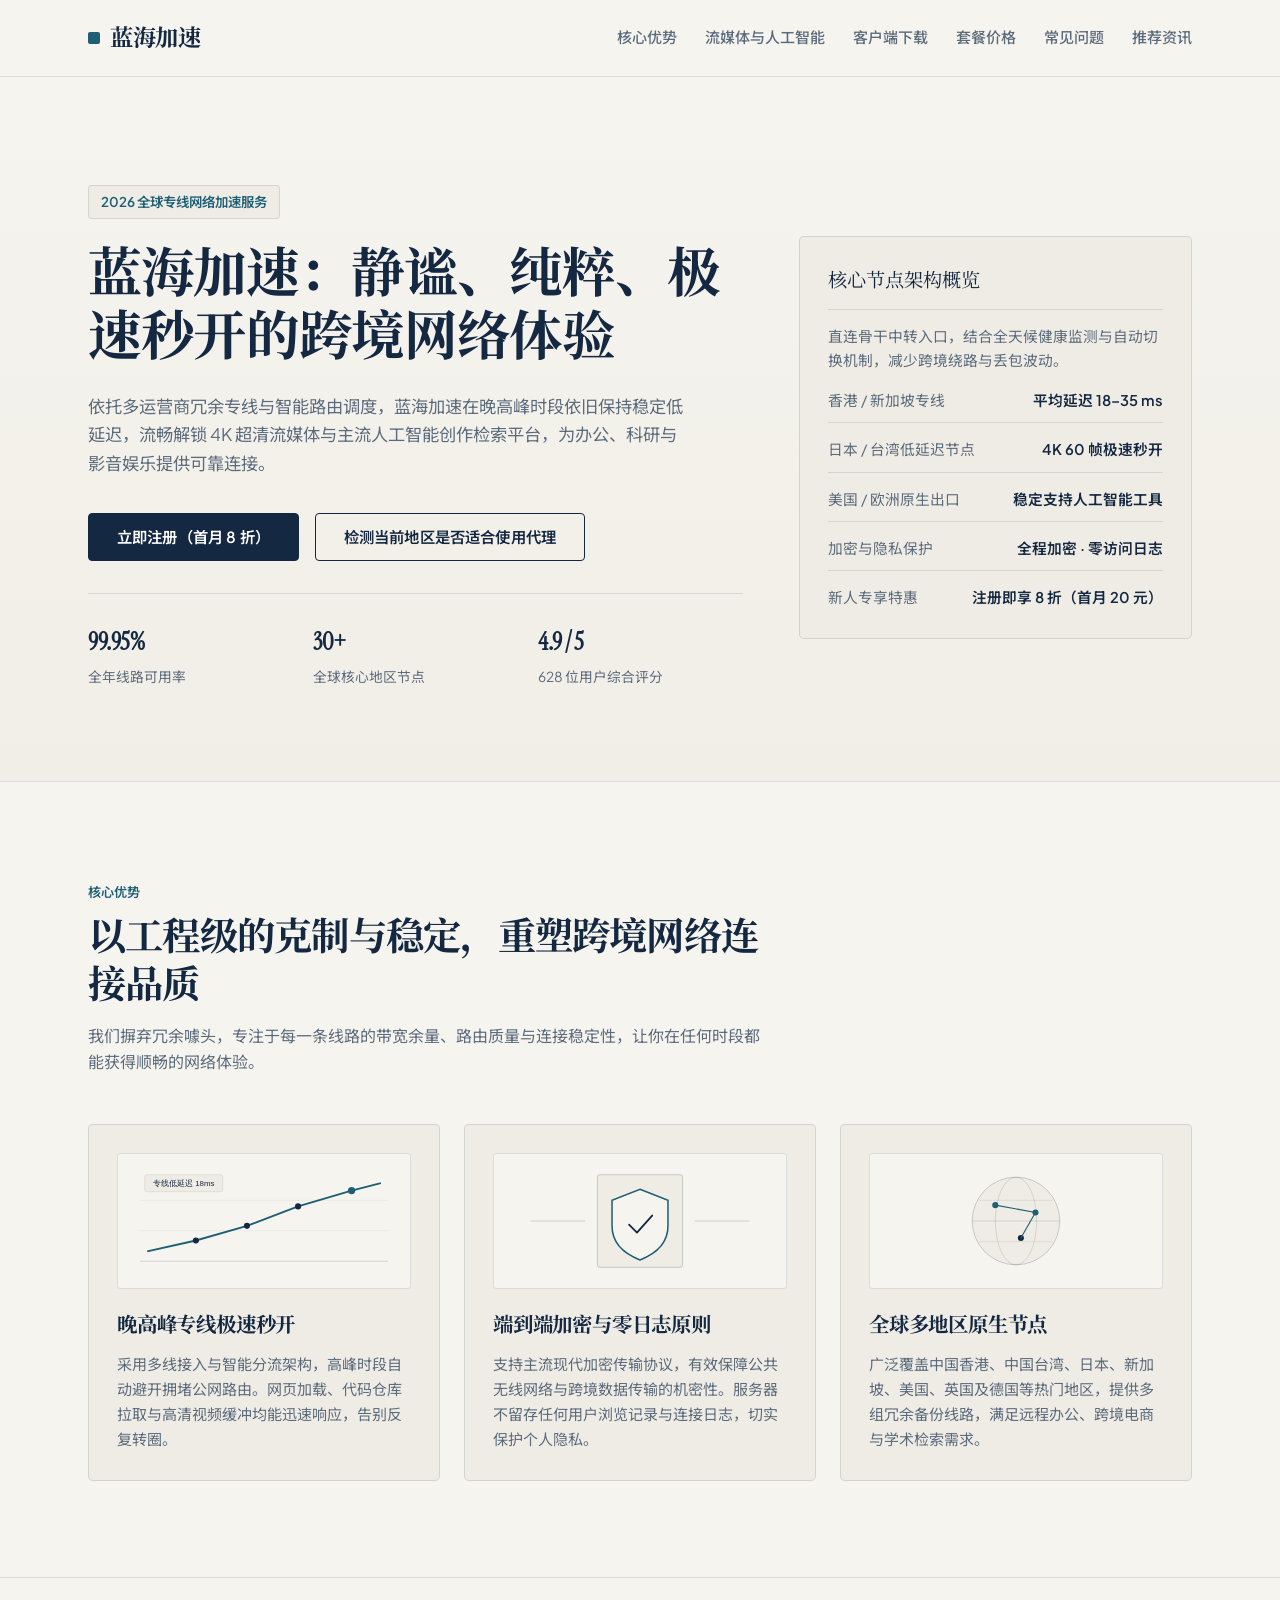
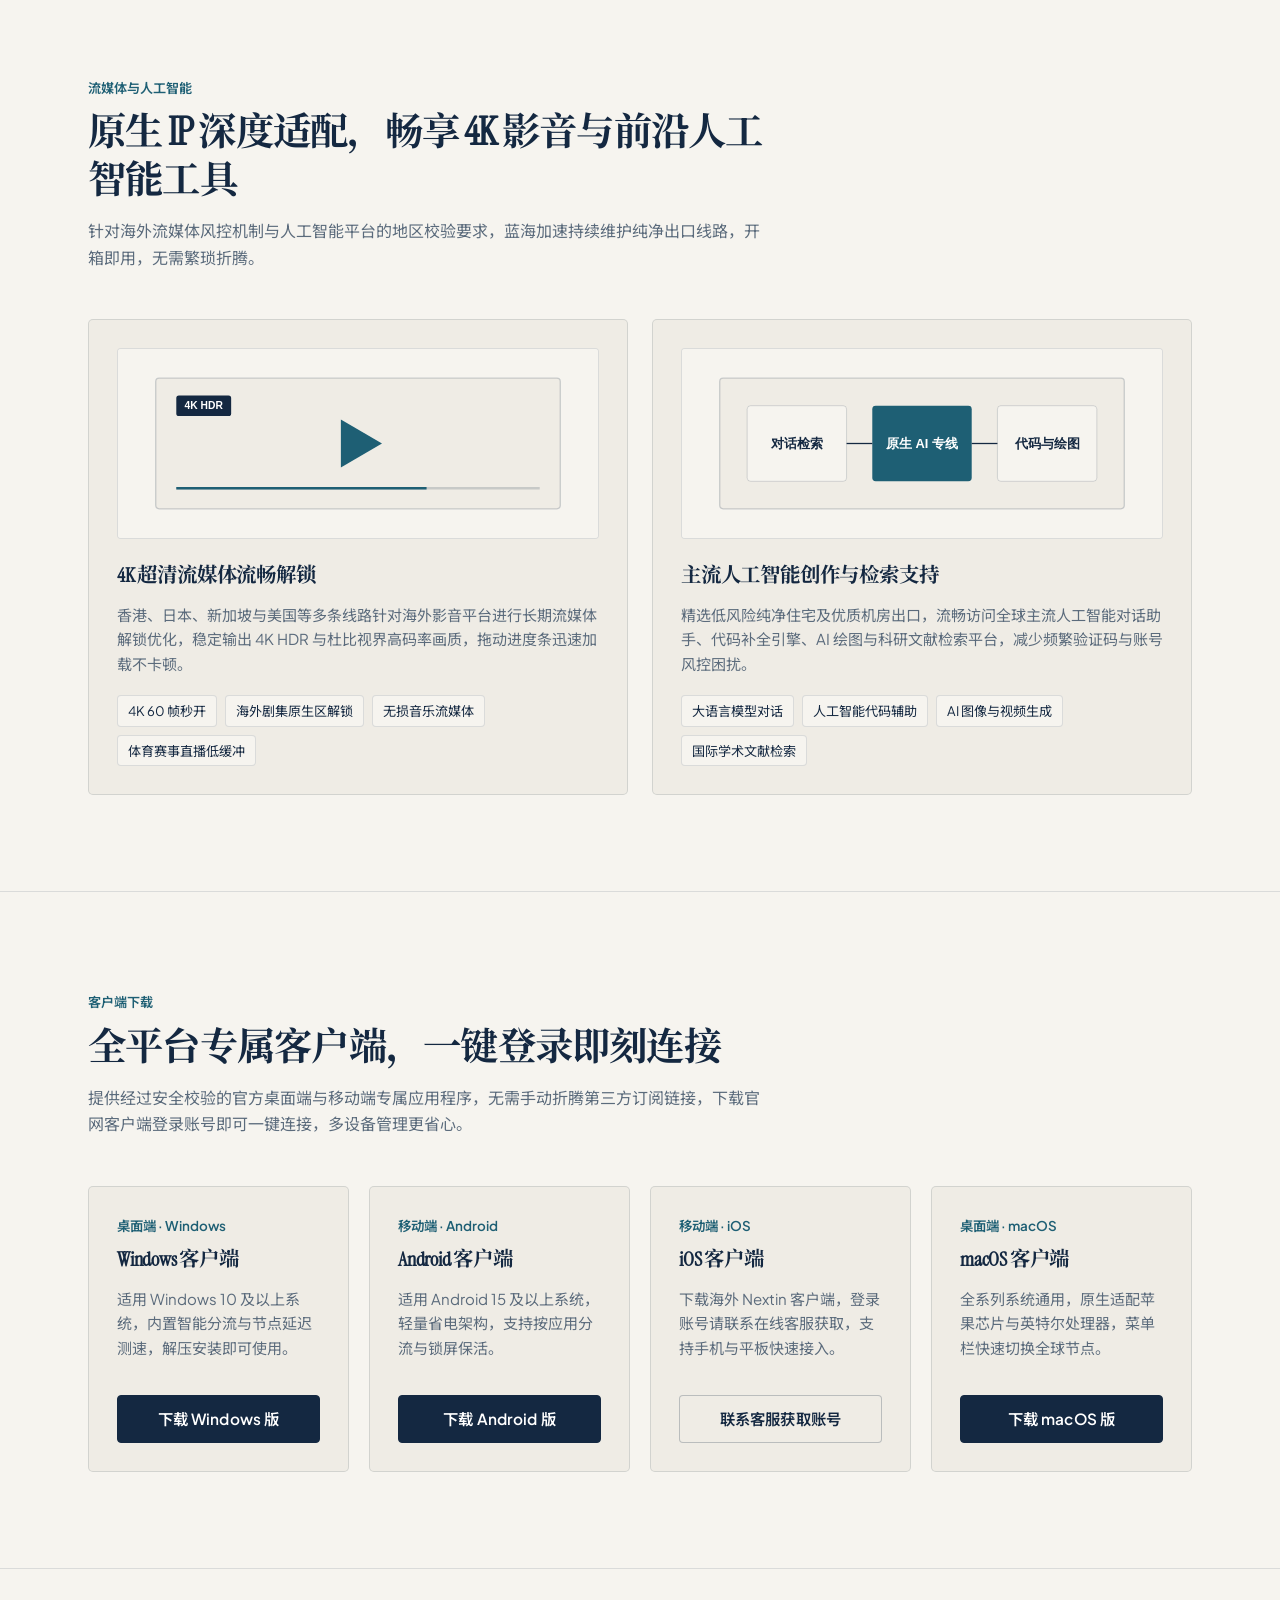
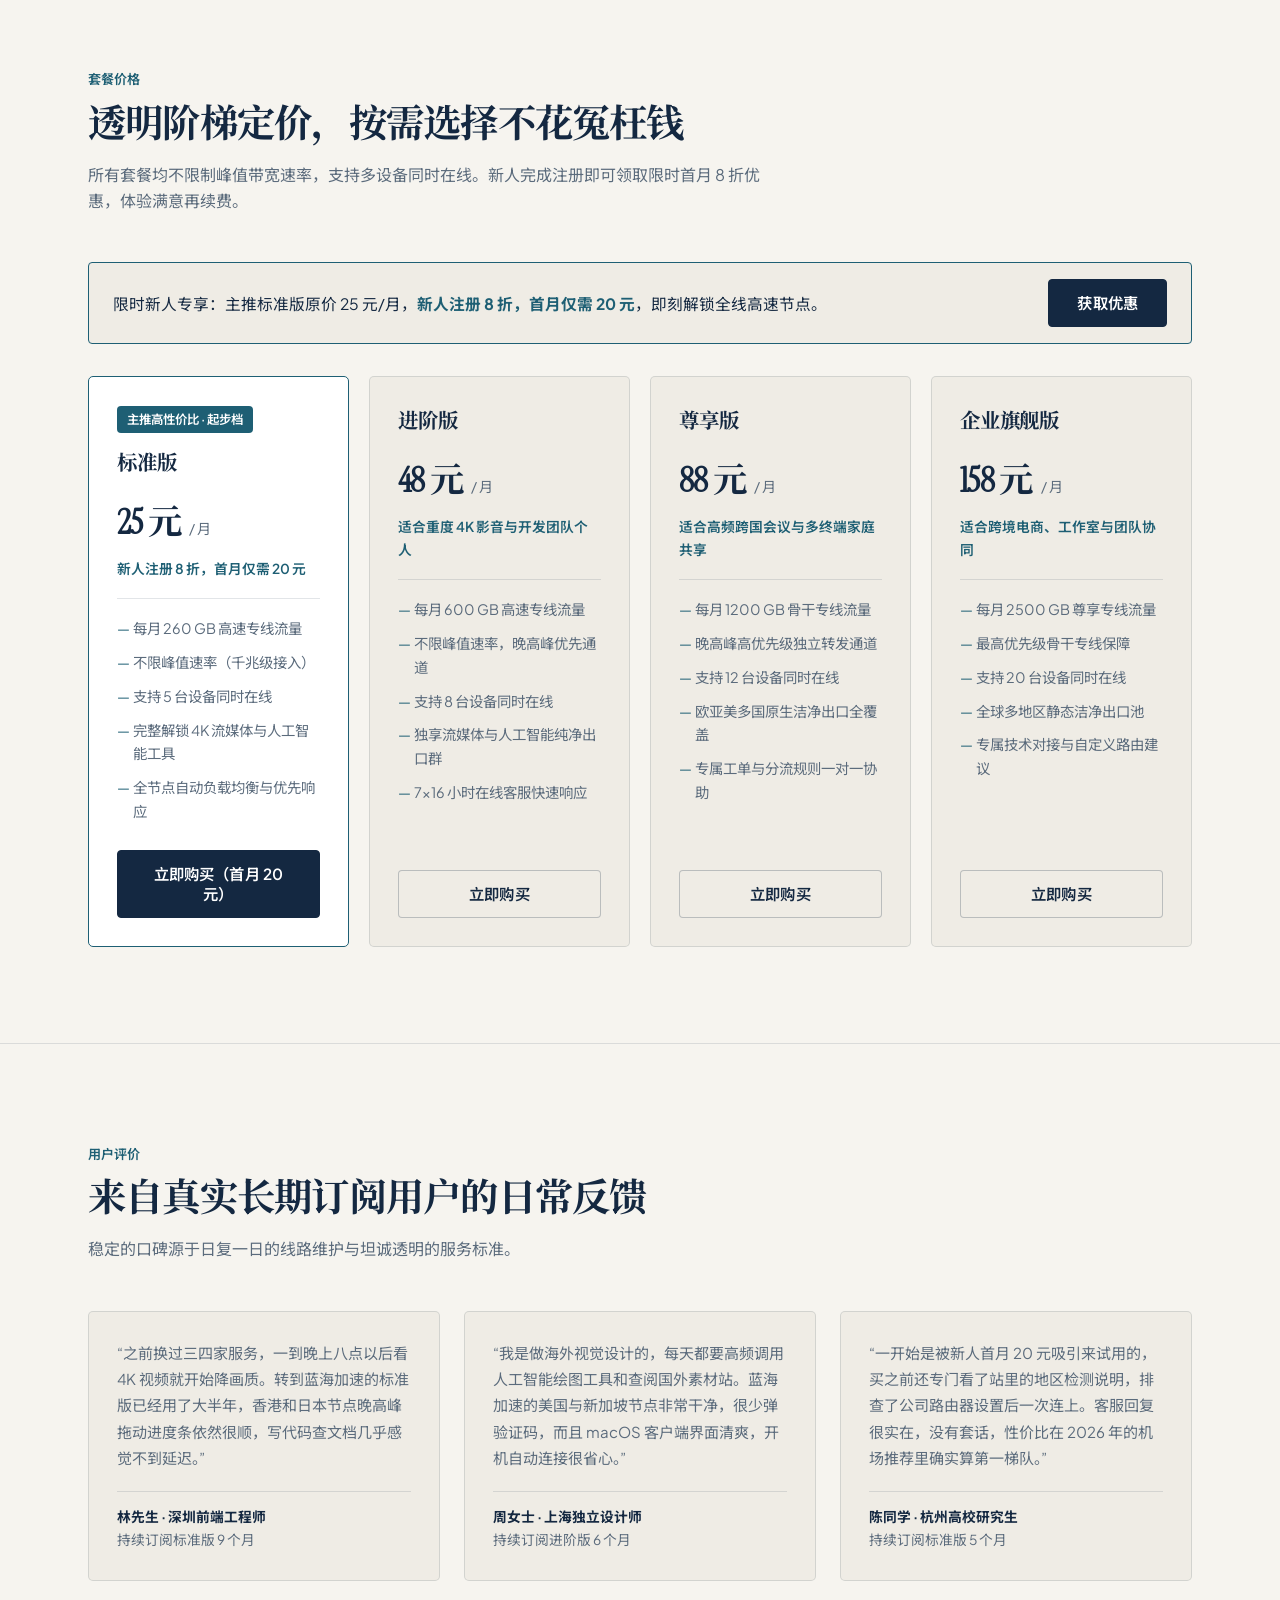
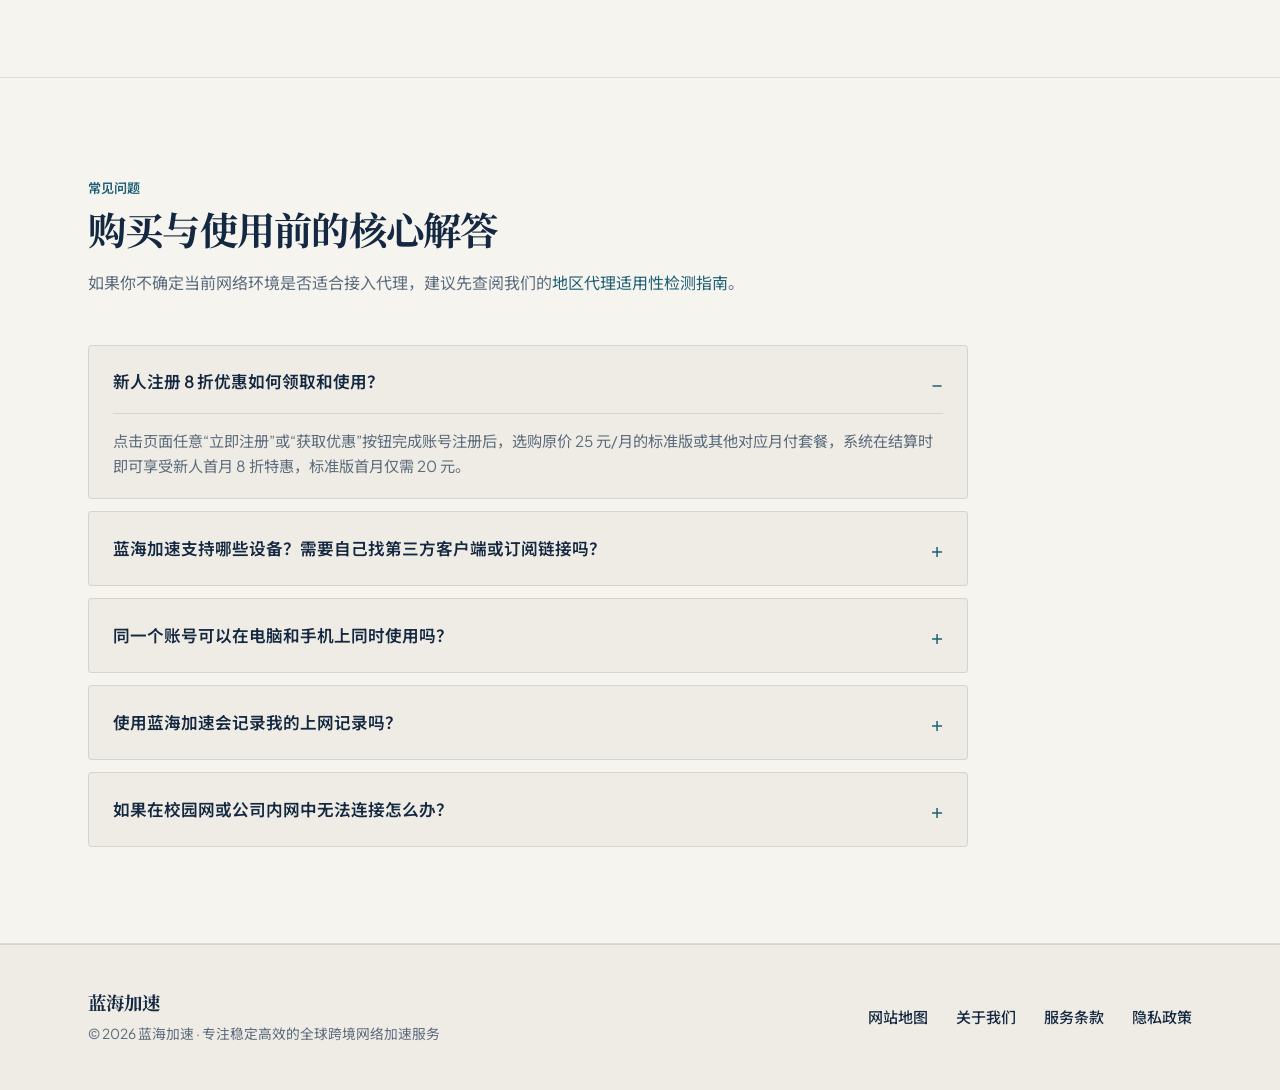
<file: index.html>
<!DOCTYPE html>
<html lang="zh-CN">
<head>
  <meta charset="UTF-8">
  <meta name="viewport" content="width=device-width, initial-scale=1.0">
  <title>蓝海加速官网 - 2026跨境科研与远程办公低延迟网络加速专线</title>
  <meta name="description" content="蓝海加速专注全球高速跨境网络加速，全节点晚高峰极速秒开，原生支持 4K 超清流媒体与主流人工智能工具。2026 高口碑机场推荐，兼容 Windows、macOS、Android 与 iOS 多端，新人注册享 8 折优惠，首月仅需 20 元。">
  <meta name="keywords" content="蓝海加速,网络加速,极速秒开,机场推荐,跨境网络加速,高速专线节点,4K流媒体解锁,人工智能加速">
  <link rel="canonical" href="https://lanhaijiasu.cfd/">
  <meta property="og:title" content="蓝海加速官网 - 极速秒开的跨境网络加速服务与高性价比机场推荐">
  <meta property="og:description" content="蓝海加速提供稳定低延迟的全球专线网络加速服务，支持 4K 流媒体与主流人工智能工具，全平台客户端一键接入，新人首月仅需 20 元。">
  <meta property="og:image" content="https://lanhaijiasu.cfd/assets/og-cover.svg">
  <meta property="og:url" content="https://lanhaijiasu.cfd/">
  <meta property="og:type" content="website">
  <link rel="preconnect" href="https://fonts.googleapis.com">
  <link rel="preconnect" href="https://fonts.gstatic.com" crossorigin>
  <link href="https://fonts.googleapis.com/css2?family=Instrument+Serif:ital@0;1&family=Noto+Sans+SC:wght@400;500;600;700&family=Noto+Serif+SC:wght@600;700&family=Plus+Jakarta+Sans:wght@400;500;600;700&display=swap" rel="stylesheet">
  <link rel="stylesheet" href="assets/style.css">
  <script type="application/ld+json">
  {
    "@context": "https://schema.org",
    "@type": "Product",
    "name": "蓝海加速",
    "description": "蓝海加速是一款面向全球用户的跨境网络加速服务，采用高速专线架构，支持 4K 超清流媒体播放与主流人工智能创作检索工具，兼容 Windows、macOS、Android、iOS 全平台设备。",
    "image": "https://lanhaijiasu.cfd/assets/og-cover.svg",
    "brand": {
      "@type": "Brand",
      "name": "蓝海加速"
    },
    "offers": {
      "@type": "AggregateOffer",
      "priceCurrency": "CNY",
      "lowPrice": "20",
      "highPrice": "158",
      "offerCount": "4",
      "availability": "https://schema.org/InStock",
      "url": "https://lanhaijiasu.cfd/"
    },
    "aggregateRating": {
      "@type": "AggregateRating",
      "ratingValue": "4.9",
      "reviewCount": "628"
    }
  }
  </script>
</head>
<body>
  <header class="site-header">
    <div class="container header-inner">
      <a href="https://lanhaijiasu.cfd/" class="brand-link">
        <span class="brand-mark" aria-hidden="true"></span>
        <span>蓝海加速</span>
      </a>
      <nav class="site-nav" aria-label="主导航">
        <a href="#advantages">核心优势</a>
        <a href="#media-ai">流媒体与人工智能</a>
        <a href="#download">客户端下载</a>
        <a href="#pricing">套餐价格</a>
        <a href="#faq">常见问题</a>
        <a href="zixun-7k2m.html">推荐资讯</a>
      </nav>
    </div>
  </header>

  <main>
    <section class="hero">
      <div class="container hero-grid">
        <div>
          <span class="hero-eyebrow">2026 全球专线网络加速服务</span>
          <h1>蓝海加速：静谧、纯粹、极速秒开的跨境网络体验</h1>
          <p class="hero-subtitle">依托多运营商冗余专线与智能路由调度，蓝海加速在晚高峰时段依旧保持稳定低延迟，流畅解锁 4K 超清流媒体与主流人工智能创作检索平台，为办公、科研与影音娱乐提供可靠连接。</p>
          <div class="hero-actions">
            <a href="https://cola.flyvaff.com/#/register/?code=ZUwI0gXX" class="btn btn-primary" rel="nofollow" target="_blank">立即注册（首月 8 折）</a>
            <a href="https://lanhaijiasu.cfd/diqu-jiance.html" class="btn btn-outline" target="_blank">检测当前地区是否适合使用代理</a>
          </div>
          <div class="hero-metrics">
            <div class="metric-item">
              <strong>99.95%</strong>
              <span>全年线路可用率</span>
            </div>
            <div class="metric-item">
              <strong>30+</strong>
              <span>全球核心地区节点</span>
            </div>
            <div class="metric-item">
              <strong>4.9 / 5</strong>
              <span>628 位用户综合评分</span>
            </div>
          </div>
        </div>
        <aside class="hero-aside" aria-label="线路实时概览">
          <div class="hero-aside-title">核心节点架构概览</div>
          <p style="font-size: 0.92rem; color: var(--ink-secondary);">直连骨干中转入口，结合全天候健康监测与自动切换机制，减少跨境绕路与丢包波动。</p>
          <ul class="hero-aside-list">
            <li><span>香港 / 新加坡专线</span><strong>平均延迟 18–35 ms</strong></li>
            <li><span>日本 / 台湾低延迟节点</span><strong>4K 60 帧极速秒开</strong></li>
            <li><span>美国 / 欧洲原生出口</span><strong>稳定支持人工智能工具</strong></li>
            <li><span>加密与隐私保护</span><strong>全程加密 · 零访问日志</strong></li>
            <li><span>新人专享特惠</span><strong>注册即享 8 折（首月 20 元）</strong></li>
          </ul>
        </aside>
      </div>
    </section>

    <section id="advantages" class="section">
      <div class="container">
        <div class="section-header">
          <span class="section-label">核心优势</span>
          <h2>以工程级的克制与稳定，重塑跨境网络连接品质</h2>
          <p>我们摒弃冗余噱头，专注于每一条线路的带宽余量、路由质量与连接稳定性，让你在任何时段都能获得顺畅的网络体验。</p>
        </div>
        <div class="grid-3">
          <article class="card">
            <div class="card-media">
              <img src="assets/card-speed.svg" alt="蓝海加速专线低延迟路由与极速秒开速度曲线示意图" width="480" height="220">
            </div>
            <h3>晚高峰专线极速秒开</h3>
            <p>采用多线接入与智能分流架构，高峰时段自动避开拥堵公网路由。网页加载、代码仓库拉取与高清视频缓冲均能迅速响应，告别反复转圈。</p>
          </article>
          <article class="card">
            <div class="card-media">
              <img src="assets/card-security.svg" alt="蓝海加速端到端加密传输与零日志隐私安全防护示意图" width="480" height="220">
            </div>
            <h3>端到端加密与零日志原则</h3>
            <p>支持主流现代加密传输协议，有效保障公共无线网络与跨境数据传输的机密性。服务器不留存任何用户浏览记录与连接日志，切实保护个人隐私。</p>
          </article>
          <article class="card">
            <div class="card-media">
              <img src="assets/card-global.svg" alt="蓝海加速覆盖亚洲欧洲北美多地区全球高速节点网络示意图" width="480" height="220">
            </div>
            <h3>全球多地区原生节点</h3>
            <p>广泛覆盖中国香港、中国台湾、日本、新加坡、美国、英国及德国等热门地区，提供多组冗余备份线路，满足远程办公、跨境电商与学术检索需求。</p>
          </article>
        </div>
      </div>
    </section>

    <section id="media-ai" class="section">
      <div class="container">
        <div class="section-header">
          <span class="section-label">流媒体与人工智能</span>
          <h2>原生 IP 深度适配，畅享 4K 影音与前沿人工智能工具</h2>
          <p>针对海外流媒体风控机制与人工智能平台的地区校验要求，蓝海加速持续维护纯净出口线路，开箱即用，无需繁琐折腾。</p>
        </div>
        <div class="grid-2">
          <article class="card">
            <div class="card-media">
              <img src="assets/card-streaming.svg" alt="蓝海加速支持 4K HDR 超清流媒体播放与高码率流畅解码示意图" width="560" height="220">
            </div>
            <h3>4K 超清流媒体流畅解锁</h3>
            <p>香港、日本、新加坡与美国等多条线路针对海外影音平台进行长期流媒体解锁优化，稳定输出 4K HDR 与杜比视界高码率画质，拖动进度条迅速加载不卡顿。</p>
            <div class="feature-tags">
              <span class="tag">4K 60 帧秒开</span>
              <span class="tag">海外剧集原生区解锁</span>
              <span class="tag">无损音乐流媒体</span>
              <span class="tag">体育赛事直播低缓冲</span>
            </div>
          </article>
          <article class="card">
            <div class="card-media">
              <img src="assets/card-ai.svg" alt="蓝海加速原生 AI 专线支持主流人工智能对话检索与绘图编程工具示意图" width="560" height="220">
            </div>
            <h3>主流人工智能创作与检索支持</h3>
            <p>精选低风险纯净住宅及优质机房出口，流畅访问全球主流人工智能对话助手、代码补全引擎、AI 绘图与科研文献检索平台，减少频繁验证码与账号风控困扰。</p>
            <div class="feature-tags">
              <span class="tag">大语言模型对话</span>
              <span class="tag">人工智能代码辅助</span>
              <span class="tag">AI 图像与视频生成</span>
              <span class="tag">国际学术文献检索</span>
            </div>
          </article>
        </div>
      </div>
    </section>

    <section id="download" class="section">
      <div class="container">
        <div class="section-header">
          <span class="section-label">客户端下载</span>
          <h2>全平台专属客户端，一键登录即刻连接</h2>
          <p>提供经过安全校验的官方桌面端与移动端专属应用程序，无需手动折腾第三方订阅链接，下载官网客户端登录账号即可一键连接，多设备管理更省心。</p>
        </div>
        <div class="grid-4">
          <article class="card download-card">
            <div>
              <div class="download-meta">桌面端 · Windows</div>
              <h3>Windows 客户端</h3>
              <p class="download-note">适用 Windows 10 及以上系统，内置智能分流与节点延迟测速，解压安装即可使用。</p>
            </div>
            <a href="https://feiv13.oss-ap-southeast-1.aliyuncs.com/v1.0.0/flyvcloud-3.0.0-windows.zip" class="btn btn-primary btn-block" rel="nofollow" target="_blank">下载 Windows 版</a>
          </article>

          <article class="card download-card">
            <div>
              <div class="download-meta">移动端 · Android</div>
              <h3>Android 客户端</h3>
              <p class="download-note">适用 Android 15 及以上系统，轻量省电架构，支持按应用分流与锁屏保活。</p>
            </div>
            <a href="https://app.flyvttt.sbs/v1.0.0/flyvcloud-3.0.0-universal.apk" class="btn btn-primary btn-block" rel="nofollow" target="_blank">下载 Android 版</a>
          </article>

          <article class="card download-card">
            <div>
              <div class="download-meta">移动端 · iOS</div>
              <h3>iOS 客户端</h3>
              <p class="download-note">下载海外 Nextin 客户端，登录账号请联系在线客服获取，支持手机与平板快速接入。</p>
            </div>
            <a href="https://cola.flyvaff.com/#/register/?code=ZUwI0gXX" class="btn btn-subtle btn-block" rel="nofollow" target="_blank">联系客服获取账号</a>
          </article>

          <article class="card download-card">
            <div>
              <div class="download-meta">桌面端 · macOS</div>
              <h3>macOS 客户端</h3>
              <p class="download-note">全系列系统通用，原生适配苹果芯片与英特尔处理器，菜单栏快速切换全球节点。</p>
            </div>
            <a href="https://feiv13.oss-ap-southeast-1.aliyuncs.com/v1.0.0/flyvcloud-3.0.0-macos.zip" class="btn btn-primary btn-block" rel="nofollow" target="_blank">下载 macOS 版</a>
          </article>
        </div>
      </div>
    </section>

    <section id="pricing" class="section">
      <div class="container">
        <div class="section-header">
          <span class="section-label">套餐价格</span>
          <h2>透明阶梯定价，按需选择不花冤枉钱</h2>
          <p>所有套餐均不限制峰值带宽速率，支持多设备同时在线。新人完成注册即可领取限时首月 8 折优惠，体验满意再续费。</p>
        </div>

        <div class="promo-banner">
          <p>限时新人专享：主推标准版原价 25 元/月，<strong>新人注册 8 折，首月仅需 20 元</strong>，即刻解锁全线高速节点。</p>
          <a href="https://cola.flyvaff.com/#/register/?code=ZUwI0gXX" class="btn btn-primary" rel="nofollow" target="_blank">获取优惠</a>
        </div>

        <div class="grid-4">
          <article class="card pricing-card featured">
            <div>
              <span class="pricing-badge">主推高性价比 · 起步档</span>
              <h3>标准版</h3>
              <div class="pricing-price">
                <span class="amount">25 元</span>
                <span class="unit">/ 月</span>
              </div>
              <div class="pricing-discount">新人注册 8 折，首月仅需 20 元</div>
              <ul class="pricing-list">
                <li>每月 260 GB 高速专线流量</li>
                <li>不限峰值速率（千兆级接入）</li>
                <li>支持 5 台设备同时在线</li>
                <li>完整解锁 4K 流媒体与人工智能工具</li>
                <li>全节点自动负载均衡与优先响应</li>
              </ul>
            </div>
            <a href="https://cola.flyvaff.com/#/register/?code=ZUwI0gXX" class="btn btn-primary btn-block" rel="nofollow" target="_blank">立即购买（首月 20 元）</a>
          </article>

          <article class="card pricing-card">
            <div>
              <h3>进阶版</h3>
              <div class="pricing-price">
                <span class="amount">48 元</span>
                <span class="unit">/ 月</span>
              </div>
              <div class="pricing-discount">适合重度 4K 影音与开发团队个人</div>
              <ul class="pricing-list">
                <li>每月 600 GB 高速专线流量</li>
                <li>不限峰值速率，晚高峰优先通道</li>
                <li>支持 8 台设备同时在线</li>
                <li>独享流媒体与人工智能纯净出口群</li>
                <li>7×16 小时在线客服快速响应</li>
              </ul>
            </div>
            <a href="https://cola.flyvaff.com/#/register/?code=ZUwI0gXX" class="btn btn-subtle btn-block" rel="nofollow" target="_blank">立即购买</a>
          </article>

          <article class="card pricing-card">
            <div>
              <h3>尊享版</h3>
              <div class="pricing-price">
                <span class="amount">88 元</span>
                <span class="unit">/ 月</span>
              </div>
              <div class="pricing-discount">适合高频跨国会议与多终端家庭共享</div>
              <ul class="pricing-list">
                <li>每月 1200 GB 骨干专线流量</li>
                <li>晚高峰高优先级独立转发通道</li>
                <li>支持 12 台设备同时在线</li>
                <li>欧亚美多国原生洁净出口全覆盖</li>
                <li>专属工单与分流规则一对一协助</li>
              </ul>
            </div>
            <a href="https://cola.flyvaff.com/#/register/?code=ZUwI0gXX" class="btn btn-subtle btn-block" rel="nofollow" target="_blank">立即购买</a>
          </article>

          <article class="card pricing-card">
            <div>
              <h3>企业旗舰版</h3>
              <div class="pricing-price">
                <span class="amount">158 元</span>
                <span class="unit">/ 月</span>
              </div>
              <div class="pricing-discount">适合跨境电商、工作室与团队协同</div>
              <ul class="pricing-list">
                <li>每月 2500 GB 尊享专线流量</li>
                <li>最高优先级骨干专线保障</li>
                <li>支持 20 台设备同时在线</li>
                <li>全球多地区静态洁净出口池</li>
                <li>专属技术对接与自定义路由建议</li>
              </ul>
            </div>
            <a href="https://cola.flyvaff.com/#/register/?code=ZUwI0gXX" class="btn btn-subtle btn-block" rel="nofollow" target="_blank">立即购买</a>
          </article>
        </div>
      </div>
    </section>

    <section class="section">
      <div class="container">
        <div class="section-header">
          <span class="section-label">用户评价</span>
          <h2>来自真实长期订阅用户的日常反馈</h2>
          <p>稳定的口碑源于日复一日的线路维护与坦诚透明的服务标准。</p>
        </div>
        <div class="grid-3">
          <article class="card">
            <p class="review-quote">“之前换过三四家服务，一到晚上八点以后看 4K 视频就开始降画质。转到蓝海加速的标准版已经用了大半年，香港和日本节点晚高峰拖动进度条依然很顺，写代码查文档几乎感觉不到延迟。”</p>
            <div class="review-author">
              <strong>林先生 · 深圳前端工程师</strong>
              <span>持续订阅标准版 9 个月</span>
            </div>
          </article>
          <article class="card">
            <p class="review-quote">“我是做海外视觉设计的，每天都要高频调用人工智能绘图工具和查阅国外素材站。蓝海加速的美国与新加坡节点非常干净，很少弹验证码，而且 macOS 客户端界面清爽，开机自动连接很省心。”</p>
            <div class="review-author">
              <strong>周女士 · 上海独立设计师</strong>
              <span>持续订阅进阶版 6 个月</span>
            </div>
          </article>
          <article class="card">
            <p class="review-quote">“一开始是被新人首月 20 元吸引来试用的，买之前还专门看了站里的地区检测说明，排查了公司路由器设置后一次连上。客服回复很实在，没有套话，性价比在 2026 年的机场推荐里确实算第一梯队。”</p>
            <div class="review-author">
              <strong>陈同学 · 杭州高校研究生</strong>
              <span>持续订阅标准版 5 个月</span>
            </div>
          </article>
        </div>
      </div>
    </section>

    <section id="faq" class="section">
      <div class="container">
        <div class="section-header">
          <span class="section-label">常见问题</span>
          <h2>购买与使用前的核心解答</h2>
          <p>如果你不确定当前网络环境是否适合接入代理，建议先查阅我们的<a href="https://lanhaijiasu.cfd/diqu-jiance.html" target="_blank">地区代理适用性检测指南</a>。</p>
        </div>
        <div class="faq-list">
          <details class="faq-item" open>
            <summary>新人注册 8 折优惠如何领取和使用？</summary>
            <div class="faq-answer">点击页面任意“立即注册”或“获取优惠”按钮完成账号注册后，选购原价 25 元/月的标准版或其他对应月付套餐，系统在结算时即可享受新人首月 8 折特惠，标准版首月仅需 20 元。</div>
          </details>
          <details class="faq-item">
            <summary>蓝海加速支持哪些设备？需要自己找第三方客户端或订阅链接吗？</summary>
            <div class="faq-answer">无需配置任何第三方客户端或手动导入第三方订阅链接，直接下载官网专属客户端使用更方便、更稳定。我们提供 Windows（适用 Windows 10 及以上）、Android（适用 Android 15 及以上）与 macOS（全系列通用）官方客户端，安装登录账号即可自动同步全部高速节点；iOS 用户下载海外 Nextin 客户端并联系在线客服获取登录账号即可快速接入。</div>
          </details>
          <details class="faq-item">
            <summary>同一个账号可以在电脑和手机上同时使用吗？</summary>
            <div class="faq-answer">可以。不同套餐支持 3 台至 15 台设备同时在线，例如主推标准版支持 5 台设备并发连接，足够覆盖个人日常使用的电脑、手机与平板。</div>
          </details>
          <details class="faq-item">
            <summary>使用蓝海加速会记录我的上网记录吗？</summary>
            <div class="faq-answer">绝对不会。蓝海加速严格执行无日志隐私政策，不记录、不存储、不追踪用户的访问网站列表、DNS 查询历史与具体通信内容，详情可查阅页脚的《隐私政策》。</div>
          </details>
          <details class="faq-item">
            <summary>如果在校园网或公司内网中无法连接怎么办？</summary>
            <div class="faq-answer">部分校园网、企业内网或特定地区网络环境可能存在防火墙策略限制。建议先打开“检测当前地区是否适合使用代理”页面，对照自检清单判断属于管理员内网封锁还是跨境路由受限，并尝试切换加密传输协议或联系在线客服协助排查。</div>
          </details>
        </div>
      </div>
    </section>
  </main>

  <footer class="site-footer">
    <div class="container footer-inner">
      <div>
        <div class="footer-brand">蓝海加速</div>
        <div class="footer-copy">© 2026 蓝海加速 · 专注稳定高效的全球跨境网络加速服务</div>
      </div>
      <nav class="footer-links" aria-label="页脚导航">
        <a href="sitemap.html" target="_blank">网站地图</a>
        <a href="about.html" target="_blank">关于我们</a>
        <a href="terms.html" target="_blank">服务条款</a>
        <a href="privacy.html" target="_blank">隐私政策</a>
      </nav>
    </div>
  </footer>
</body>
</html>
</file>
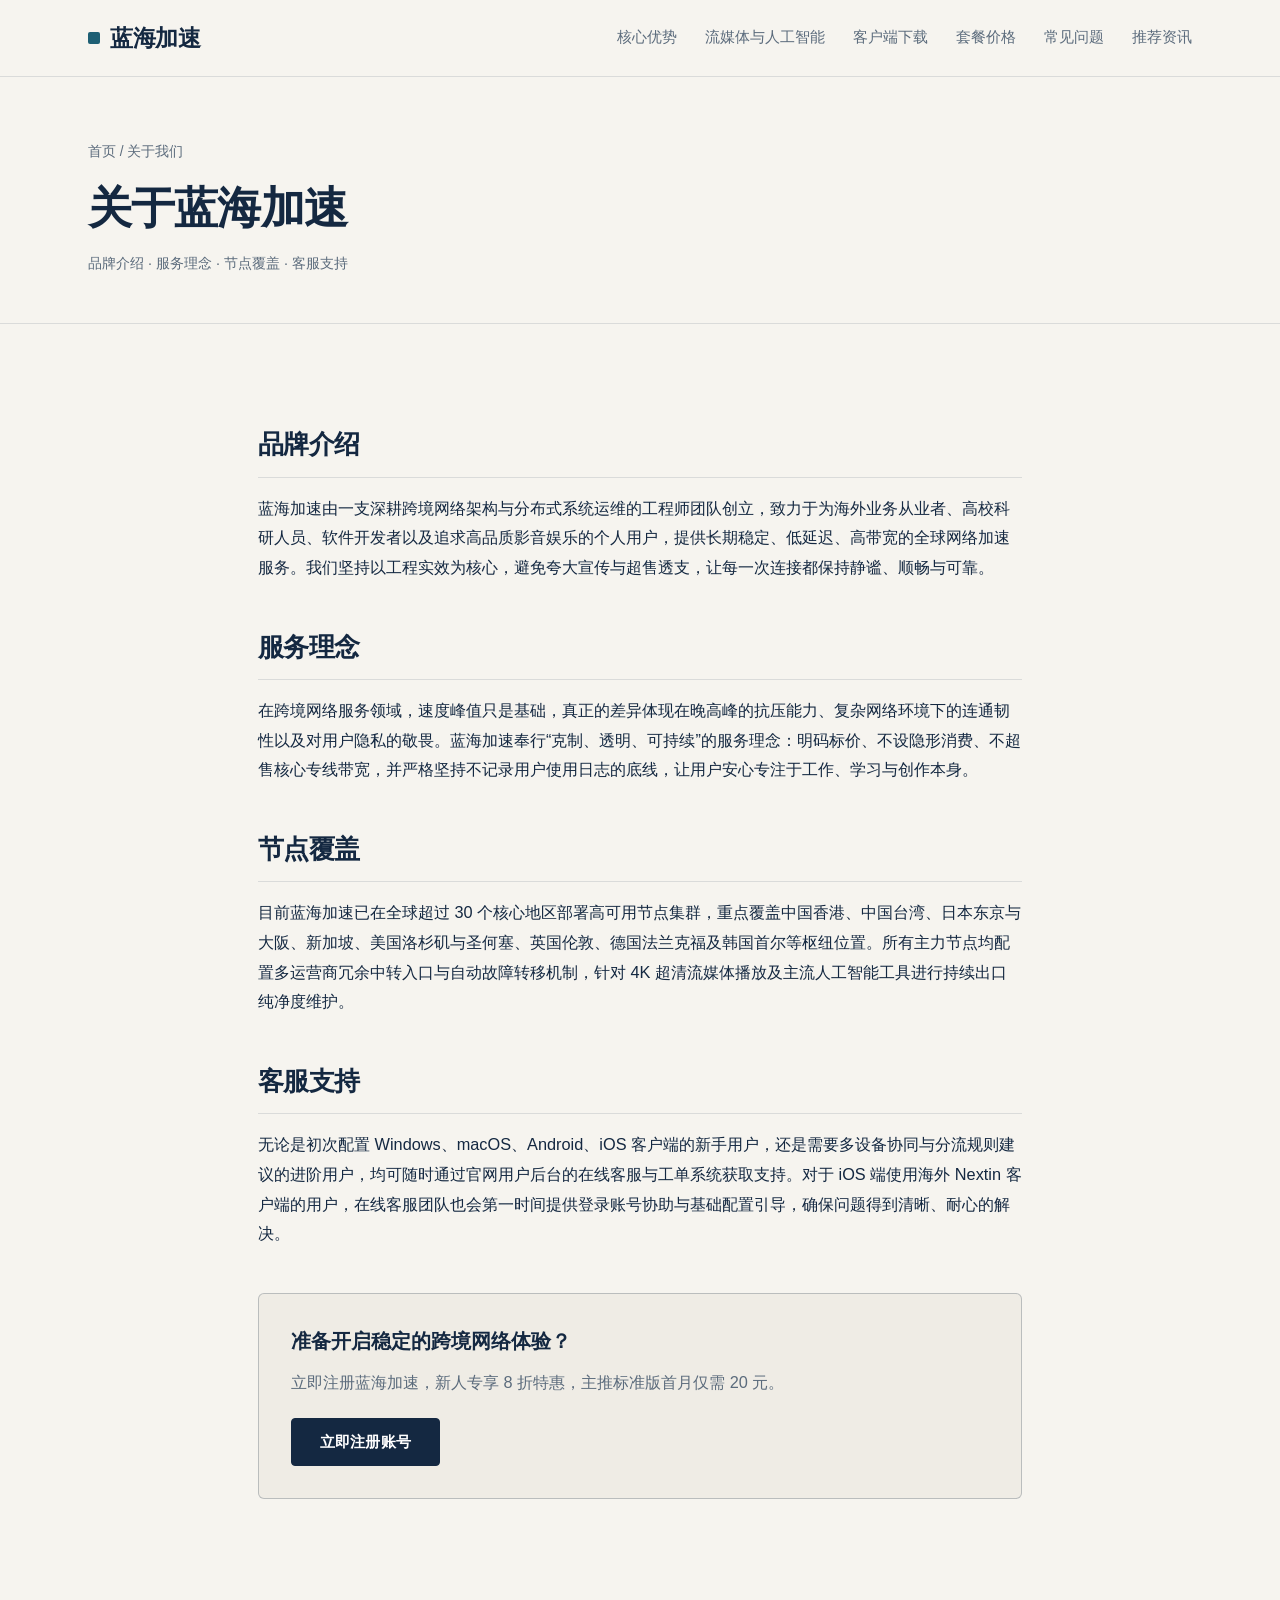
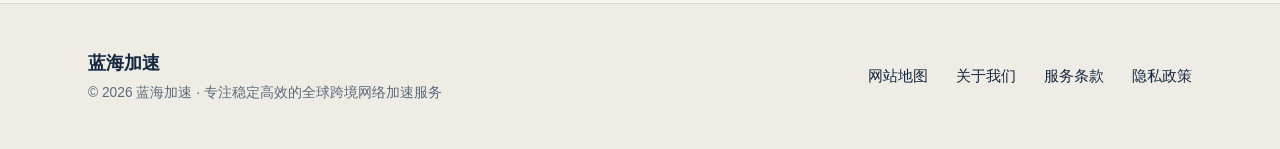
<file: about.html>
<!DOCTYPE html>
<html lang="zh-CN">
<head>
  <meta charset="UTF-8">
  <meta name="viewport" content="width=device-width, initial-scale=1.0">
  <title>关于我们 - 蓝海加速</title>
  <meta name="description" content="了解蓝海加速的品牌介绍、服务理念、全球节点覆盖架构以及全天候在线客服支持体系。">
  <meta name="keywords" content="关于蓝海加速,蓝海加速品牌介绍,全球节点覆盖,在线客服支持">
  <link rel="canonical" href="https://lanhaijiasu.cfd/about.html">
  <link rel="stylesheet" href="assets/style.css">
</head>
<body>
  <header class="site-header">
    <div class="container header-inner">
      <a href="https://lanhaijiasu.cfd/" class="brand-link">
        <span class="brand-mark" aria-hidden="true"></span>
        <span>蓝海加速</span>
      </a>
      <nav class="site-nav" aria-label="主导航">
        <a href="index.html#advantages">核心优势</a>
        <a href="index.html#media-ai">流媒体与人工智能</a>
        <a href="index.html#download">客户端下载</a>
        <a href="index.html#pricing">套餐价格</a>
        <a href="index.html#faq">常见问题</a>
        <a href="zixun-7k2m.html">推荐资讯</a>
      </nav>
    </div>
  </header>

  <main>
    <section class="page-hero">
      <div class="container">
        <div class="breadcrumb"><a href="https://lanhaijiasu.cfd/">首页</a> / 关于我们</div>
        <h1>关于蓝海加速</h1>
        <div class="page-meta"><span>品牌介绍 · 服务理念 · 节点覆盖 · 客服支持</span></div>
      </div>
    </section>

    <section class="article-layout">
      <div class="container prose">
        <h2>品牌介绍</h2>
        <p>蓝海加速由一支深耕跨境网络架构与分布式系统运维的工程师团队创立，致力于为海外业务从业者、高校科研人员、软件开发者以及追求高品质影音娱乐的个人用户，提供长期稳定、低延迟、高带宽的全球网络加速服务。我们坚持以工程实效为核心，避免夸大宣传与超售透支，让每一次连接都保持静谧、顺畅与可靠。</p>

        <h2>服务理念</h2>
        <p>在跨境网络服务领域，速度峰值只是基础，真正的差异体现在晚高峰的抗压能力、复杂网络环境下的连通韧性以及对用户隐私的敬畏。蓝海加速奉行“克制、透明、可持续”的服务理念：明码标价、不设隐形消费、不超售核心专线带宽，并严格坚持不记录用户使用日志的底线，让用户安心专注于工作、学习与创作本身。</p>

        <h2>节点覆盖</h2>
        <p>目前蓝海加速已在全球超过 30 个核心地区部署高可用节点集群，重点覆盖中国香港、中国台湾、日本东京与大阪、新加坡、美国洛杉矶与圣何塞、英国伦敦、德国法兰克福及韩国首尔等枢纽位置。所有主力节点均配置多运营商冗余中转入口与自动故障转移机制，针对 4K 超清流媒体播放及主流人工智能工具进行持续出口纯净度维护。</p>

        <h2>客服支持</h2>
        <p>无论是初次配置 Windows、macOS、Android、iOS 客户端的新手用户，还是需要多设备协同与分流规则建议的进阶用户，均可随时通过官网用户后台的在线客服与工单系统获取支持。对于 iOS 端使用海外 Nextin 客户端的用户，在线客服团队也会第一时间提供登录账号协助与基础配置引导，确保问题得到清晰、耐心的解决。</p>

        <div class="cta-box">
          <h3>准备开启稳定的跨境网络体验？</h3>
          <p>立即注册蓝海加速，新人专享 8 折特惠，主推标准版首月仅需 20 元。</p>
          <a href="https://cola.flyvaff.com/#/register/?code=ZUwI0gXX" class="btn btn-primary" rel="nofollow" target="_blank">立即注册账号</a>
        </div>
      </div>
    </section>
  </main>

  <footer class="site-footer">
    <div class="container footer-inner">
      <div>
        <div class="footer-brand">蓝海加速</div>
        <div class="footer-copy">© 2026 蓝海加速 · 专注稳定高效的全球跨境网络加速服务</div>
      </div>
      <nav class="footer-links" aria-label="页脚导航">
        <a href="sitemap.html" target="_blank">网站地图</a>
        <a href="about.html" target="_blank">关于我们</a>
        <a href="terms.html" target="_blank">服务条款</a>
        <a href="privacy.html" target="_blank">隐私政策</a>
      </nav>
    </div>
  </footer>
</body>
</html>
</file>
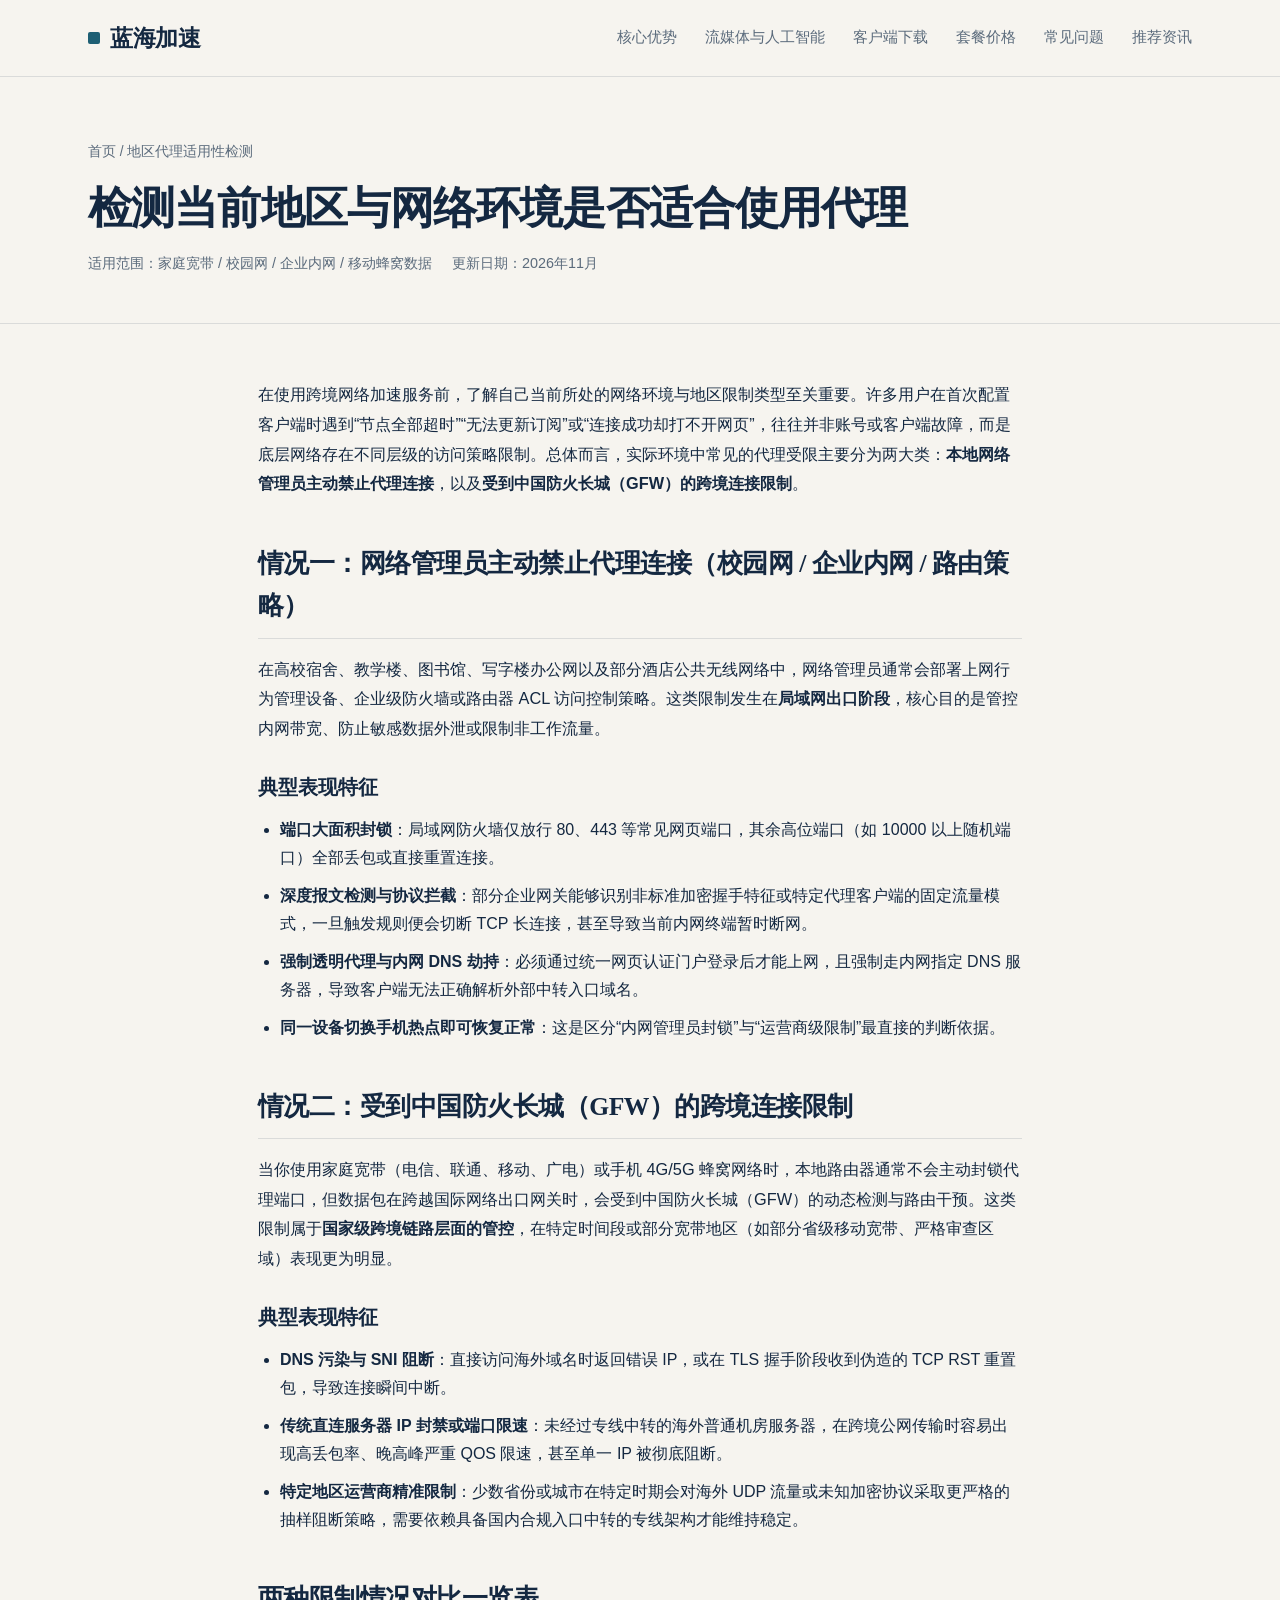
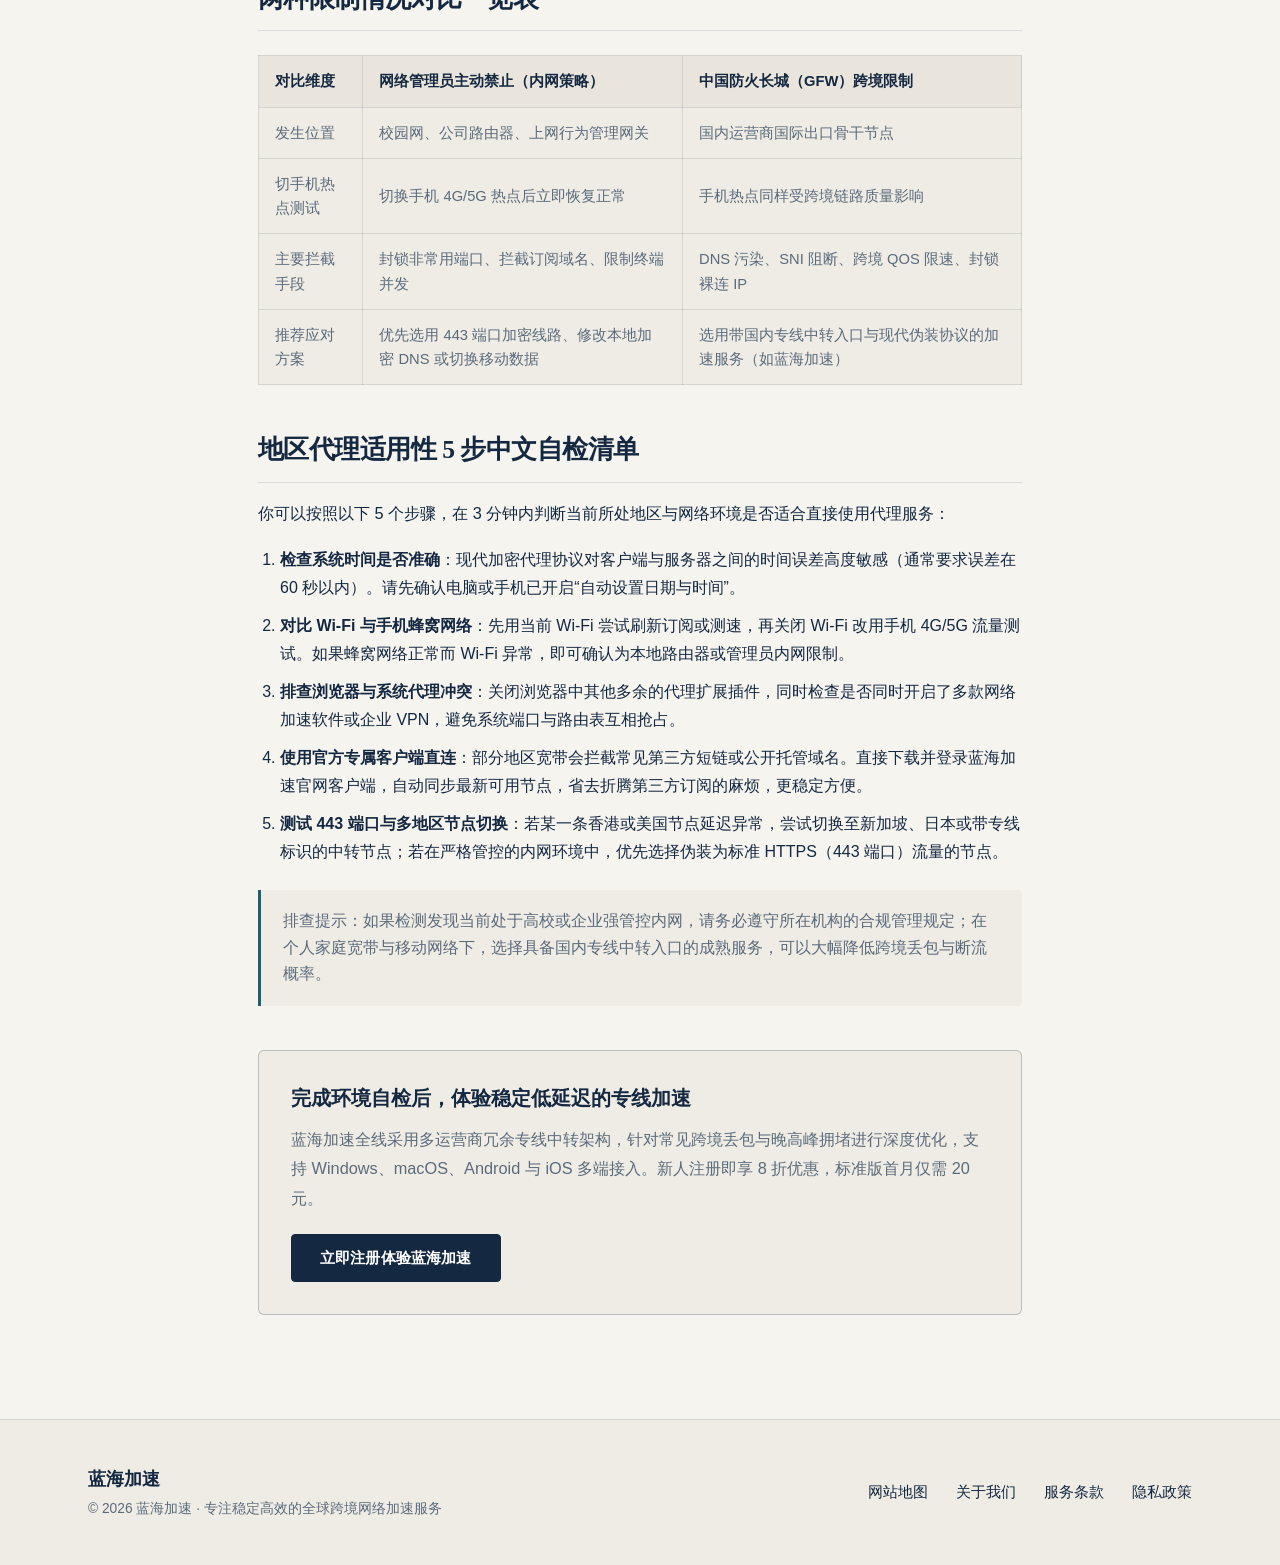
<file: diqu-jiance.html>
<!DOCTYPE html>
<html lang="zh-CN">
<head>
  <meta charset="UTF-8">
  <meta name="viewport" content="width=device-width, initial-scale=1.0">
  <title>当前地区是否适合使用代理检测指南 - 蓝海加速</title>
  <meta name="description" content="蓝海加速地区代理适用性检测与网络限制排查指南，详解校园网企业内网管理员禁连与中国防火长城（GFW）跨境限制的区别与完整自检清单。">
  <meta name="keywords" content="地区代理检测,是否适合使用代理,校园网禁止代理,GFW跨境限制,蓝海加速网络排查">
  <link rel="canonical" href="https://lanhaijiasu.cfd/diqu-jiance.html">
  <meta property="og:title" content="当前地区是否适合使用代理检测指南 - 蓝海加速">
  <meta property="og:description" content="全面解析网络管理员主动禁连与跨境网络限制的成因，提供可落地的中文自检清单与优化建议。">
  <meta property="og:image" content="https://lanhaijiasu.cfd/assets/og-cover.svg">
  <meta property="og:url" content="https://lanhaijiasu.cfd/diqu-jiance.html">
  <meta property="og:type" content="article">
  <link rel="stylesheet" href="assets/style.css">
</head>
<body>
  <header class="site-header">
    <div class="container header-inner">
      <a href="https://lanhaijiasu.cfd/" class="brand-link">
        <span class="brand-mark" aria-hidden="true"></span>
        <span>蓝海加速</span>
      </a>
      <nav class="site-nav" aria-label="主导航">
        <a href="index.html#advantages">核心优势</a>
        <a href="index.html#media-ai">流媒体与人工智能</a>
        <a href="index.html#download">客户端下载</a>
        <a href="index.html#pricing">套餐价格</a>
        <a href="index.html#faq">常见问题</a>
        <a href="zixun-7k2m.html">推荐资讯</a>
      </nav>
    </div>
  </header>

  <main>
    <section class="page-hero">
      <div class="container">
        <div class="breadcrumb"><a href="https://lanhaijiasu.cfd/">首页</a> / 地区代理适用性检测</div>
        <h1>检测当前地区与网络环境是否适合使用代理</h1>
        <div class="page-meta">
          <span>适用范围：家庭宽带 / 校园网 / 企业内网 / 移动蜂窝数据</span>
          <span>更新日期：2026年11月</span>
        </div>
      </div>
    </section>

    <section class="article-layout">
      <div class="container prose">
        <p>在使用跨境网络加速服务前，了解自己当前所处的网络环境与地区限制类型至关重要。许多用户在首次配置客户端时遇到“节点全部超时”“无法更新订阅”或“连接成功却打不开网页”，往往并非账号或客户端故障，而是底层网络存在不同层级的访问策略限制。总体而言，实际环境中常见的代理受限主要分为两大类：<strong>本地网络管理员主动禁止代理连接</strong>，以及<strong>受到中国防火长城（GFW）的跨境连接限制</strong>。</p>

        <h2>情况一：网络管理员主动禁止代理连接（校园网 / 企业内网 / 路由策略）</h2>
        <p>在高校宿舍、教学楼、图书馆、写字楼办公网以及部分酒店公共无线网络中，网络管理员通常会部署上网行为管理设备、企业级防火墙或路由器 ACL 访问控制策略。这类限制发生在<strong>局域网出口阶段</strong>，核心目的是管控内网带宽、防止敏感数据外泄或限制非工作流量。</p>
        <h3>典型表现特征</h3>
        <ul>
          <li><strong>端口大面积封锁</strong>：局域网防火墙仅放行 80、443 等常见网页端口，其余高位端口（如 10000 以上随机端口）全部丢包或直接重置连接。</li>
          <li><strong>深度报文检测与协议拦截</strong>：部分企业网关能够识别非标准加密握手特征或特定代理客户端的固定流量模式，一旦触发规则便会切断 TCP 长连接，甚至导致当前内网终端暂时断网。</li>
          <li><strong>强制透明代理与内网 DNS 劫持</strong>：必须通过统一网页认证门户登录后才能上网，且强制走内网指定 DNS 服务器，导致客户端无法正确解析外部中转入口域名。</li>
          <li><strong>同一设备切换手机热点即可恢复正常</strong>：这是区分“内网管理员封锁”与“运营商级限制”最直接的判断依据。</li>
        </ul>

        <h2>情况二：受到中国防火长城（GFW）的跨境连接限制</h2>
        <p>当你使用家庭宽带（电信、联通、移动、广电）或手机 4G/5G 蜂窝网络时，本地路由器通常不会主动封锁代理端口，但数据包在跨越国际网络出口网关时，会受到中国防火长城（GFW）的动态检测与路由干预。这类限制属于<strong>国家级跨境链路层面的管控</strong>，在特定时间段或部分宽带地区（如部分省级移动宽带、严格审查区域）表现更为明显。</p>
        <h3>典型表现特征</h3>
        <ul>
          <li><strong>DNS 污染与 SNI 阻断</strong>：直接访问海外域名时返回错误 IP，或在 TLS 握手阶段收到伪造的 TCP RST 重置包，导致连接瞬间中断。</li>
          <li><strong>传统直连服务器 IP 封禁或端口限速</strong>：未经过专线中转的海外普通机房服务器，在跨境公网传输时容易出现高丢包率、晚高峰严重 QOS 限速，甚至单一 IP 被彻底阻断。</li>
          <li><strong>特定地区运营商精准限制</strong>：少数省份或城市在特定时期会对海外 UDP 流量或未知加密协议采取更严格的抽样阻断策略，需要依赖具备国内合规入口中转的专线架构才能维持稳定。</li>
        </ul>

        <h2>两种限制情况对比一览表</h2>
        <div class="data-table-wrap">
          <table class="data-table">
            <thead>
              <tr>
                <th>对比维度</th>
                <th>网络管理员主动禁止（内网策略）</th>
                <th>中国防火长城（GFW）跨境限制</th>
              </tr>
            </thead>
            <tbody>
              <tr>
                <td>发生位置</td>
                <td>校园网、公司路由器、上网行为管理网关</td>
                <td>国内运营商国际出口骨干节点</td>
              </tr>
              <tr>
                <td>切手机热点测试</td>
                <td>切换手机 4G/5G 热点后立即恢复正常</td>
                <td>手机热点同样受跨境链路质量影响</td>
              </tr>
              <tr>
                <td>主要拦截手段</td>
                <td>封锁非常用端口、拦截订阅域名、限制终端并发</td>
                <td>DNS 污染、SNI 阻断、跨境 QOS 限速、封锁裸连 IP</td>
              </tr>
              <tr>
                <td>推荐应对方案</td>
                <td>优先选用 443 端口加密线路、修改本地加密 DNS 或切换移动数据</td>
                <td>选用带国内专线中转入口与现代伪装协议的加速服务（如蓝海加速）</td>
              </tr>
            </tbody>
          </table>
        </div>

        <h2>地区代理适用性 5 步中文自检清单</h2>
        <p>你可以按照以下 5 个步骤，在 3 分钟内判断当前所处地区与网络环境是否适合直接使用代理服务：</p>
        <ol>
          <li><strong>检查系统时间是否准确</strong>：现代加密代理协议对客户端与服务器之间的时间误差高度敏感（通常要求误差在 60 秒以内）。请先确认电脑或手机已开启“自动设置日期与时间”。</li>
          <li><strong>对比 Wi-Fi 与手机蜂窝网络</strong>：先用当前 Wi-Fi 尝试刷新订阅或测速，再关闭 Wi-Fi 改用手机 4G/5G 流量测试。如果蜂窝网络正常而 Wi-Fi 异常，即可确认为本地路由器或管理员内网限制。</li>
          <li><strong>排查浏览器与系统代理冲突</strong>：关闭浏览器中其他多余的代理扩展插件，同时检查是否同时开启了多款网络加速软件或企业 VPN，避免系统端口与路由表互相抢占。</li>
          <li><strong>使用官方专属客户端直连</strong>：部分地区宽带会拦截常见第三方短链或公开托管域名。直接下载并登录蓝海加速官网客户端，自动同步最新可用节点，省去折腾第三方订阅的麻烦，更稳定方便。</li>
          <li><strong>测试 443 端口与多地区节点切换</strong>：若某一条香港或美国节点延迟异常，尝试切换至新加坡、日本或带专线标识的中转节点；若在严格管控的内网环境中，优先选择伪装为标准 HTTPS（443 端口）流量的节点。</li>
        </ol>

        <blockquote>
          排查提示：如果检测发现当前处于高校或企业强管控内网，请务必遵守所在机构的合规管理规定；在个人家庭宽带与移动网络下，选择具备国内专线中转入口的成熟服务，可以大幅降低跨境丢包与断流概率。
        </blockquote>

        <div class="cta-box">
          <h3>完成环境自检后，体验稳定低延迟的专线加速</h3>
          <p>蓝海加速全线采用多运营商冗余专线中转架构，针对常见跨境丢包与晚高峰拥堵进行深度优化，支持 Windows、macOS、Android 与 iOS 多端接入。新人注册即享 8 折优惠，标准版首月仅需 20 元。</p>
          <a href="https://cola.flyvaff.com/#/register/?code=ZUwI0gXX" class="btn btn-primary" rel="nofollow" target="_blank">立即注册体验蓝海加速</a>
        </div>
      </div>
    </section>
  </main>

  <footer class="site-footer">
    <div class="container footer-inner">
      <div>
        <div class="footer-brand">蓝海加速</div>
        <div class="footer-copy">© 2026 蓝海加速 · 专注稳定高效的全球跨境网络加速服务</div>
      </div>
      <nav class="footer-links" aria-label="页脚导航">
        <a href="sitemap.html" target="_blank">网站地图</a>
        <a href="about.html" target="_blank">关于我们</a>
        <a href="terms.html" target="_blank">服务条款</a>
        <a href="privacy.html" target="_blank">隐私政策</a>
      </nav>
    </div>
  </footer>
</body>
</html>
</file>
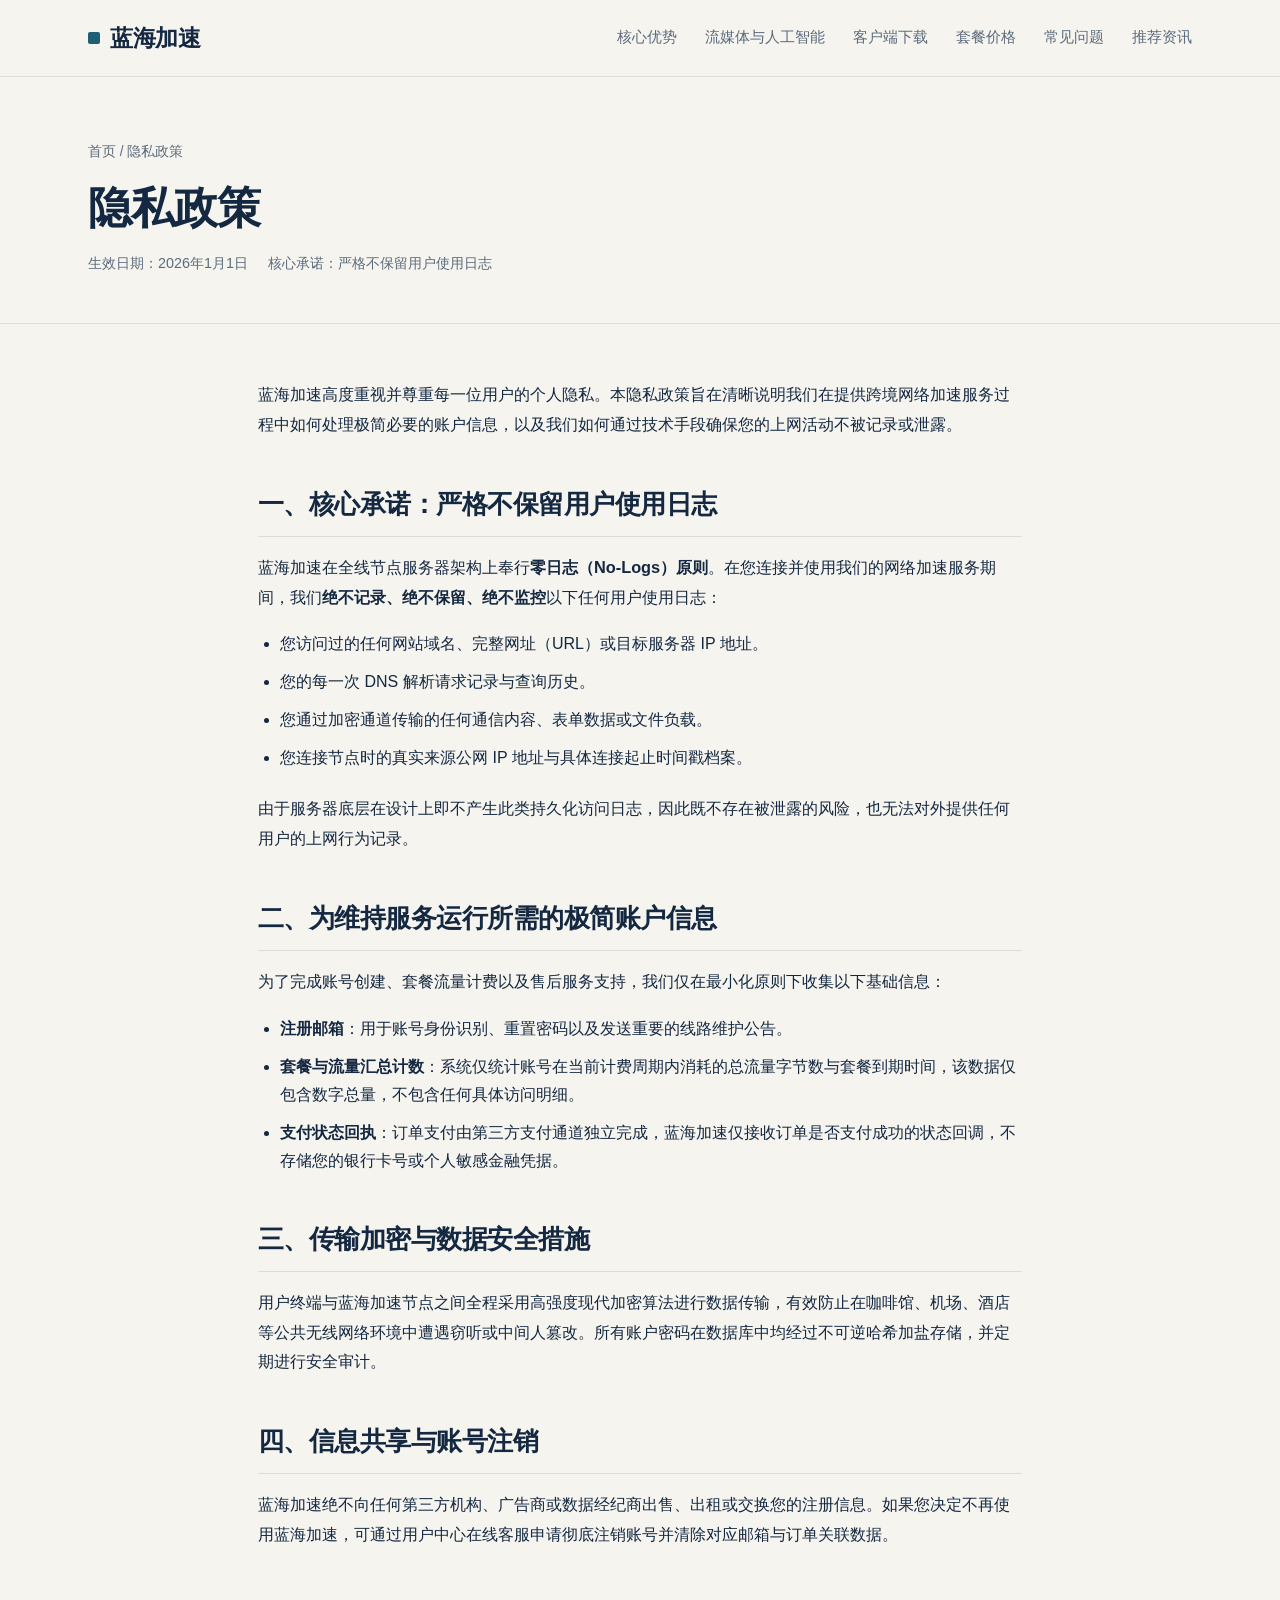
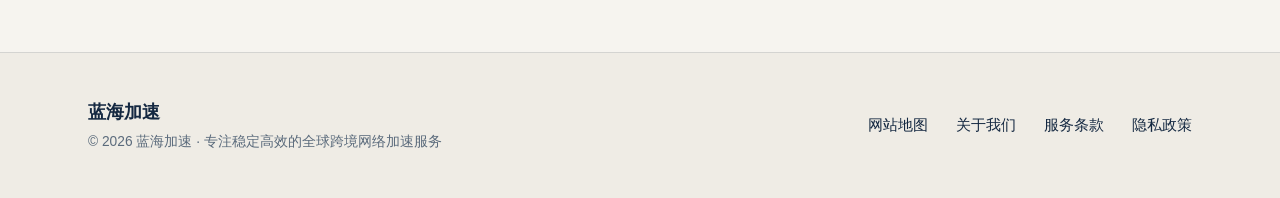
<file: privacy.html>
<!DOCTYPE html>
<html lang="zh-CN">
<head>
  <meta charset="UTF-8">
  <meta name="viewport" content="width=device-width, initial-scale=1.0">
  <title>隐私政策 - 蓝海加速</title>
  <meta name="description" content="蓝海加速隐私政策，明确承诺严格执行零日志原则，不保留用户使用日志、浏览记录与 DNS 查询历史，全面保护用户数据隐私。">
  <meta name="keywords" content="蓝海加速隐私政策,无日志政策,不保留用户使用日志,数据加密保护">
  <link rel="canonical" href="https://lanhaijiasu.cfd/privacy.html">
  <link rel="stylesheet" href="assets/style.css">
</head>
<body>
  <header class="site-header">
    <div class="container header-inner">
      <a href="https://lanhaijiasu.cfd/" class="brand-link">
        <span class="brand-mark" aria-hidden="true"></span>
        <span>蓝海加速</span>
      </a>
      <nav class="site-nav" aria-label="主导航">
        <a href="index.html#advantages">核心优势</a>
        <a href="index.html#media-ai">流媒体与人工智能</a>
        <a href="index.html#download">客户端下载</a>
        <a href="index.html#pricing">套餐价格</a>
        <a href="index.html#faq">常见问题</a>
        <a href="zixun-7k2m.html">推荐资讯</a>
      </nav>
    </div>
  </header>

  <main>
    <section class="page-hero">
      <div class="container">
        <div class="breadcrumb"><a href="https://lanhaijiasu.cfd/">首页</a> / 隐私政策</div>
        <h1>隐私政策</h1>
        <div class="page-meta"><span>生效日期：2026年1月1日</span><span>核心承诺：严格不保留用户使用日志</span></div>
      </div>
    </section>

    <section class="article-layout">
      <div class="container prose">
        <p>蓝海加速高度重视并尊重每一位用户的个人隐私。本隐私政策旨在清晰说明我们在提供跨境网络加速服务过程中如何处理极简必要的账户信息，以及我们如何通过技术手段确保您的上网活动不被记录或泄露。</p>

        <h2>一、核心承诺：严格不保留用户使用日志</h2>
        <p>蓝海加速在全线节点服务器架构上奉行<strong>零日志（No-Logs）原则</strong>。在您连接并使用我们的网络加速服务期间，我们<strong>绝不记录、绝不保留、绝不监控</strong>以下任何用户使用日志：</p>
        <ul>
          <li>您访问过的任何网站域名、完整网址（URL）或目标服务器 IP 地址。</li>
          <li>您的每一次 DNS 解析请求记录与查询历史。</li>
          <li>您通过加密通道传输的任何通信内容、表单数据或文件负载。</li>
          <li>您连接节点时的真实来源公网 IP 地址与具体连接起止时间戳档案。</li>
        </ul>
        <p>由于服务器底层在设计上即不产生此类持久化访问日志，因此既不存在被泄露的风险，也无法对外提供任何用户的上网行为记录。</p>

        <h2>二、为维持服务运行所需的极简账户信息</h2>
        <p>为了完成账号创建、套餐流量计费以及售后服务支持，我们仅在最小化原则下收集以下基础信息：</p>
        <ul>
          <li><strong>注册邮箱</strong>：用于账号身份识别、重置密码以及发送重要的线路维护公告。</li>
          <li><strong>套餐与流量汇总计数</strong>：系统仅统计账号在当前计费周期内消耗的总流量字节数与套餐到期时间，该数据仅包含数字总量，不包含任何具体访问明细。</li>
          <li><strong>支付状态回执</strong>：订单支付由第三方支付通道独立完成，蓝海加速仅接收订单是否支付成功的状态回调，不存储您的银行卡号或个人敏感金融凭据。</li>
        </ul>

        <h2>三、传输加密与数据安全措施</h2>
        <p>用户终端与蓝海加速节点之间全程采用高强度现代加密算法进行数据传输，有效防止在咖啡馆、机场、酒店等公共无线网络环境中遭遇窃听或中间人篡改。所有账户密码在数据库中均经过不可逆哈希加盐存储，并定期进行安全审计。</p>

        <h2>四、信息共享与账号注销</h2>
        <p>蓝海加速绝不向任何第三方机构、广告商或数据经纪商出售、出租或交换您的注册信息。如果您决定不再使用蓝海加速，可通过用户中心在线客服申请彻底注销账号并清除对应邮箱与订单关联数据。</p>
      </div>
    </section>
  </main>

  <footer class="site-footer">
    <div class="container footer-inner">
      <div>
        <div class="footer-brand">蓝海加速</div>
        <div class="footer-copy">© 2026 蓝海加速 · 专注稳定高效的全球跨境网络加速服务</div>
      </div>
      <nav class="footer-links" aria-label="页脚导航">
        <a href="sitemap.html" target="_blank">网站地图</a>
        <a href="about.html" target="_blank">关于我们</a>
        <a href="terms.html" target="_blank">服务条款</a>
        <a href="privacy.html" target="_blank">隐私政策</a>
      </nav>
    </div>
  </footer>
</body>
</html>
</file>
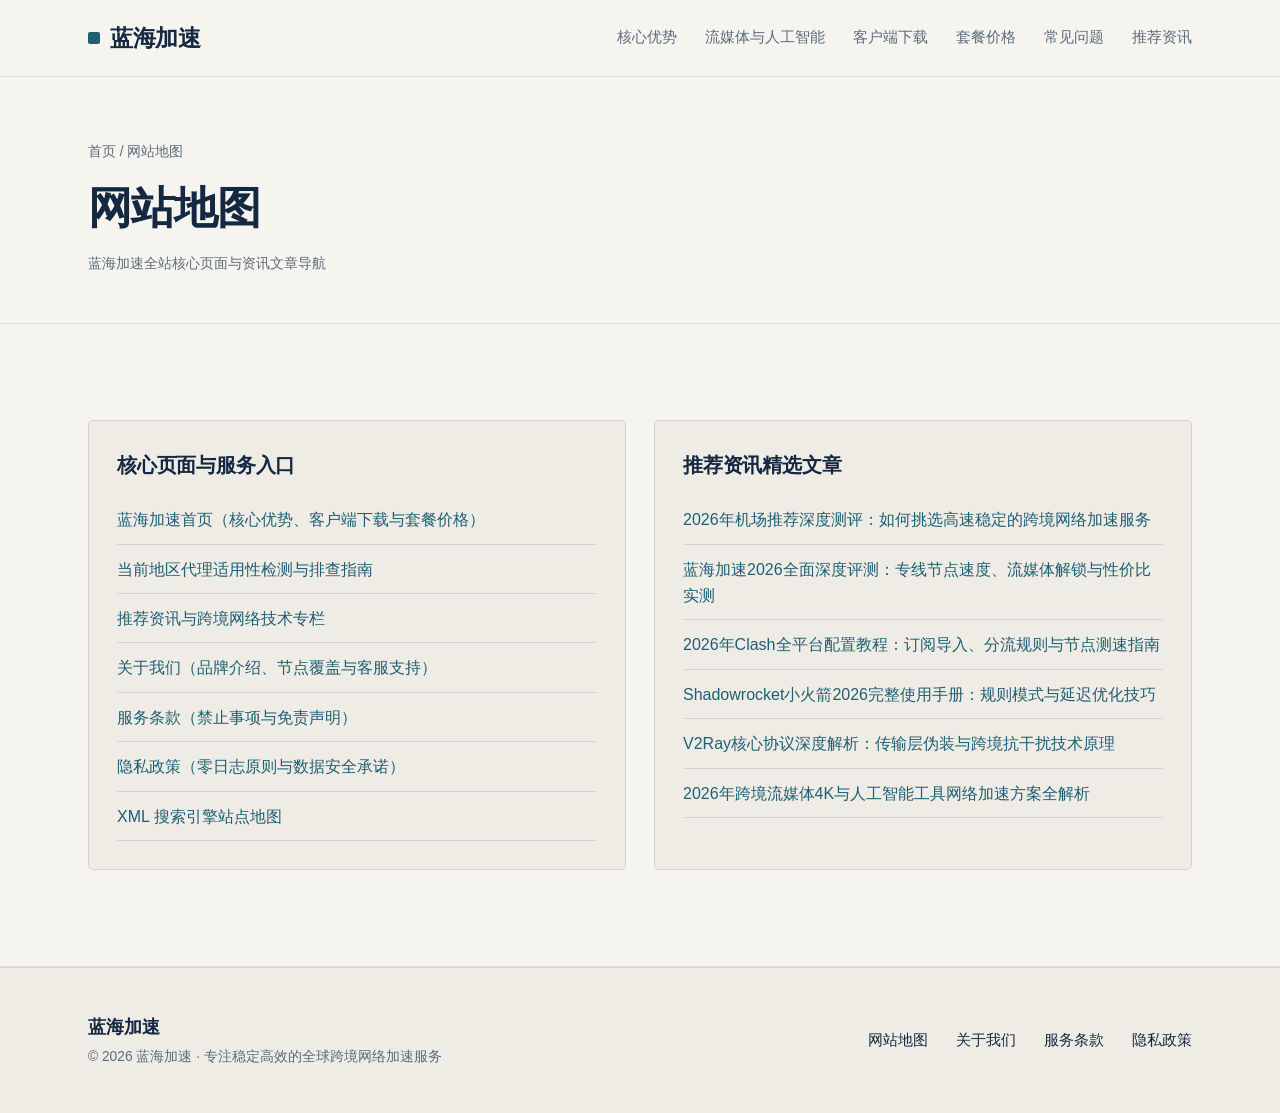
<file: sitemap.html>
<!DOCTYPE html>
<html lang="zh-CN">
<head>
  <meta charset="UTF-8">
  <meta name="viewport" content="width=device-width, initial-scale=1.0">
  <title>网站地图 - 蓝海加速</title>
  <meta name="description" content="蓝海加速官方网站地图，快速索引首页核心板块、地区代理适用性检测、推荐资讯长文专栏及关于我们、服务条款与隐私政策页面。">
  <meta name="keywords" content="蓝海加速网站地图,站点索引,推荐资讯目录">
  <link rel="canonical" href="https://lanhaijiasu.cfd/sitemap.html">
  <link rel="stylesheet" href="assets/style.css">
</head>
<body>
  <header class="site-header">
    <div class="container header-inner">
      <a href="https://lanhaijiasu.cfd/" class="brand-link">
        <span class="brand-mark" aria-hidden="true"></span>
        <span>蓝海加速</span>
      </a>
      <nav class="site-nav" aria-label="主导航">
        <a href="index.html#advantages">核心优势</a>
        <a href="index.html#media-ai">流媒体与人工智能</a>
        <a href="index.html#download">客户端下载</a>
        <a href="index.html#pricing">套餐价格</a>
        <a href="index.html#faq">常见问题</a>
        <a href="zixun-7k2m.html">推荐资讯</a>
      </nav>
    </div>
  </header>

  <main>
    <section class="page-hero">
      <div class="container">
        <div class="breadcrumb"><a href="https://lanhaijiasu.cfd/">首页</a> / 网站地图</div>
        <h1>网站地图</h1>
        <div class="page-meta"><span>蓝海加速全站核心页面与资讯文章导航</span></div>
      </div>
    </section>

    <section class="section">
      <div class="container sitemap-grid">
        <div class="card">
          <h3>核心页面与服务入口</h3>
          <ul class="sitemap-list">
            <li><a href="https://lanhaijiasu.cfd/">蓝海加速首页（核心优势、客户端下载与套餐价格）</a></li>
            <li><a href="https://lanhaijiasu.cfd/diqu-jiance.html">当前地区代理适用性检测与排查指南</a></li>
            <li><a href="zixun-7k2m.html">推荐资讯与跨境网络技术专栏</a></li>
            <li><a href="about.html">关于我们（品牌介绍、节点覆盖与客服支持）</a></li>
            <li><a href="terms.html">服务条款（禁止事项与免责声明）</a></li>
            <li><a href="privacy.html">隐私政策（零日志原则与数据安全承诺）</a></li>
            <li><a href="sitemap.xml">XML 搜索引擎站点地图</a></li>
          </ul>
        </div>
        <div class="card">
          <h3>推荐资讯精选文章</h3>
          <ul class="sitemap-list">
            <li><a href="articles/2026-jichang-tuijian-zhidao.html">2026年机场推荐深度测评：如何挑选高速稳定的跨境网络加速服务</a></li>
            <li><a href="articles/lanhaijiasu-pingce-2026.html">蓝海加速2026全面深度评测：专线节点速度、流媒体解锁与性价比实测</a></li>
            <li><a href="articles/clash-xinshou-peizhi-2026.html">2026年Clash全平台配置教程：订阅导入、分流规则与节点测速指南</a></li>
            <li><a href="articles/shadowrocket-ios-shiyong.html">Shadowrocket小火箭2026完整使用手册：规则模式与延迟优化技巧</a></li>
            <li><a href="articles/v2ray-xieyi-yuanli-duibi.html">V2Ray核心协议深度解析：传输层伪装与跨境抗干扰技术原理</a></li>
            <li><a href="articles/ai-gongju-liumeiti-jiasu.html">2026年跨境流媒体4K与人工智能工具网络加速方案全解析</a></li>
          </ul>
        </div>
      </div>
    </section>
  </main>

  <footer class="site-footer">
    <div class="container footer-inner">
      <div>
        <div class="footer-brand">蓝海加速</div>
        <div class="footer-copy">© 2026 蓝海加速 · 专注稳定高效的全球跨境网络加速服务</div>
      </div>
      <nav class="footer-links" aria-label="页脚导航">
        <a href="sitemap.html" target="_blank">网站地图</a>
        <a href="about.html" target="_blank">关于我们</a>
        <a href="terms.html" target="_blank">服务条款</a>
        <a href="privacy.html" target="_blank">隐私政策</a>
      </nav>
    </div>
  </footer>
</body>
</html>
</file>
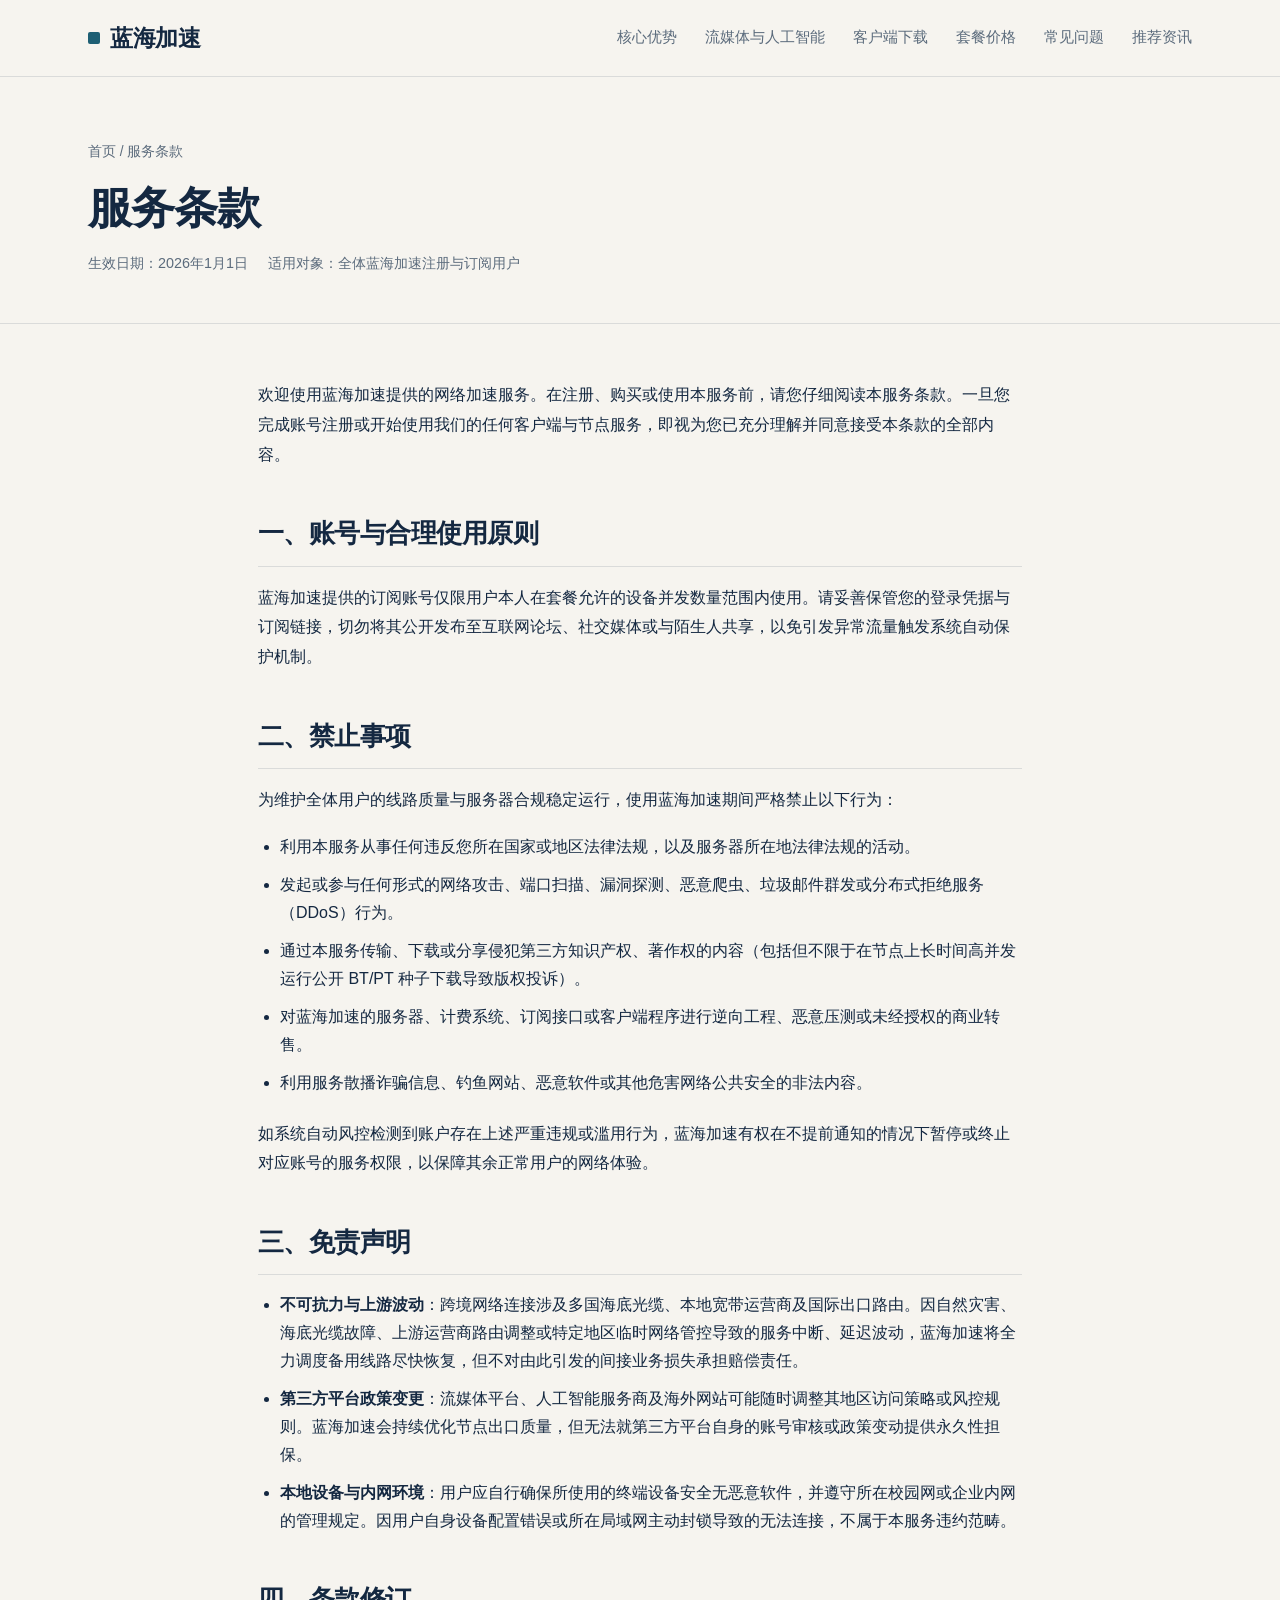
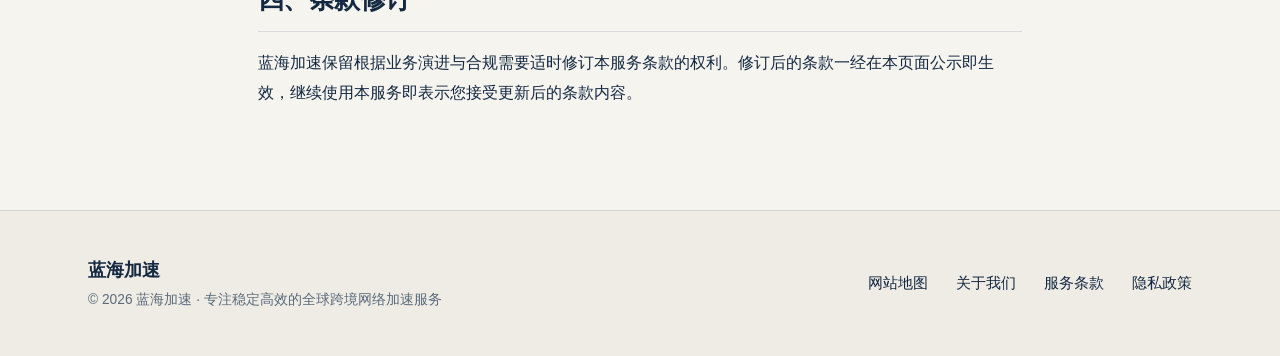
<file: terms.html>
<!DOCTYPE html>
<html lang="zh-CN">
<head>
  <meta charset="UTF-8">
  <meta name="viewport" content="width=device-width, initial-scale=1.0">
  <title>服务条款 - 蓝海加速</title>
  <meta name="description" content="蓝海加速服务条款，详细说明用户合规使用规范、严格禁止事项以及服务可用性与第三方平台相关的免责声明。">
  <meta name="keywords" content="蓝海加速服务条款,禁止事项,免责声明,使用规范">
  <link rel="canonical" href="https://lanhaijiasu.cfd/terms.html">
  <link rel="stylesheet" href="assets/style.css">
</head>
<body>
  <header class="site-header">
    <div class="container header-inner">
      <a href="https://lanhaijiasu.cfd/" class="brand-link">
        <span class="brand-mark" aria-hidden="true"></span>
        <span>蓝海加速</span>
      </a>
      <nav class="site-nav" aria-label="主导航">
        <a href="index.html#advantages">核心优势</a>
        <a href="index.html#media-ai">流媒体与人工智能</a>
        <a href="index.html#download">客户端下载</a>
        <a href="index.html#pricing">套餐价格</a>
        <a href="index.html#faq">常见问题</a>
        <a href="zixun-7k2m.html">推荐资讯</a>
      </nav>
    </div>
  </header>

  <main>
    <section class="page-hero">
      <div class="container">
        <div class="breadcrumb"><a href="https://lanhaijiasu.cfd/">首页</a> / 服务条款</div>
        <h1>服务条款</h1>
        <div class="page-meta"><span>生效日期：2026年1月1日</span><span>适用对象：全体蓝海加速注册与订阅用户</span></div>
      </div>
    </section>

    <section class="article-layout">
      <div class="container prose">
        <p>欢迎使用蓝海加速提供的网络加速服务。在注册、购买或使用本服务前，请您仔细阅读本服务条款。一旦您完成账号注册或开始使用我们的任何客户端与节点服务，即视为您已充分理解并同意接受本条款的全部内容。</p>

        <h2>一、账号与合理使用原则</h2>
        <p>蓝海加速提供的订阅账号仅限用户本人在套餐允许的设备并发数量范围内使用。请妥善保管您的登录凭据与订阅链接，切勿将其公开发布至互联网论坛、社交媒体或与陌生人共享，以免引发异常流量触发系统自动保护机制。</p>

        <h2>二、禁止事项</h2>
        <p>为维护全体用户的线路质量与服务器合规稳定运行，使用蓝海加速期间严格禁止以下行为：</p>
        <ul>
          <li>利用本服务从事任何违反您所在国家或地区法律法规，以及服务器所在地法律法规的活动。</li>
          <li>发起或参与任何形式的网络攻击、端口扫描、漏洞探测、恶意爬虫、垃圾邮件群发或分布式拒绝服务（DDoS）行为。</li>
          <li>通过本服务传输、下载或分享侵犯第三方知识产权、著作权的内容（包括但不限于在节点上长时间高并发运行公开 BT/PT 种子下载导致版权投诉）。</li>
          <li>对蓝海加速的服务器、计费系统、订阅接口或客户端程序进行逆向工程、恶意压测或未经授权的商业转售。</li>
          <li>利用服务散播诈骗信息、钓鱼网站、恶意软件或其他危害网络公共安全的非法内容。</li>
        </ul>
        <p>如系统自动风控检测到账户存在上述严重违规或滥用行为，蓝海加速有权在不提前通知的情况下暂停或终止对应账号的服务权限，以保障其余正常用户的网络体验。</p>

        <h2>三、免责声明</h2>
        <ul>
          <li><strong>不可抗力与上游波动</strong>：跨境网络连接涉及多国海底光缆、本地宽带运营商及国际出口路由。因自然灾害、海底光缆故障、上游运营商路由调整或特定地区临时网络管控导致的服务中断、延迟波动，蓝海加速将全力调度备用线路尽快恢复，但不对由此引发的间接业务损失承担赔偿责任。</li>
          <li><strong>第三方平台政策变更</strong>：流媒体平台、人工智能服务商及海外网站可能随时调整其地区访问策略或风控规则。蓝海加速会持续优化节点出口质量，但无法就第三方平台自身的账号审核或政策变动提供永久性担保。</li>
          <li><strong>本地设备与内网环境</strong>：用户应自行确保所使用的终端设备安全无恶意软件，并遵守所在校园网或企业内网的管理规定。因用户自身设备配置错误或所在局域网主动封锁导致的无法连接，不属于本服务违约范畴。</li>
        </ul>

        <h2>四、条款修订</h2>
        <p>蓝海加速保留根据业务演进与合规需要适时修订本服务条款的权利。修订后的条款一经在本页面公示即生效，继续使用本服务即表示您接受更新后的条款内容。</p>
      </div>
    </section>
  </main>

  <footer class="site-footer">
    <div class="container footer-inner">
      <div>
        <div class="footer-brand">蓝海加速</div>
        <div class="footer-copy">© 2026 蓝海加速 · 专注稳定高效的全球跨境网络加速服务</div>
      </div>
      <nav class="footer-links" aria-label="页脚导航">
        <a href="sitemap.html" target="_blank">网站地图</a>
        <a href="about.html" target="_blank">关于我们</a>
        <a href="terms.html" target="_blank">服务条款</a>
        <a href="privacy.html" target="_blank">隐私政策</a>
      </nav>
    </div>
  </footer>
</body>
</html>
</file>
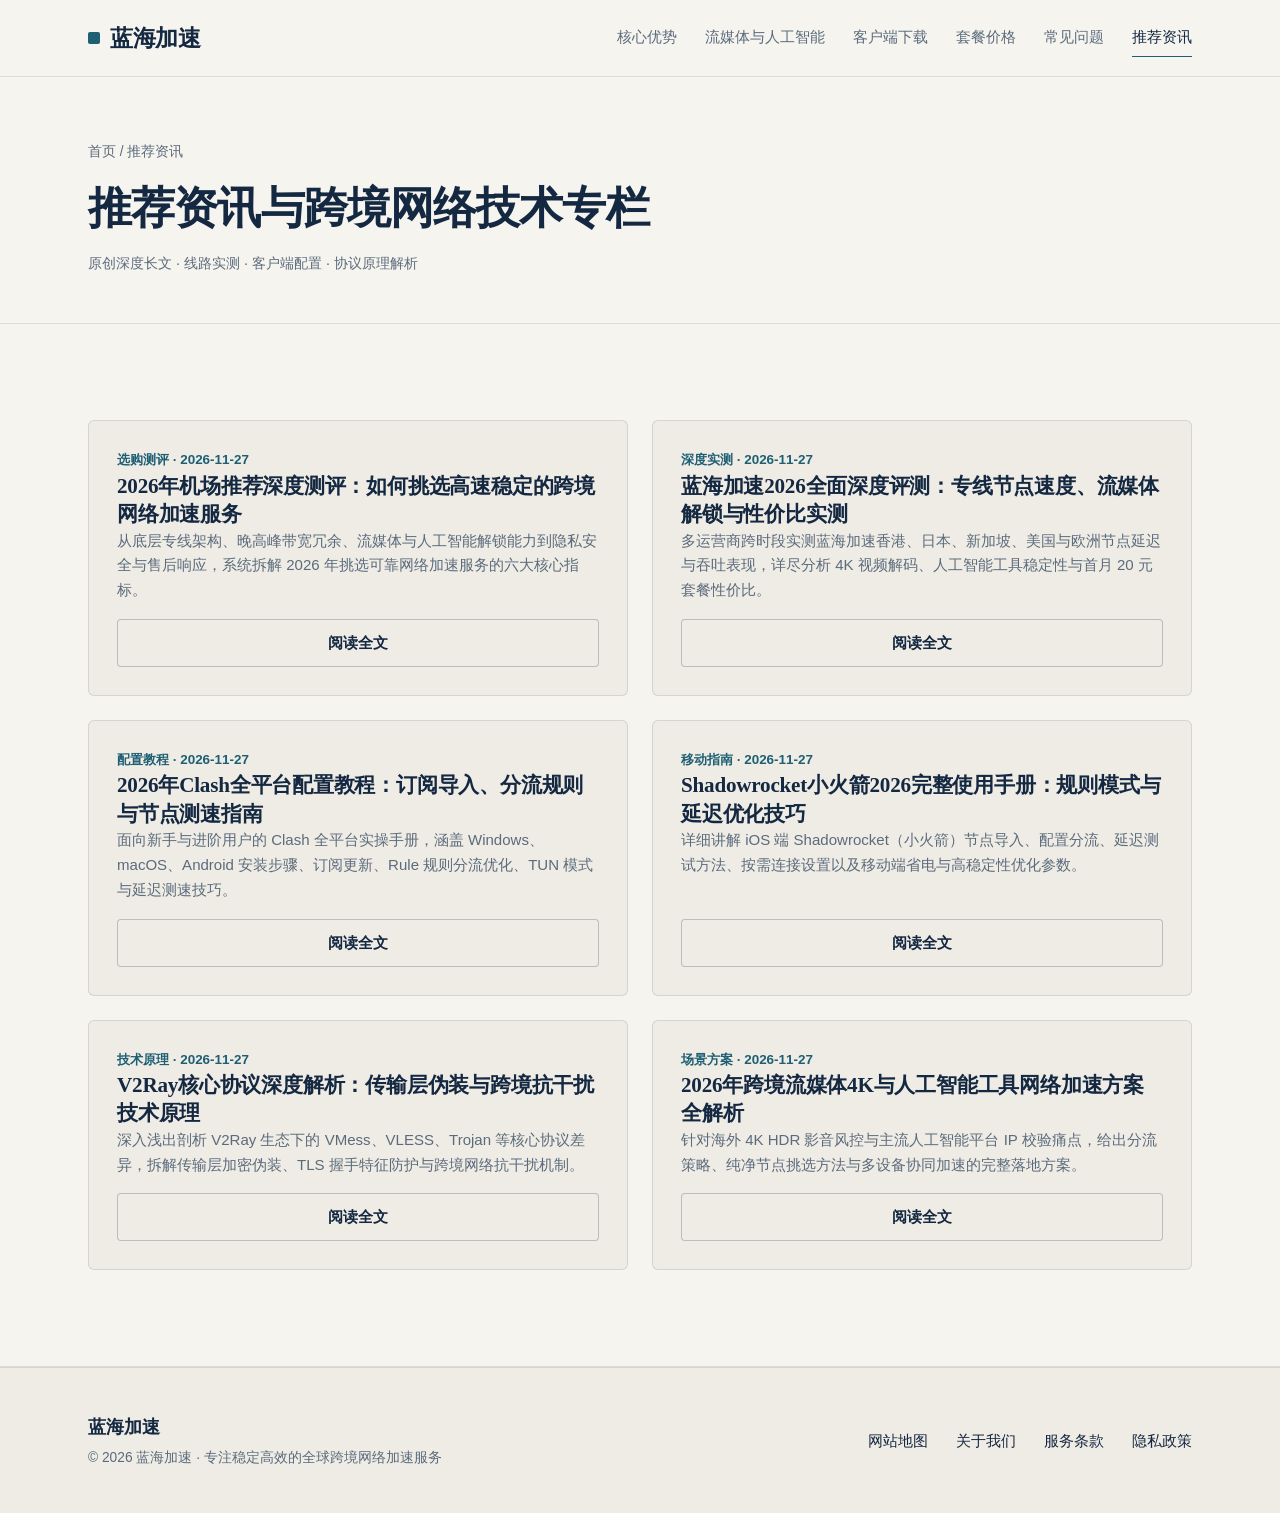
<file: zixun-7k2m.html>
<!DOCTYPE html>
<html lang="zh-CN">
<head>
  <meta charset="UTF-8">
  <meta name="viewport" content="width=device-width, initial-scale=1.0">
  <title>推荐资讯与技术指南 - 蓝海加速</title>
  <meta name="description" content="蓝海加速推荐资讯中心，汇聚 2026 年高口碑机场推荐测评、蓝海加速实测报告、Clash 与 Shadowrocket 配置教程、V2Ray 协议解析及 4K 流媒体与人工智能加速方案。">
  <meta name="keywords" content="蓝海加速资讯,机场推荐测评,Clash配置教程,Shadowrocket使用手册,V2Ray协议解析,人工智能加速">
  <link rel="canonical" href="https://lanhaijiasu.cfd/zixun-7k2m.html">
  <meta property="og:title" content="推荐资讯与技术指南 - 蓝海加速">
  <meta property="og:description" content="深度原创跨境网络加速评测与客户端配置实操指南，助你高效搭建稳定低延迟的全球网络环境。">
  <meta property="og:image" content="https://lanhaijiasu.cfd/assets/og-cover.svg">
  <meta property="og:url" content="https://lanhaijiasu.cfd/zixun-7k2m.html">
  <meta property="og:type" content="website">
  <link rel="stylesheet" href="assets/style.css">
</head>
<body>
  <header class="site-header">
    <div class="container header-inner">
      <a href="https://lanhaijiasu.cfd/" class="brand-link">
        <span class="brand-mark" aria-hidden="true"></span>
        <span>蓝海加速</span>
      </a>
      <nav class="site-nav" aria-label="主导航">
        <a href="index.html#advantages">核心优势</a>
        <a href="index.html#media-ai">流媒体与人工智能</a>
        <a href="index.html#download">客户端下载</a>
        <a href="index.html#pricing">套餐价格</a>
        <a href="index.html#faq">常见问题</a>
        <a href="zixun-7k2m.html" class="active">推荐资讯</a>
      </nav>
    </div>
  </header>

  <main>
    <section class="page-hero">
      <div class="container">
        <div class="breadcrumb"><a href="https://lanhaijiasu.cfd/">首页</a> / 推荐资讯</div>
        <h1>推荐资讯与跨境网络技术专栏</h1>
        <div class="page-meta">
          <span>原创深度长文 · 线路实测 · 客户端配置 · 协议原理解析</span>
        </div>
      </div>
    </section>

    <section class="section">
      <div class="container">
        <div class="article-list-grid">
          <article class="article-card">
            <div>
              <div class="article-card-meta">选购测评 · 2026-11-27</div>
              <h2><a href="articles/2026-jichang-tuijian-zhidao.html">2026年机场推荐深度测评：如何挑选高速稳定的跨境网络加速服务</a></h2>
              <p>从底层专线架构、晚高峰带宽冗余、流媒体与人工智能解锁能力到隐私安全与售后响应，系统拆解 2026 年挑选可靠网络加速服务的六大核心指标。</p>
            </div>
            <a href="articles/2026-jichang-tuijian-zhidao.html" class="btn btn-subtle">阅读全文</a>
          </article>

          <article class="article-card">
            <div>
              <div class="article-card-meta">深度实测 · 2026-11-27</div>
              <h2><a href="articles/lanhaijiasu-pingce-2026.html">蓝海加速2026全面深度评测：专线节点速度、流媒体解锁与性价比实测</a></h2>
              <p>多运营商跨时段实测蓝海加速香港、日本、新加坡、美国与欧洲节点延迟与吞吐表现，详尽分析 4K 视频解码、人工智能工具稳定性与首月 20 元套餐性价比。</p>
            </div>
            <a href="articles/lanhaijiasu-pingce-2026.html" class="btn btn-subtle">阅读全文</a>
          </article>

          <article class="article-card">
            <div>
              <div class="article-card-meta">配置教程 · 2026-11-27</div>
              <h2><a href="articles/clash-xinshou-peizhi-2026.html">2026年Clash全平台配置教程：订阅导入、分流规则与节点测速指南</a></h2>
              <p>面向新手与进阶用户的 Clash 全平台实操手册，涵盖 Windows、macOS、Android 安装步骤、订阅更新、Rule 规则分流优化、TUN 模式与延迟测速技巧。</p>
            </div>
            <a href="articles/clash-xinshou-peizhi-2026.html" class="btn btn-subtle">阅读全文</a>
          </article>

          <article class="article-card">
            <div>
              <div class="article-card-meta">移动指南 · 2026-11-27</div>
              <h2><a href="articles/shadowrocket-ios-shiyong.html">Shadowrocket小火箭2026完整使用手册：规则模式与延迟优化技巧</a></h2>
              <p>详细讲解 iOS 端 Shadowrocket（小火箭）节点导入、配置分流、延迟测试方法、按需连接设置以及移动端省电与高稳定性优化参数。</p>
            </div>
            <a href="articles/shadowrocket-ios-shiyong.html" class="btn btn-subtle">阅读全文</a>
          </article>

          <article class="article-card">
            <div>
              <div class="article-card-meta">技术原理 · 2026-11-27</div>
              <h2><a href="articles/v2ray-xieyi-yuanli-duibi.html">V2Ray核心协议深度解析：传输层伪装与跨境抗干扰技术原理</a></h2>
              <p>深入浅出剖析 V2Ray 生态下的 VMess、VLESS、Trojan 等核心协议差异，拆解传输层加密伪装、TLS 握手特征防护与跨境网络抗干扰机制。</p>
            </div>
            <a href="articles/v2ray-xieyi-yuanli-duibi.html" class="btn btn-subtle">阅读全文</a>
          </article>

          <article class="article-card">
            <div>
              <div class="article-card-meta">场景方案 · 2026-11-27</div>
              <h2><a href="articles/ai-gongju-liumeiti-jiasu.html">2026年跨境流媒体4K与人工智能工具网络加速方案全解析</a></h2>
              <p>针对海外 4K HDR 影音风控与主流人工智能平台 IP 校验痛点，给出分流策略、纯净节点挑选方法与多设备协同加速的完整落地方案。</p>
            </div>
            <a href="articles/ai-gongju-liumeiti-jiasu.html" class="btn btn-subtle">阅读全文</a>
          </article>
        </div>
      </div>
    </section>
  </main>

  <footer class="site-footer">
    <div class="container footer-inner">
      <div>
        <div class="footer-brand">蓝海加速</div>
        <div class="footer-copy">© 2026 蓝海加速 · 专注稳定高效的全球跨境网络加速服务</div>
      </div>
      <nav class="footer-links" aria-label="页脚导航">
        <a href="sitemap.html" target="_blank">网站地图</a>
        <a href="about.html" target="_blank">关于我们</a>
        <a href="terms.html" target="_blank">服务条款</a>
        <a href="privacy.html" target="_blank">隐私政策</a>
      </nav>
    </div>
  </footer>
</body>
</html>
</file>
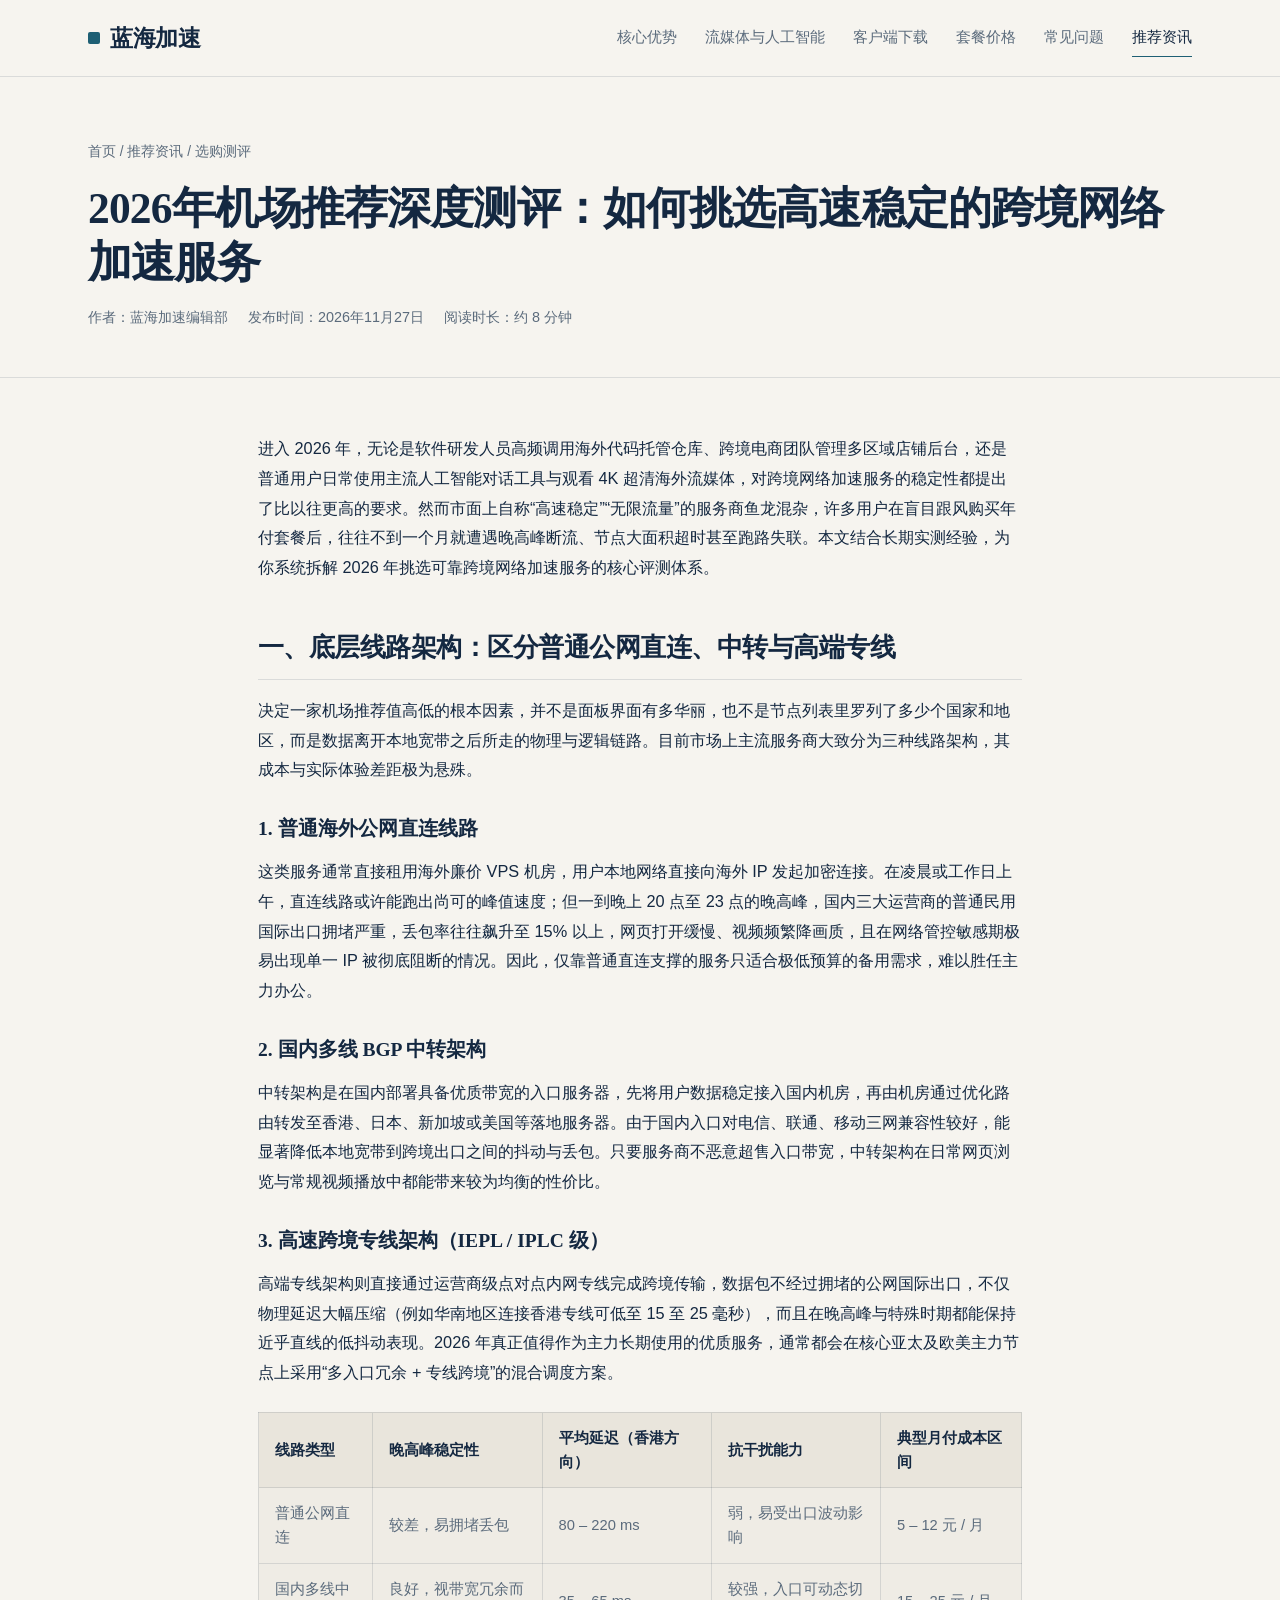
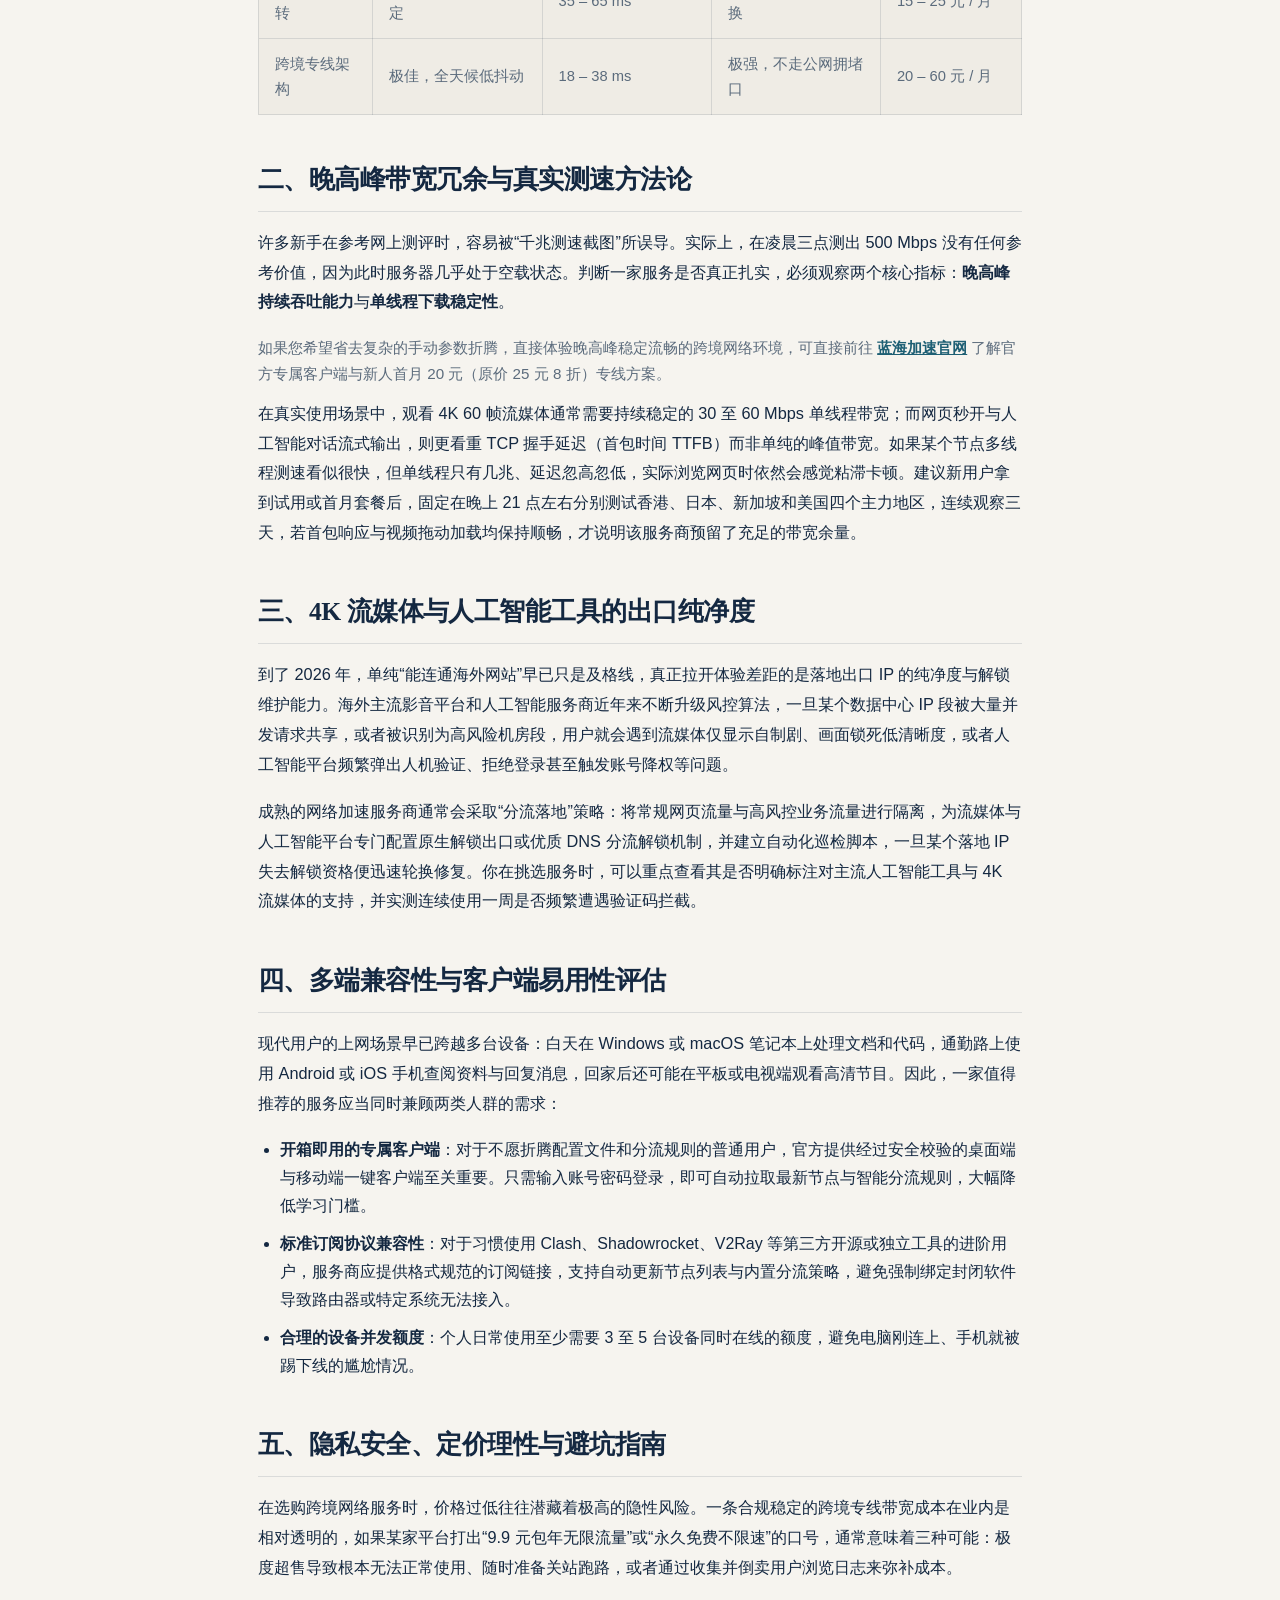
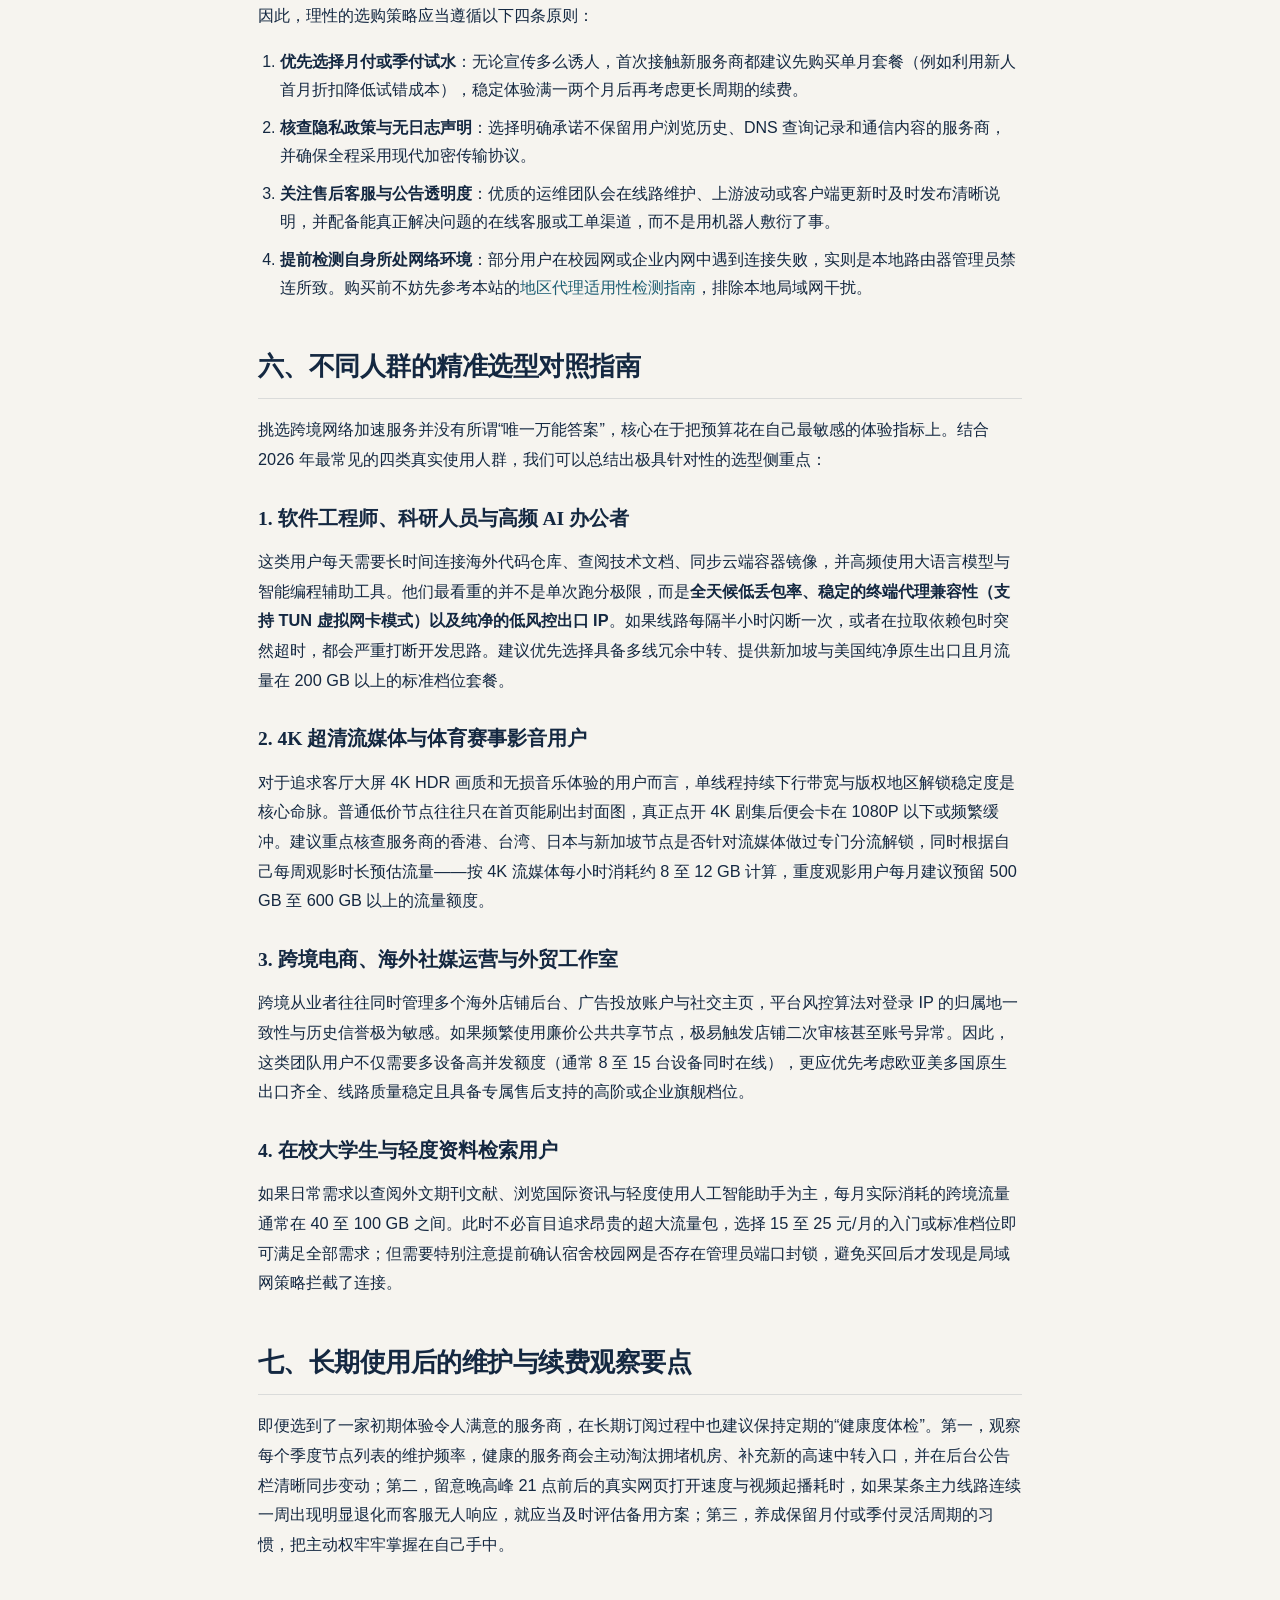
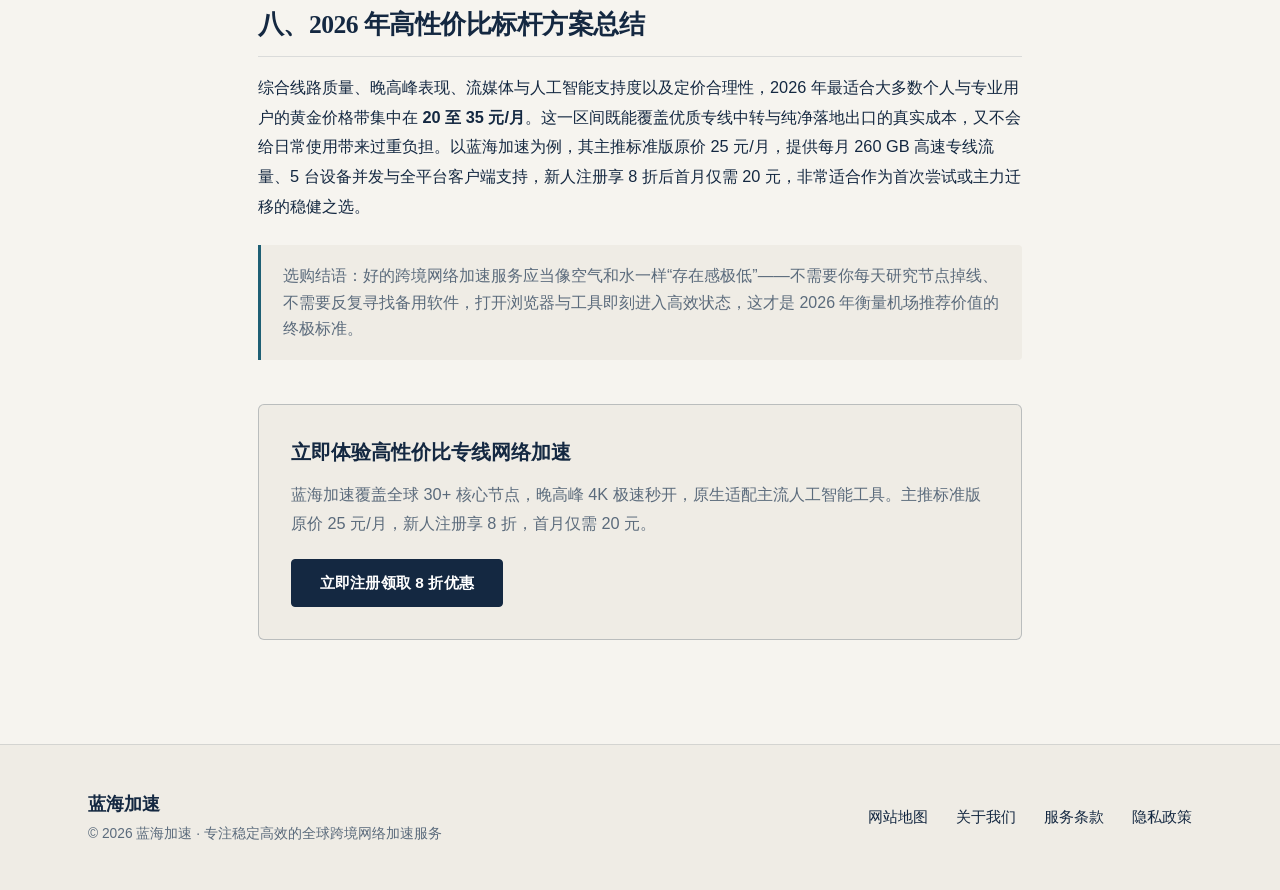
<file: articles/2026-jichang-tuijian-zhidao.html>
<!DOCTYPE html>
<html lang="zh-CN">
<head>
  <meta charset="UTF-8">
  <meta name="viewport" content="width=device-width, initial-scale=1.0">
  <title>2026年机场推荐深度测评：如何挑选高速稳定的跨境网络加速服务 - 蓝海加速</title>
  <meta name="description" content="2026年机场推荐深度选购指南，从专线中转架构、晚高峰速率实测、4K流媒体与人工智能解锁、隐私安全到阶梯定价体系，全面拆解如何挑选真正高速稳定的跨境网络加速服务。">
  <meta name="keywords" content="2026年机场推荐,机场推荐测评,跨境网络加速,高速稳定机场,专线节点,蓝海加速">
  <link rel="canonical" href="https://lanhaijiasu.cfd/articles/2026-jichang-tuijian-zhidao.html">
  <meta property="og:title" content="2026年机场推荐深度测评：如何挑选高速稳定的跨境网络加速服务">
  <meta property="og:description" content="系统拆解2026年跨境网络加速服务的核心评测维度与避坑要点，帮助不同场景用户选出高性价比方案。">
  <meta property="og:image" content="https://lanhaijiasu.cfd/assets/og-cover.svg">
  <meta property="og:url" content="https://lanhaijiasu.cfd/articles/2026-jichang-tuijian-zhidao.html">
  <meta property="og:type" content="article">
  <link rel="stylesheet" href="../assets/style.css">
  <script type="application/ld+json">
  {
    "@context": "https://schema.org",
    "@type": "Article",
    "headline": "2026年机场推荐深度测评：如何挑选高速稳定的跨境网络加速服务",
    "description": "从底层线路架构、晚高峰带宽余量、流媒体与人工智能解锁能力、多端兼容性与隐私安全五个维度，全面解析2026年跨境网络加速服务的挑选标准。",
    "image": "https://lanhaijiasu.cfd/assets/og-cover.svg",
    "datePublished": "2026-11-27",
    "dateModified": "2026-11-27",
    "author": {
      "@type": "Organization",
      "name": "蓝海加速编辑部"
    },
    "publisher": {
      "@type": "Organization",
      "name": "蓝海加速",
      "logo": {
        "@type": "ImageObject",
        "url": "https://lanhaijiasu.cfd/assets/og-cover.svg"
      }
    },
    "mainEntityOfPage": "https://lanhaijiasu.cfd/articles/2026-jichang-tuijian-zhidao.html"
  }
  </script>
  <script type="application/ld+json">
  {
    "@context": "https://schema.org",
    "@type": "BreadcrumbList",
    "itemListElement": [
      { "@type": "ListItem", "position": 1, "name": "蓝海加速首页", "item": "https://lanhaijiasu.cfd/" },
      { "@type": "ListItem", "position": 2, "name": "推荐资讯", "item": "https://lanhaijiasu.cfd/zixun-7k2m.html" },
      { "@type": "ListItem", "position": 3, "name": "2026年机场推荐深度测评：如何挑选高速稳定的跨境网络加速服务", "item": "https://lanhaijiasu.cfd/articles/2026-jichang-tuijian-zhidao.html" }
    ]
  }
  </script>
</head>
<body>
  <header class="site-header">
    <div class="container header-inner">
      <a href="https://lanhaijiasu.cfd/" class="brand-link">
        <span class="brand-mark" aria-hidden="true"></span>
        <span>蓝海加速</span>
      </a>
      <nav class="site-nav" aria-label="主导航">
        <a href="../index.html#advantages">核心优势</a>
        <a href="../index.html#media-ai">流媒体与人工智能</a>
        <a href="../index.html#download">客户端下载</a>
        <a href="../index.html#pricing">套餐价格</a>
        <a href="../index.html#faq">常见问题</a>
        <a href="../zixun-7k2m.html" class="active">推荐资讯</a>
      </nav>
    </div>
  </header>

  <main>
    <section class="page-hero">
      <div class="container">
        <div class="breadcrumb"><a href="https://lanhaijiasu.cfd/">首页</a> / <a href="../zixun-7k2m.html">推荐资讯</a> / 选购测评</div>
        <h1>2026年机场推荐深度测评：如何挑选高速稳定的跨境网络加速服务</h1>
        <div class="page-meta">
          <span>作者：蓝海加速编辑部</span>
          <span>发布时间：2026年11月27日</span>
          <span>阅读时长：约 8 分钟</span>
        </div>
      </div>
    </section>

    <section class="article-layout">
      <div class="container prose">
        <p>进入 2026 年，无论是软件研发人员高频调用海外代码托管仓库、跨境电商团队管理多区域店铺后台，还是普通用户日常使用主流人工智能对话工具与观看 4K 超清海外流媒体，对跨境网络加速服务的稳定性都提出了比以往更高的要求。然而市面上自称“高速稳定”“无限流量”的服务商鱼龙混杂，许多用户在盲目跟风购买年付套餐后，往往不到一个月就遭遇晚高峰断流、节点大面积超时甚至跑路失联。本文结合长期实测经验，为你系统拆解 2026 年挑选可靠跨境网络加速服务的核心评测体系。</p>

        <h2>一、底层线路架构：区分普通公网直连、中转与高端专线</h2>
        <p>决定一家机场推荐值高低的根本因素，并不是面板界面有多华丽，也不是节点列表里罗列了多少个国家和地区，而是数据离开本地宽带之后所走的物理与逻辑链路。目前市场上主流服务商大致分为三种线路架构，其成本与实际体验差距极为悬殊。</p>
        <h3>1. 普通海外公网直连线路</h3>
        <p>这类服务通常直接租用海外廉价 VPS 机房，用户本地网络直接向海外 IP 发起加密连接。在凌晨或工作日上午，直连线路或许能跑出尚可的峰值速度；但一到晚上 20 点至 23 点的晚高峰，国内三大运营商的普通民用国际出口拥堵严重，丢包率往往飙升至 15% 以上，网页打开缓慢、视频频繁降画质，且在网络管控敏感期极易出现单一 IP 被彻底阻断的情况。因此，仅靠普通直连支撑的服务只适合极低预算的备用需求，难以胜任主力办公。</p>
        <h3>2. 国内多线 BGP 中转架构</h3>
        <p>中转架构是在国内部署具备优质带宽的入口服务器，先将用户数据稳定接入国内机房，再由机房通过优化路由转发至香港、日本、新加坡或美国等落地服务器。由于国内入口对电信、联通、移动三网兼容性较好，能显著降低本地宽带到跨境出口之间的抖动与丢包。只要服务商不恶意超售入口带宽，中转架构在日常网页浏览与常规视频播放中都能带来较为均衡的性价比。</p>
        <h3>3. 高速跨境专线架构（IEPL / IPLC 级）</h3>
        <p>高端专线架构则直接通过运营商级点对点内网专线完成跨境传输，数据包不经过拥堵的公网国际出口，不仅物理延迟大幅压缩（例如华南地区连接香港专线可低至 15 至 25 毫秒），而且在晚高峰与特殊时期都能保持近乎直线的低抖动表现。2026 年真正值得作为主力长期使用的优质服务，通常都会在核心亚太及欧美主力节点上采用“多入口冗余 + 专线跨境”的混合调度方案。</p>

        <div class="data-table-wrap">
          <table class="data-table">
            <thead>
              <tr>
                <th>线路类型</th>
                <th>晚高峰稳定性</th>
                <th>平均延迟（香港方向）</th>
                <th>抗干扰能力</th>
                <th>典型月付成本区间</th>
              </tr>
            </thead>
            <tbody>
              <tr>
                <td>普通公网直连</td>
                <td>较差，易拥堵丢包</td>
                <td>80 – 220 ms</td>
                <td>弱，易受出口波动影响</td>
                <td>5 – 12 元 / 月</td>
              </tr>
              <tr>
                <td>国内多线中转</td>
                <td>良好，视带宽冗余而定</td>
                <td>35 – 65 ms</td>
                <td>较强，入口可动态切换</td>
                <td>15 – 25 元 / 月</td>
              </tr>
              <tr>
                <td>跨境专线架构</td>
                <td>极佳，全天候低抖动</td>
                <td>18 – 38 ms</td>
                <td>极强，不走公网拥堵口</td>
                <td>20 – 60 元 / 月</td>
              </tr>
            </tbody>
          </table>
        </div>

        <h2>二、晚高峰带宽冗余与真实测速方法论</h2>
        <p>许多新手在参考网上测评时，容易被“千兆测速截图”所误导。实际上，在凌晨三点测出 500 Mbps 没有任何参考价值，因为此时服务器几乎处于空载状态。判断一家服务是否真正扎实，必须观察两个核心指标：<strong>晚高峰持续吞吐能力</strong>与<strong>单线程下载稳定性</strong>。</p>
<p style="margin:0 0 12px;font-size:0.95rem;color:#5B6B7C;line-height:1.7;">如果您希望省去复杂的手动参数折腾，直接体验晚高峰稳定流畅的跨境网络环境，可直接前往 <a href="https://lanhaijiasu.cfd/" style="color:#1E5F74;font-weight:600;text-decoration:underline;">蓝海加速官网</a> 了解官方专属客户端与新人首月 20 元（原价 25 元 8 折）专线方案。</p>
        <p>在真实使用场景中，观看 4K 60 帧流媒体通常需要持续稳定的 30 至 60 Mbps 单线程带宽；而网页秒开与人工智能对话流式输出，则更看重 TCP 握手延迟（首包时间 TTFB）而非单纯的峰值带宽。如果某个节点多线程测速看似很快，但单线程只有几兆、延迟忽高忽低，实际浏览网页时依然会感觉粘滞卡顿。建议新用户拿到试用或首月套餐后，固定在晚上 21 点左右分别测试香港、日本、新加坡和美国四个主力地区，连续观察三天，若首包响应与视频拖动加载均保持顺畅，才说明该服务商预留了充足的带宽余量。</p>

        <h2>三、4K 流媒体与人工智能工具的出口纯净度</h2>
        <p>到了 2026 年，单纯“能连通海外网站”早已只是及格线，真正拉开体验差距的是落地出口 IP 的纯净度与解锁维护能力。海外主流影音平台和人工智能服务商近年来不断升级风控算法，一旦某个数据中心 IP 段被大量并发请求共享，或者被识别为高风险机房段，用户就会遇到流媒体仅显示自制剧、画面锁死低清晰度，或者人工智能平台频繁弹出人机验证、拒绝登录甚至触发账号降权等问题。</p>
        <p>成熟的网络加速服务商通常会采取“分流落地”策略：将常规网页流量与高风控业务流量进行隔离，为流媒体与人工智能平台专门配置原生解锁出口或优质 DNS 分流解锁机制，并建立自动化巡检脚本，一旦某个落地 IP 失去解锁资格便迅速轮换修复。你在挑选服务时，可以重点查看其是否明确标注对主流人工智能工具与 4K 流媒体的支持，并实测连续使用一周是否频繁遭遇验证码拦截。</p>

        <h2>四、多端兼容性与客户端易用性评估</h2>
        <p>现代用户的上网场景早已跨越多台设备：白天在 Windows 或 macOS 笔记本上处理文档和代码，通勤路上使用 Android 或 iOS 手机查阅资料与回复消息，回家后还可能在平板或电视端观看高清节目。因此，一家值得推荐的服务应当同时兼顾两类人群的需求：</p>
        <ul>
          <li><strong>开箱即用的专属客户端</strong>：对于不愿折腾配置文件和分流规则的普通用户，官方提供经过安全校验的桌面端与移动端一键客户端至关重要。只需输入账号密码登录，即可自动拉取最新节点与智能分流规则，大幅降低学习门槛。</li>
          <li><strong>标准订阅协议兼容性</strong>：对于习惯使用 Clash、Shadowrocket、V2Ray 等第三方开源或独立工具的进阶用户，服务商应提供格式规范的订阅链接，支持自动更新节点列表与内置分流策略，避免强制绑定封闭软件导致路由器或特定系统无法接入。</li>
          <li><strong>合理的设备并发额度</strong>：个人日常使用至少需要 3 至 5 台设备同时在线的额度，避免电脑刚连上、手机就被踢下线的尴尬情况。</li>
        </ul>

        <h2>五、隐私安全、定价理性与避坑指南</h2>
        <p>在选购跨境网络服务时，价格过低往往潜藏着极高的隐性风险。一条合规稳定的跨境专线带宽成本在业内是相对透明的，如果某家平台打出“9.9 元包年无限流量”或“永久免费不限速”的口号，通常意味着三种可能：极度超售导致根本无法正常使用、随时准备关站跑路，或者通过收集并倒卖用户浏览日志来弥补成本。</p>
        <p>因此，理性的选购策略应当遵循以下四条原则：</p>
        <ol>
          <li><strong>优先选择月付或季付试水</strong>：无论宣传多么诱人，首次接触新服务商都建议先购买单月套餐（例如利用新人首月折扣降低试错成本），稳定体验满一两个月后再考虑更长周期的续费。</li>
          <li><strong>核查隐私政策与无日志声明</strong>：选择明确承诺不保留用户浏览历史、DNS 查询记录和通信内容的服务商，并确保全程采用现代加密传输协议。</li>
          <li><strong>关注售后客服与公告透明度</strong>：优质的运维团队会在线路维护、上游波动或客户端更新时及时发布清晰说明，并配备能真正解决问题的在线客服或工单渠道，而不是用机器人敷衍了事。</li>
          <li><strong>提前检测自身所处网络环境</strong>：部分用户在校园网或企业内网中遇到连接失败，实则是本地路由器管理员禁连所致。购买前不妨先参考本站的<a href="https://lanhaijiasu.cfd/diqu-jiance.html" target="_blank">地区代理适用性检测指南</a>，排除本地局域网干扰。</li>
        </ol>

        <h2>六、不同人群的精准选型对照指南</h2>
        <p>挑选跨境网络加速服务并没有所谓“唯一万能答案”，核心在于把预算花在自己最敏感的体验指标上。结合 2026 年最常见的四类真实使用人群，我们可以总结出极具针对性的选型侧重点：</p>
        <h3>1. 软件工程师、科研人员与高频 AI 办公者</h3>
        <p>这类用户每天需要长时间连接海外代码仓库、查阅技术文档、同步云端容器镜像，并高频使用大语言模型与智能编程辅助工具。他们最看重的并不是单次跑分极限，而是<strong>全天候低丢包率、稳定的终端代理兼容性（支持 TUN 虚拟网卡模式）以及纯净的低风控出口 IP</strong>。如果线路每隔半小时闪断一次，或者在拉取依赖包时突然超时，都会严重打断开发思路。建议优先选择具备多线冗余中转、提供新加坡与美国纯净原生出口且月流量在 200 GB 以上的标准档位套餐。</p>
        <h3>2. 4K 超清流媒体与体育赛事影音用户</h3>
        <p>对于追求客厅大屏 4K HDR 画质和无损音乐体验的用户而言，单线程持续下行带宽与版权地区解锁稳定度是核心命脉。普通低价节点往往只在首页能刷出封面图，真正点开 4K 剧集后便会卡在 1080P 以下或频繁缓冲。建议重点核查服务商的香港、台湾、日本与新加坡节点是否针对流媒体做过专门分流解锁，同时根据自己每周观影时长预估流量——按 4K 流媒体每小时消耗约 8 至 12 GB 计算，重度观影用户每月建议预留 500 GB 至 600 GB 以上的流量额度。</p>
        <h3>3. 跨境电商、海外社媒运营与外贸工作室</h3>
        <p>跨境从业者往往同时管理多个海外店铺后台、广告投放账户与社交主页，平台风控算法对登录 IP 的归属地一致性与历史信誉极为敏感。如果频繁使用廉价公共共享节点，极易触发店铺二次审核甚至账号异常。因此，这类团队用户不仅需要多设备高并发额度（通常 8 至 15 台设备同时在线），更应优先考虑欧亚美多国原生出口齐全、线路质量稳定且具备专属售后支持的高阶或企业旗舰档位。</p>
        <h3>4. 在校大学生与轻度资料检索用户</h3>
        <p>如果日常需求以查阅外文期刊文献、浏览国际资讯与轻度使用人工智能助手为主，每月实际消耗的跨境流量通常在 40 至 100 GB 之间。此时不必盲目追求昂贵的超大流量包，选择 15 至 25 元/月的入门或标准档位即可满足全部需求；但需要特别注意提前确认宿舍校园网是否存在管理员端口封锁，避免买回后才发现是局域网策略拦截了连接。</p>

        <h2>七、长期使用后的维护与续费观察要点</h2>
        <p>即便选到了一家初期体验令人满意的服务商，在长期订阅过程中也建议保持定期的“健康度体检”。第一，观察每个季度节点列表的维护频率，健康的服务商会主动淘汰拥堵机房、补充新的高速中转入口，并在后台公告栏清晰同步变动；第二，留意晚高峰 21 点前后的真实网页打开速度与视频起播耗时，如果某条主力线路连续一周出现明显退化而客服无人响应，就应当及时评估备用方案；第三，养成保留月付或季付灵活周期的习惯，把主动权牢牢掌握在自己手中。</p>

        <h2>八、2026 年高性价比标杆方案总结</h2>
        <p>综合线路质量、晚高峰表现、流媒体与人工智能支持度以及定价合理性，2026 年最适合大多数个人与专业用户的黄金价格带集中在 <strong>20 至 35 元/月</strong>。这一区间既能覆盖优质专线中转与纯净落地出口的真实成本，又不会给日常使用带来过重负担。以蓝海加速为例，其主推标准版原价 25 元/月，提供每月 260 GB 高速专线流量、5 台设备并发与全平台客户端支持，新人注册享 8 折后首月仅需 20 元，非常适合作为首次尝试或主力迁移的稳健之选。</p>

        <blockquote>
          选购结语：好的跨境网络加速服务应当像空气和水一样“存在感极低”——不需要你每天研究节点掉线、不需要反复寻找备用软件，打开浏览器与工具即刻进入高效状态，这才是 2026 年衡量机场推荐价值的终极标准。
        </blockquote>

        <div class="cta-box">
          <h3>立即体验高性价比专线网络加速</h3>
          <p>蓝海加速覆盖全球 30+ 核心节点，晚高峰 4K 极速秒开，原生适配主流人工智能工具。主推标准版原价 25 元/月，新人注册享 8 折，首月仅需 20 元。</p>
          <a href="https://cola.flyvaff.com/#/register/?code=ZUwI0gXX" class="btn btn-primary" rel="nofollow" target="_blank">立即注册领取 8 折优惠</a>
        </div>
      </div>
    </section>
  </main>

  <footer class="site-footer">
    <div class="container footer-inner">
      <div>
        <div class="footer-brand">蓝海加速</div>
        <div class="footer-copy">© 2026 蓝海加速 · 专注稳定高效的全球跨境网络加速服务</div>
      </div>
      <nav class="footer-links" aria-label="页脚导航">
        <a href="../sitemap.html" target="_blank">网站地图</a>
        <a href="../about.html" target="_blank">关于我们</a>
        <a href="../terms.html" target="_blank">服务条款</a>
        <a href="../privacy.html" target="_blank">隐私政策</a>
      </nav>
    </div>
  </footer>
</body>
</html>
</file>
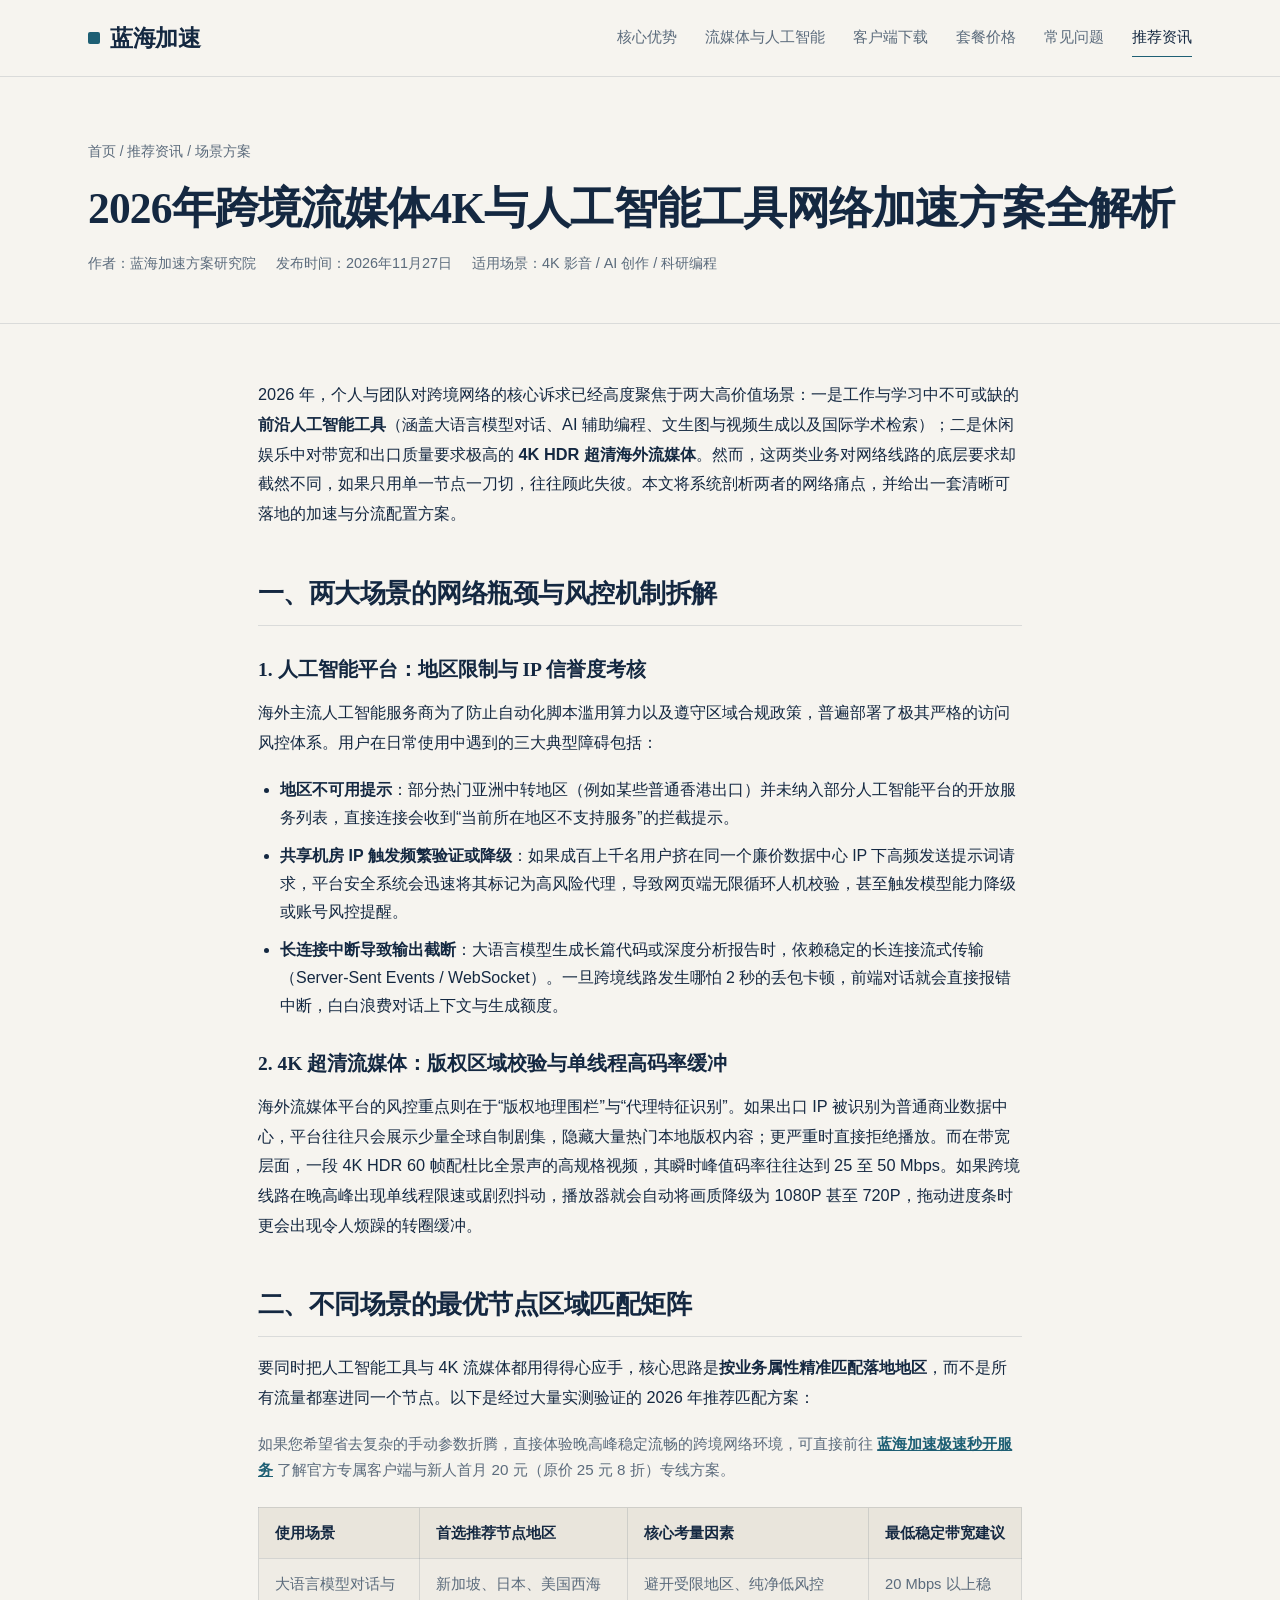
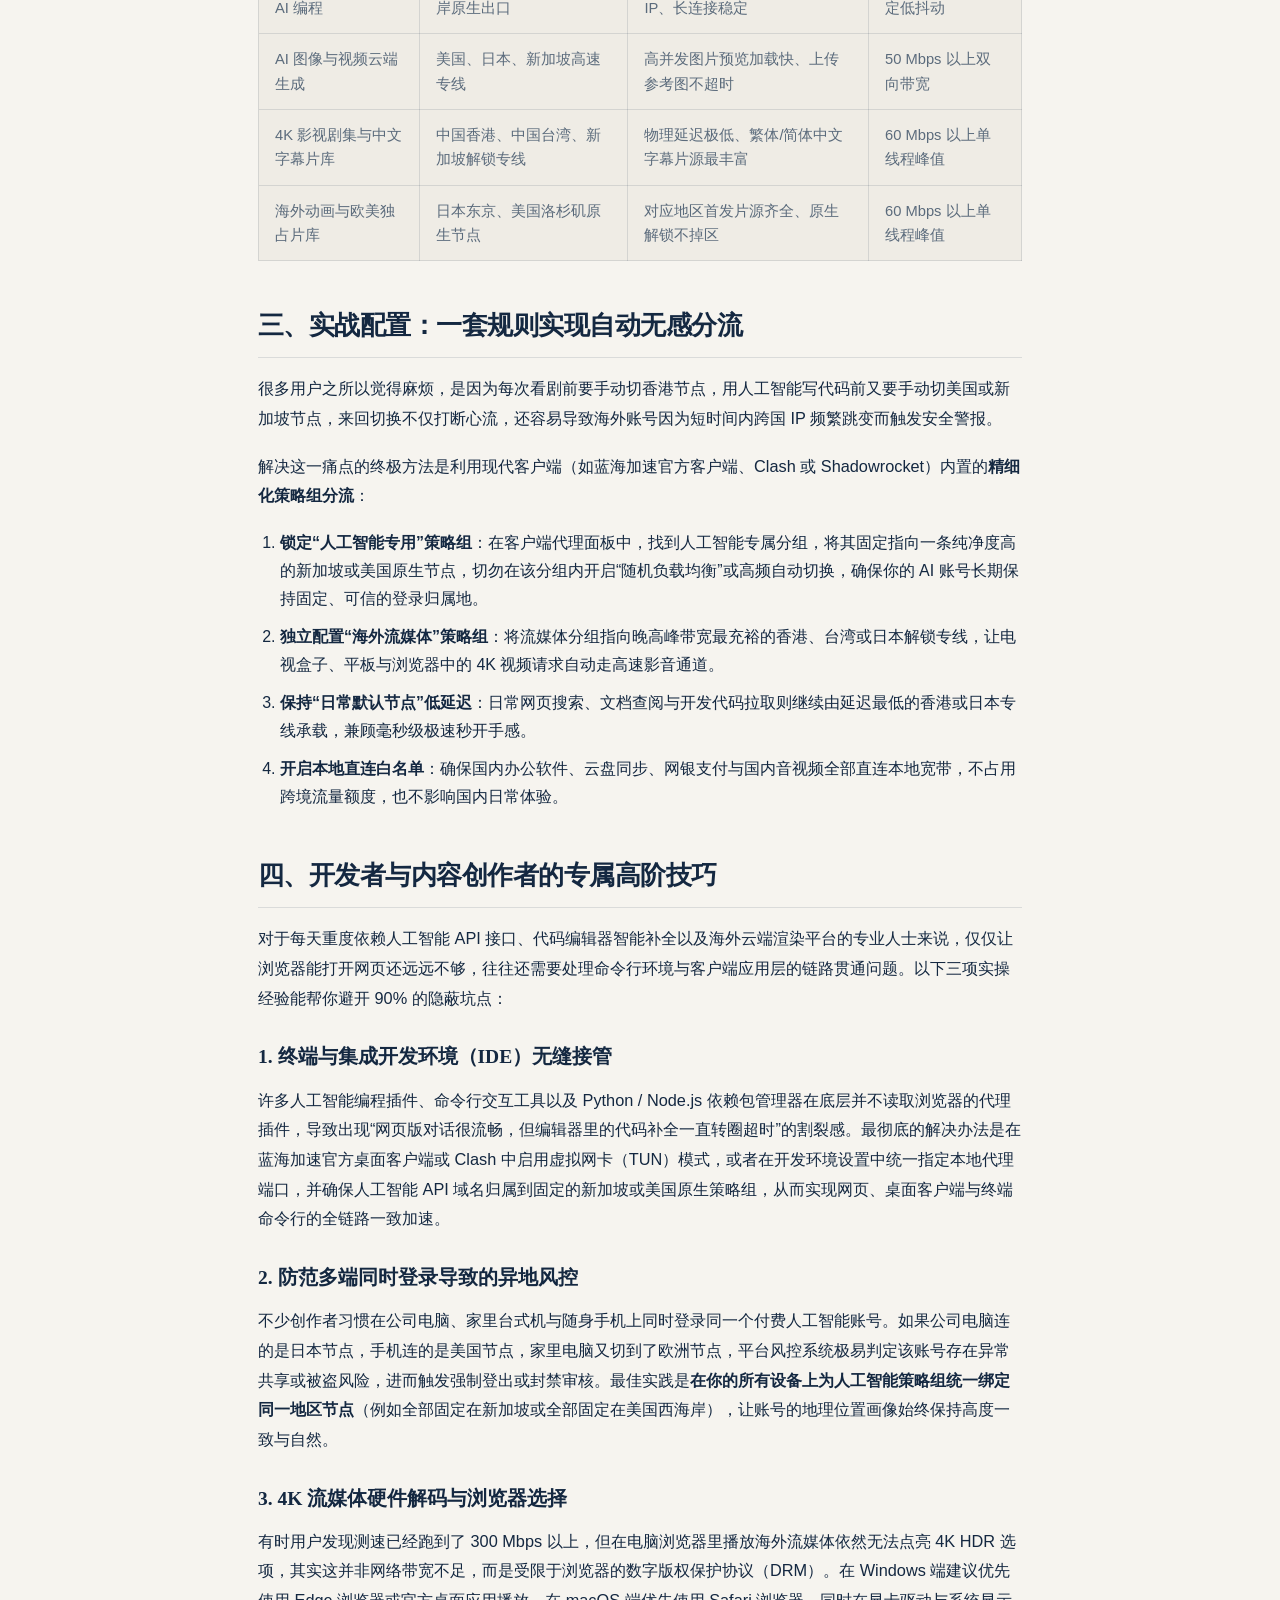
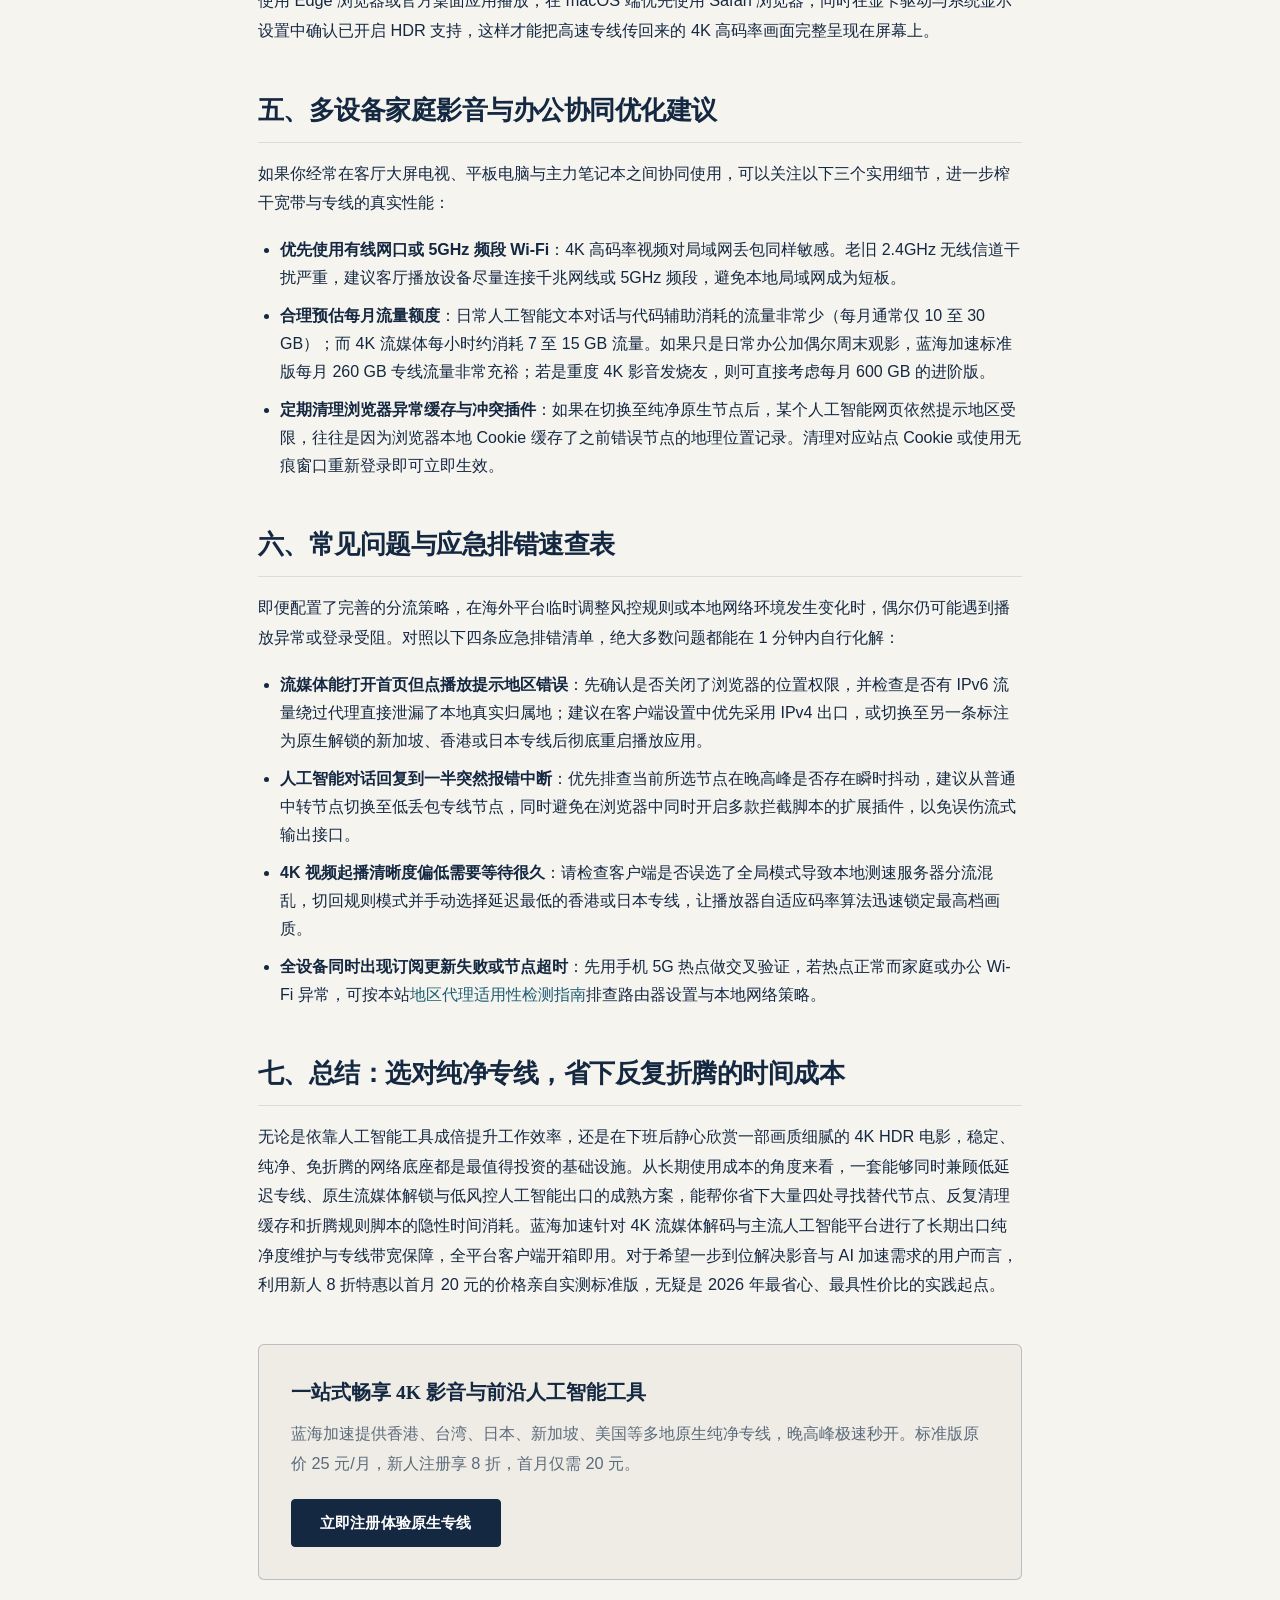
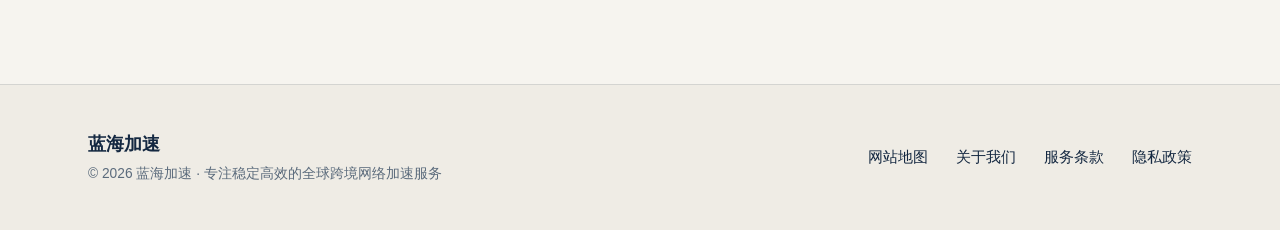
<file: articles/ai-gongju-liumeiti-jiasu.html>
<!DOCTYPE html>
<html lang="zh-CN">
<head>
  <meta charset="UTF-8">
  <meta name="viewport" content="width=device-width, initial-scale=1.0">
  <title>2026年跨境流媒体4K与人工智能工具网络加速方案全解析 - 蓝海加速</title>
  <meta name="description" content="2026年针对4K超清流媒体与主流人工智能创作检索工具的网络加速全解析，详解出口IP纯净度要求、区域风控避坑、策略组分流设置及多设备高码率缓冲优化方案。">
  <meta name="keywords" content="4K流媒体加速,人工智能网络加速,AI工具原生节点,流媒体解锁方案,分流策略,蓝海加速">
  <link rel="canonical" href="https://lanhaijiasu.cfd/articles/ai-gongju-liumeiti-jiasu.html">
  <meta property="og:title" content="2026年跨境流媒体4K与人工智能工具网络加速方案全解析">
  <meta property="og:description" content="一站式解决4K超清视频卡顿、地区片库锁定与人工智能平台频繁风控验证码难题的实用加速方案。">
  <meta property="og:image" content="https://lanhaijiasu.cfd/assets/og-cover.svg">
  <meta property="og:url" content="https://lanhaijiasu.cfd/articles/ai-gongju-liumeiti-jiasu.html">
  <meta property="og:type" content="article">
  <link rel="stylesheet" href="../assets/style.css">
  <script type="application/ld+json">
  {
    "@context": "https://schema.org",
    "@type": "Article",
    "headline": "2026年跨境流媒体4K与人工智能工具网络加速方案全解析",
    "description": "深入解析2026年跨境4K HDR流媒体播放与主流人工智能工具面临的网络瓶颈，并提供完整的节点挑选与客户端分流落地方案。",
    "image": "https://lanhaijiasu.cfd/assets/og-cover.svg",
    "datePublished": "2026-11-27",
    "dateModified": "2026-11-27",
    "author": {
      "@type": "Organization",
      "name": "蓝海加速方案研究院"
    },
    "publisher": {
      "@type": "Organization",
      "name": "蓝海加速",
      "logo": {
        "@type": "ImageObject",
        "url": "https://lanhaijiasu.cfd/assets/og-cover.svg"
      }
    },
    "mainEntityOfPage": "https://lanhaijiasu.cfd/articles/ai-gongju-liumeiti-jiasu.html"
  }
  </script>
  <script type="application/ld+json">
  {
    "@context": "https://schema.org",
    "@type": "BreadcrumbList",
    "itemListElement": [
      { "@type": "ListItem", "position": 1, "name": "蓝海加速首页", "item": "https://lanhaijiasu.cfd/" },
      { "@type": "ListItem", "position": 2, "name": "推荐资讯", "item": "https://lanhaijiasu.cfd/zixun-7k2m.html" },
      { "@type": "ListItem", "position": 3, "name": "2026年跨境流媒体4K与人工智能工具网络加速方案全解析", "item": "https://lanhaijiasu.cfd/articles/ai-gongju-liumeiti-jiasu.html" }
    ]
  }
  </script>
</head>
<body>
  <header class="site-header">
    <div class="container header-inner">
      <a href="https://lanhaijiasu.cfd/" class="brand-link">
        <span class="brand-mark" aria-hidden="true"></span>
        <span>蓝海加速</span>
      </a>
      <nav class="site-nav" aria-label="主导航">
        <a href="../index.html#advantages">核心优势</a>
        <a href="../index.html#media-ai">流媒体与人工智能</a>
        <a href="../index.html#download">客户端下载</a>
        <a href="../index.html#pricing">套餐价格</a>
        <a href="../index.html#faq">常见问题</a>
        <a href="../zixun-7k2m.html" class="active">推荐资讯</a>
      </nav>
    </div>
  </header>

  <main>
    <section class="page-hero">
      <div class="container">
        <div class="breadcrumb"><a href="https://lanhaijiasu.cfd/">首页</a> / <a href="../zixun-7k2m.html">推荐资讯</a> / 场景方案</div>
        <h1>2026年跨境流媒体4K与人工智能工具网络加速方案全解析</h1>
        <div class="page-meta">
          <span>作者：蓝海加速方案研究院</span>
          <span>发布时间：2026年11月27日</span>
          <span>适用场景：4K 影音 / AI 创作 / 科研编程</span>
        </div>
      </div>
    </section>

    <section class="article-layout">
      <div class="container prose">
        <p>2026 年，个人与团队对跨境网络的核心诉求已经高度聚焦于两大高价值场景：一是工作与学习中不可或缺的<strong>前沿人工智能工具</strong>（涵盖大语言模型对话、AI 辅助编程、文生图与视频生成以及国际学术检索）；二是休闲娱乐中对带宽和出口质量要求极高的 <strong>4K HDR 超清海外流媒体</strong>。然而，这两类业务对网络线路的底层要求却截然不同，如果只用单一节点一刀切，往往顾此失彼。本文将系统剖析两者的网络痛点，并给出一套清晰可落地的加速与分流配置方案。</p>

        <h2>一、两大场景的网络瓶颈与风控机制拆解</h2>
        <h3>1. 人工智能平台：地区限制与 IP 信誉度考核</h3>
        <p>海外主流人工智能服务商为了防止自动化脚本滥用算力以及遵守区域合规政策，普遍部署了极其严格的访问风控体系。用户在日常使用中遇到的三大典型障碍包括：</p>
        <ul>
          <li><strong>地区不可用提示</strong>：部分热门亚洲中转地区（例如某些普通香港出口）并未纳入部分人工智能平台的开放服务列表，直接连接会收到“当前所在地区不支持服务”的拦截提示。</li>
          <li><strong>共享机房 IP 触发频繁验证或降级</strong>：如果成百上千名用户挤在同一个廉价数据中心 IP 下高频发送提示词请求，平台安全系统会迅速将其标记为高风险代理，导致网页端无限循环人机校验，甚至触发模型能力降级或账号风控提醒。</li>
          <li><strong>长连接中断导致输出截断</strong>：大语言模型生成长篇代码或深度分析报告时，依赖稳定的长连接流式传输（Server-Sent Events / WebSocket）。一旦跨境线路发生哪怕 2 秒的丢包卡顿，前端对话就会直接报错中断，白白浪费对话上下文与生成额度。</li>
        </ul>

        <h3>2. 4K 超清流媒体：版权区域校验与单线程高码率缓冲</h3>
        <p>海外流媒体平台的风控重点则在于“版权地理围栏”与“代理特征识别”。如果出口 IP 被识别为普通商业数据中心，平台往往只会展示少量全球自制剧集，隐藏大量热门本地版权内容；更严重时直接拒绝播放。而在带宽层面，一段 4K HDR 60 帧配杜比全景声的高规格视频，其瞬时峰值码率往往达到 25 至 50 Mbps。如果跨境线路在晚高峰出现单线程限速或剧烈抖动，播放器就会自动将画质降级为 1080P 甚至 720P，拖动进度条时更会出现令人烦躁的转圈缓冲。</p>

        <h2>二、不同场景的最优节点区域匹配矩阵</h2>
        <p>要同时把人工智能工具与 4K 流媒体都用得得心应手，核心思路是<strong>按业务属性精准匹配落地地区</strong>，而不是所有流量都塞进同一个节点。以下是经过大量实测验证的 2026 年推荐匹配方案：</p>
<p style="margin:0 0 12px;font-size:0.95rem;color:#5B6B7C;line-height:1.7;">如果您希望省去复杂的手动参数折腾，直接体验晚高峰稳定流畅的跨境网络环境，可直接前往 <a href="https://lanhaijiasu.cfd/" style="color:#1E5F74;font-weight:600;text-decoration:underline;">蓝海加速极速秒开服务</a> 了解官方专属客户端与新人首月 20 元（原价 25 元 8 折）专线方案。</p>

        <div class="data-table-wrap">
          <table class="data-table">
            <thead>
              <tr>
                <th>使用场景</th>
                <th>首选推荐节点地区</th>
                <th>核心考量因素</th>
                <th>最低稳定带宽建议</th>
              </tr>
            </thead>
            <tbody>
              <tr>
                <td>大语言模型对话与 AI 编程</td>
                <td>新加坡、日本、美国西海岸原生出口</td>
                <td>避开受限地区、纯净低风控 IP、长连接稳定</td>
                <td>20 Mbps 以上稳定低抖动</td>
              </tr>
              <tr>
                <td>AI 图像与视频云端生成</td>
                <td>美国、日本、新加坡高速专线</td>
                <td>高并发图片预览加载快、上传参考图不超时</td>
                <td>50 Mbps 以上双向带宽</td>
              </tr>
              <tr>
                <td>4K 影视剧集与中文字幕片库</td>
                <td>中国香港、中国台湾、新加坡解锁专线</td>
                <td>物理延迟极低、繁体/简体中文字幕片源最丰富</td>
                <td>60 Mbps 以上单线程峰值</td>
              </tr>
              <tr>
                <td>海外动画与欧美独占片库</td>
                <td>日本东京、美国洛杉矶原生节点</td>
                <td>对应地区首发片源齐全、原生解锁不掉区</td>
                <td>60 Mbps 以上单线程峰值</td>
              </tr>
            </tbody>
          </table>
        </div>

        <h2>三、实战配置：一套规则实现自动无感分流</h2>
        <p>很多用户之所以觉得麻烦，是因为每次看剧前要手动切香港节点，用人工智能写代码前又要手动切美国或新加坡节点，来回切换不仅打断心流，还容易导致海外账号因为短时间内跨国 IP 频繁跳变而触发安全警报。</p>
        <p>解决这一痛点的终极方法是利用现代客户端（如蓝海加速官方客户端、Clash 或 Shadowrocket）内置的<strong>精细化策略组分流</strong>：</p>
        <ol>
          <li><strong>锁定“人工智能专用”策略组</strong>：在客户端代理面板中，找到人工智能专属分组，将其固定指向一条纯净度高的新加坡或美国原生节点，切勿在该分组内开启“随机负载均衡”或高频自动切换，确保你的 AI 账号长期保持固定、可信的登录归属地。</li>
          <li><strong>独立配置“海外流媒体”策略组</strong>：将流媒体分组指向晚高峰带宽最充裕的香港、台湾或日本解锁专线，让电视盒子、平板与浏览器中的 4K 视频请求自动走高速影音通道。</li>
          <li><strong>保持“日常默认节点”低延迟</strong>：日常网页搜索、文档查阅与开发代码拉取则继续由延迟最低的香港或日本专线承载，兼顾毫秒级极速秒开手感。</li>
          <li><strong>开启本地直连白名单</strong>：确保国内办公软件、云盘同步、网银支付与国内音视频全部直连本地宽带，不占用跨境流量额度，也不影响国内日常体验。</li>
        </ol>

        <h2>四、开发者与内容创作者的专属高阶技巧</h2>
        <p>对于每天重度依赖人工智能 API 接口、代码编辑器智能补全以及海外云端渲染平台的专业人士来说，仅仅让浏览器能打开网页还远远不够，往往还需要处理命令行环境与客户端应用层的链路贯通问题。以下三项实操经验能帮你避开 90% 的隐蔽坑点：</p>
        <h3>1. 终端与集成开发环境（IDE）无缝接管</h3>
        <p>许多人工智能编程插件、命令行交互工具以及 Python / Node.js 依赖包管理器在底层并不读取浏览器的代理插件，导致出现“网页版对话很流畅，但编辑器里的代码补全一直转圈超时”的割裂感。最彻底的解决办法是在蓝海加速官方桌面客户端或 Clash 中启用虚拟网卡（TUN）模式，或者在开发环境设置中统一指定本地代理端口，并确保人工智能 API 域名归属到固定的新加坡或美国原生策略组，从而实现网页、桌面客户端与终端命令行的全链路一致加速。</p>
        <h3>2. 防范多端同时登录导致的异地风控</h3>
        <p>不少创作者习惯在公司电脑、家里台式机与随身手机上同时登录同一个付费人工智能账号。如果公司电脑连的是日本节点，手机连的是美国节点，家里电脑又切到了欧洲节点，平台风控系统极易判定该账号存在异常共享或被盗风险，进而触发强制登出或封禁审核。最佳实践是<strong>在你的所有设备上为人工智能策略组统一绑定同一地区节点</strong>（例如全部固定在新加坡或全部固定在美国西海岸），让账号的地理位置画像始终保持高度一致与自然。</p>
        <h3>3. 4K 流媒体硬件解码与浏览器选择</h3>
        <p>有时用户发现测速已经跑到了 300 Mbps 以上，但在电脑浏览器里播放海外流媒体依然无法点亮 4K HDR 选项，其实这并非网络带宽不足，而是受限于浏览器的数字版权保护协议（DRM）。在 Windows 端建议优先使用 Edge 浏览器或官方桌面应用播放，在 macOS 端优先使用 Safari 浏览器，同时在显卡驱动与系统显示设置中确认已开启 HDR 支持，这样才能把高速专线传回来的 4K 高码率画面完整呈现在屏幕上。</p>

        <h2>五、多设备家庭影音与办公协同优化建议</h2>
        <p>如果你经常在客厅大屏电视、平板电脑与主力笔记本之间协同使用，可以关注以下三个实用细节，进一步榨干宽带与专线的真实性能：</p>
        <ul>
          <li><strong>优先使用有线网口或 5GHz 频段 Wi-Fi</strong>：4K 高码率视频对局域网丢包同样敏感。老旧 2.4GHz 无线信道干扰严重，建议客厅播放设备尽量连接千兆网线或 5GHz 频段，避免本地局域网成为短板。</li>
          <li><strong>合理预估每月流量额度</strong>：日常人工智能文本对话与代码辅助消耗的流量非常少（每月通常仅 10 至 30 GB）；而 4K 流媒体每小时约消耗 7 至 15 GB 流量。如果只是日常办公加偶尔周末观影，蓝海加速标准版每月 260 GB 专线流量非常充裕；若是重度 4K 影音发烧友，则可直接考虑每月 600 GB 的进阶版。</li>
          <li><strong>定期清理浏览器异常缓存与冲突插件</strong>：如果在切换至纯净原生节点后，某个人工智能网页依然提示地区受限，往往是因为浏览器本地 Cookie 缓存了之前错误节点的地理位置记录。清理对应站点 Cookie 或使用无痕窗口重新登录即可立即生效。</li>
        </ul>

        <h2>六、常见问题与应急排错速查表</h2>
        <p>即便配置了完善的分流策略，在海外平台临时调整风控规则或本地网络环境发生变化时，偶尔仍可能遇到播放异常或登录受阻。对照以下四条应急排错清单，绝大多数问题都能在 1 分钟内自行化解：</p>
        <ul>
          <li><strong>流媒体能打开首页但点播放提示地区错误</strong>：先确认是否关闭了浏览器的位置权限，并检查是否有 IPv6 流量绕过代理直接泄漏了本地真实归属地；建议在客户端设置中优先采用 IPv4 出口，或切换至另一条标注为原生解锁的新加坡、香港或日本专线后彻底重启播放应用。</li>
          <li><strong>人工智能对话回复到一半突然报错中断</strong>：优先排查当前所选节点在晚高峰是否存在瞬时抖动，建议从普通中转节点切换至低丢包专线节点，同时避免在浏览器中同时开启多款拦截脚本的扩展插件，以免误伤流式输出接口。</li>
          <li><strong>4K 视频起播清晰度偏低需要等待很久</strong>：请检查客户端是否误选了全局模式导致本地测速服务器分流混乱，切回规则模式并手动选择延迟最低的香港或日本专线，让播放器自适应码率算法迅速锁定最高档画质。</li>
          <li><strong>全设备同时出现订阅更新失败或节点超时</strong>：先用手机 5G 热点做交叉验证，若热点正常而家庭或办公 Wi-Fi 异常，可按本站<a href="https://lanhaijiasu.cfd/diqu-jiance.html" target="_blank">地区代理适用性检测指南</a>排查路由器设置与本地网络策略。</li>
        </ul>

        <h2>七、总结：选对纯净专线，省下反复折腾的时间成本</h2>
        <p>无论是依靠人工智能工具成倍提升工作效率，还是在下班后静心欣赏一部画质细腻的 4K HDR 电影，稳定、纯净、免折腾的网络底座都是最值得投资的基础设施。从长期使用成本的角度来看，一套能够同时兼顾低延迟专线、原生流媒体解锁与低风控人工智能出口的成熟方案，能帮你省下大量四处寻找替代节点、反复清理缓存和折腾规则脚本的隐性时间消耗。蓝海加速针对 4K 流媒体解码与主流人工智能平台进行了长期出口纯净度维护与专线带宽保障，全平台客户端开箱即用。对于希望一步到位解决影音与 AI 加速需求的用户而言，利用新人 8 折特惠以首月 20 元的价格亲自实测标准版，无疑是 2026 年最省心、最具性价比的实践起点。</p>

        <div class="cta-box">
          <h3>一站式畅享 4K 影音与前沿人工智能工具</h3>
          <p>蓝海加速提供香港、台湾、日本、新加坡、美国等多地原生纯净专线，晚高峰极速秒开。标准版原价 25 元/月，新人注册享 8 折，首月仅需 20 元。</p>
          <a href="https://cola.flyvaff.com/#/register/?code=ZUwI0gXX" class="btn btn-primary" rel="nofollow" target="_blank">立即注册体验原生专线</a>
        </div>
      </div>
    </section>
  </main>

  <footer class="site-footer">
    <div class="container footer-inner">
      <div>
        <div class="footer-brand">蓝海加速</div>
        <div class="footer-copy">© 2026 蓝海加速 · 专注稳定高效的全球跨境网络加速服务</div>
      </div>
      <nav class="footer-links" aria-label="页脚导航">
        <a href="../sitemap.html" target="_blank">网站地图</a>
        <a href="../about.html" target="_blank">关于我们</a>
        <a href="../terms.html" target="_blank">服务条款</a>
        <a href="../privacy.html" target="_blank">隐私政策</a>
      </nav>
    </div>
  </footer>
</body>
</html>
</file>
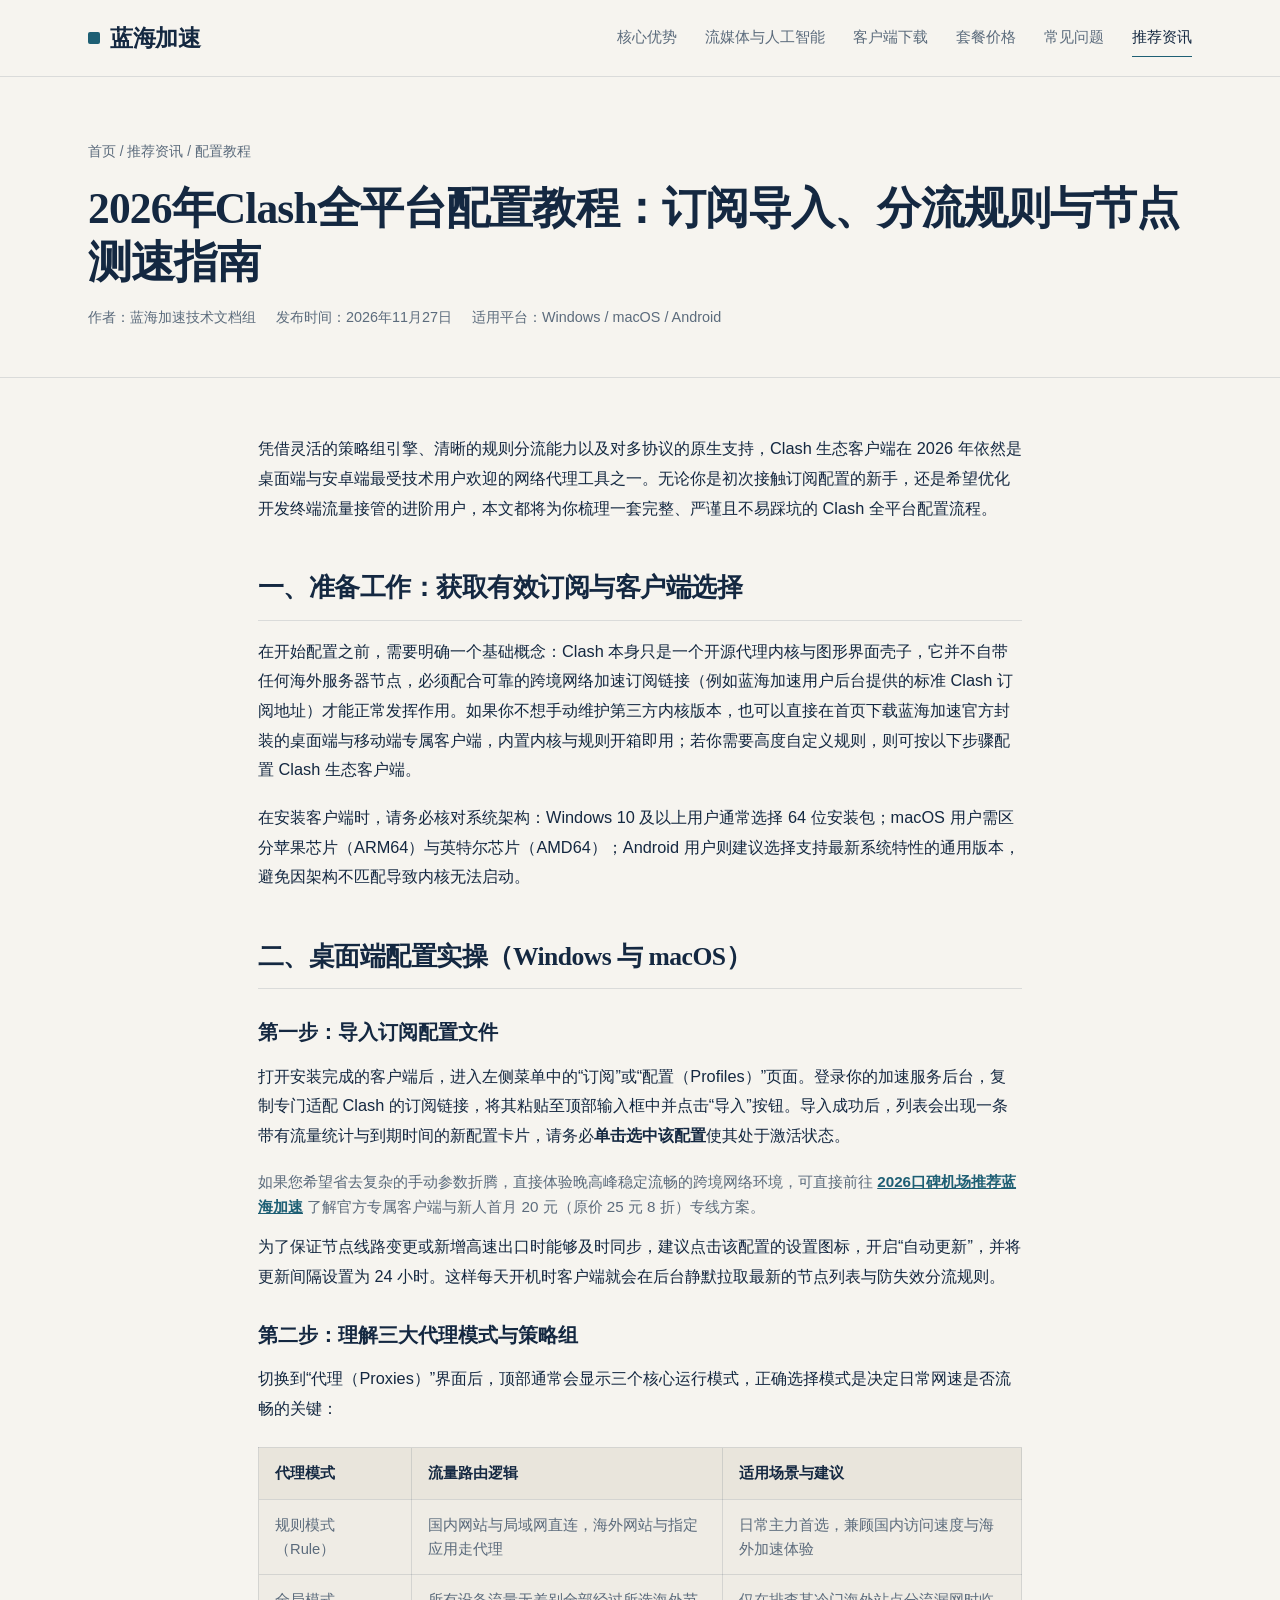
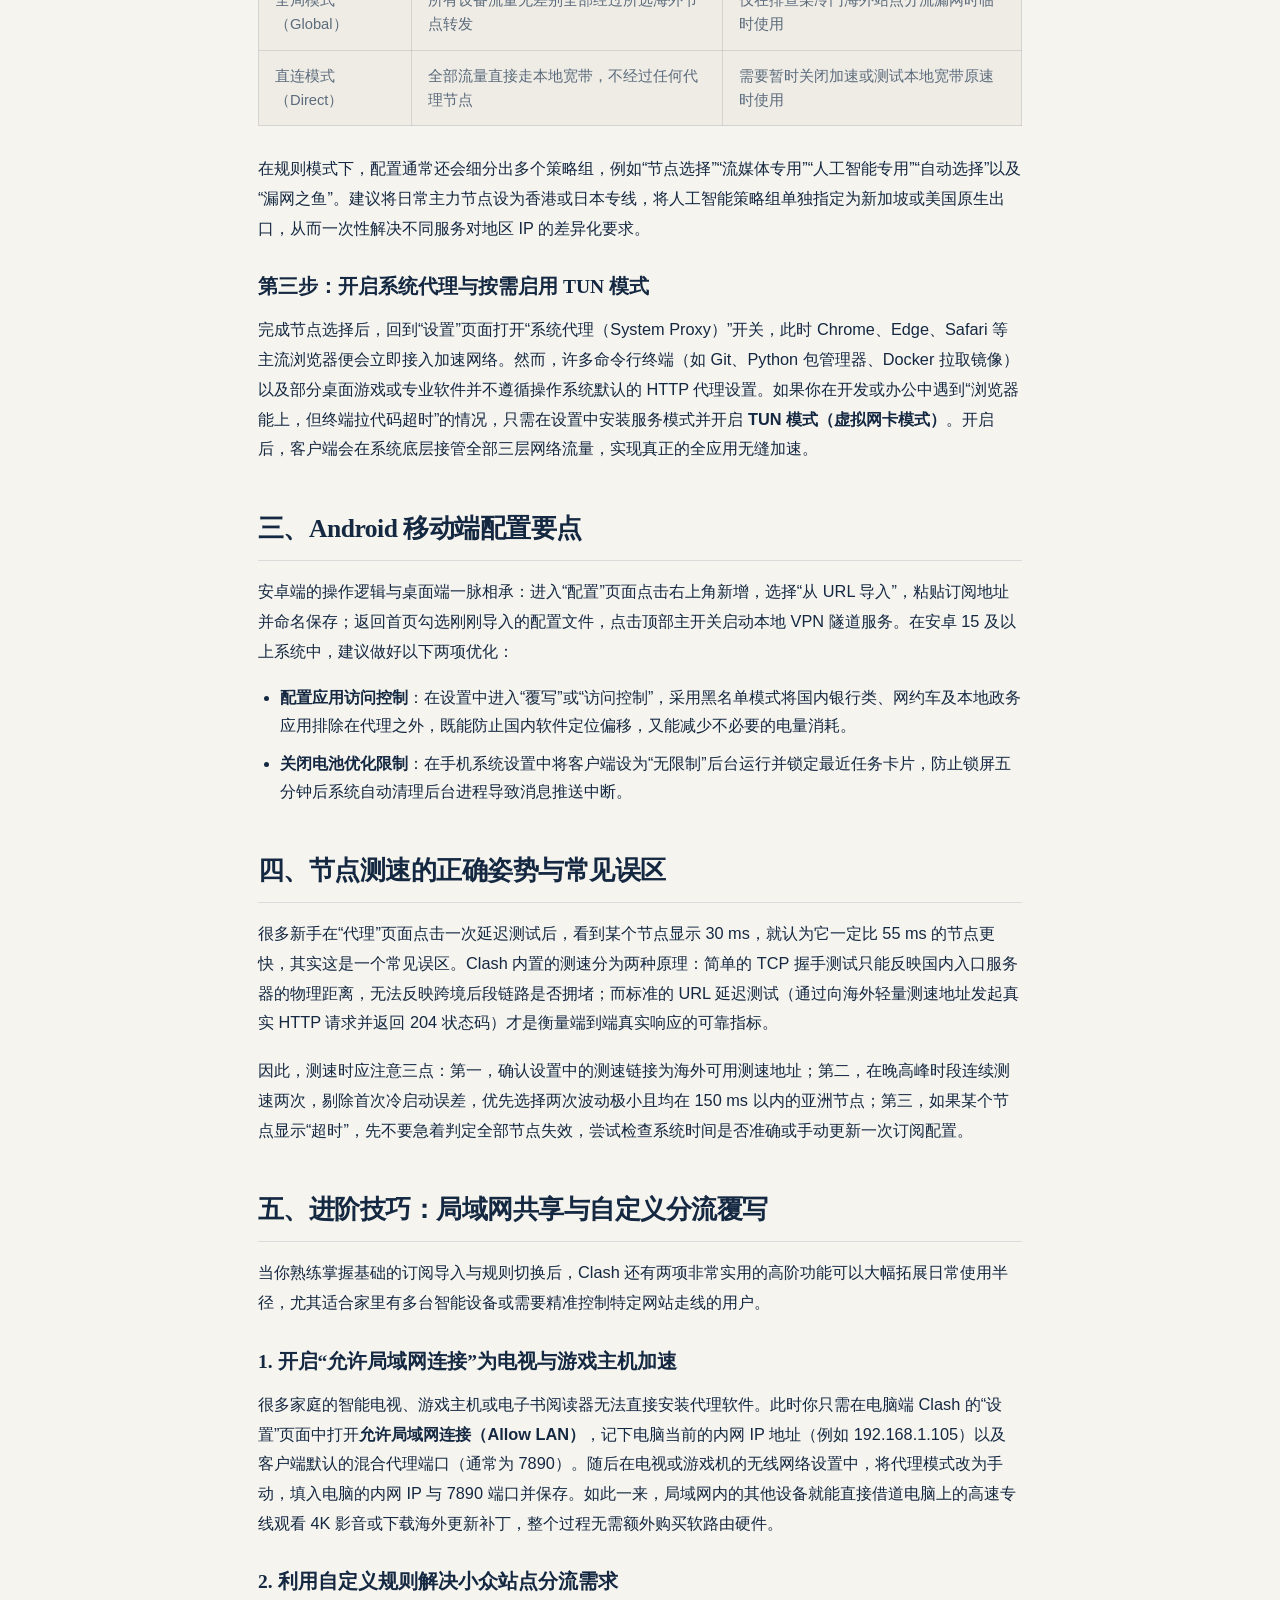
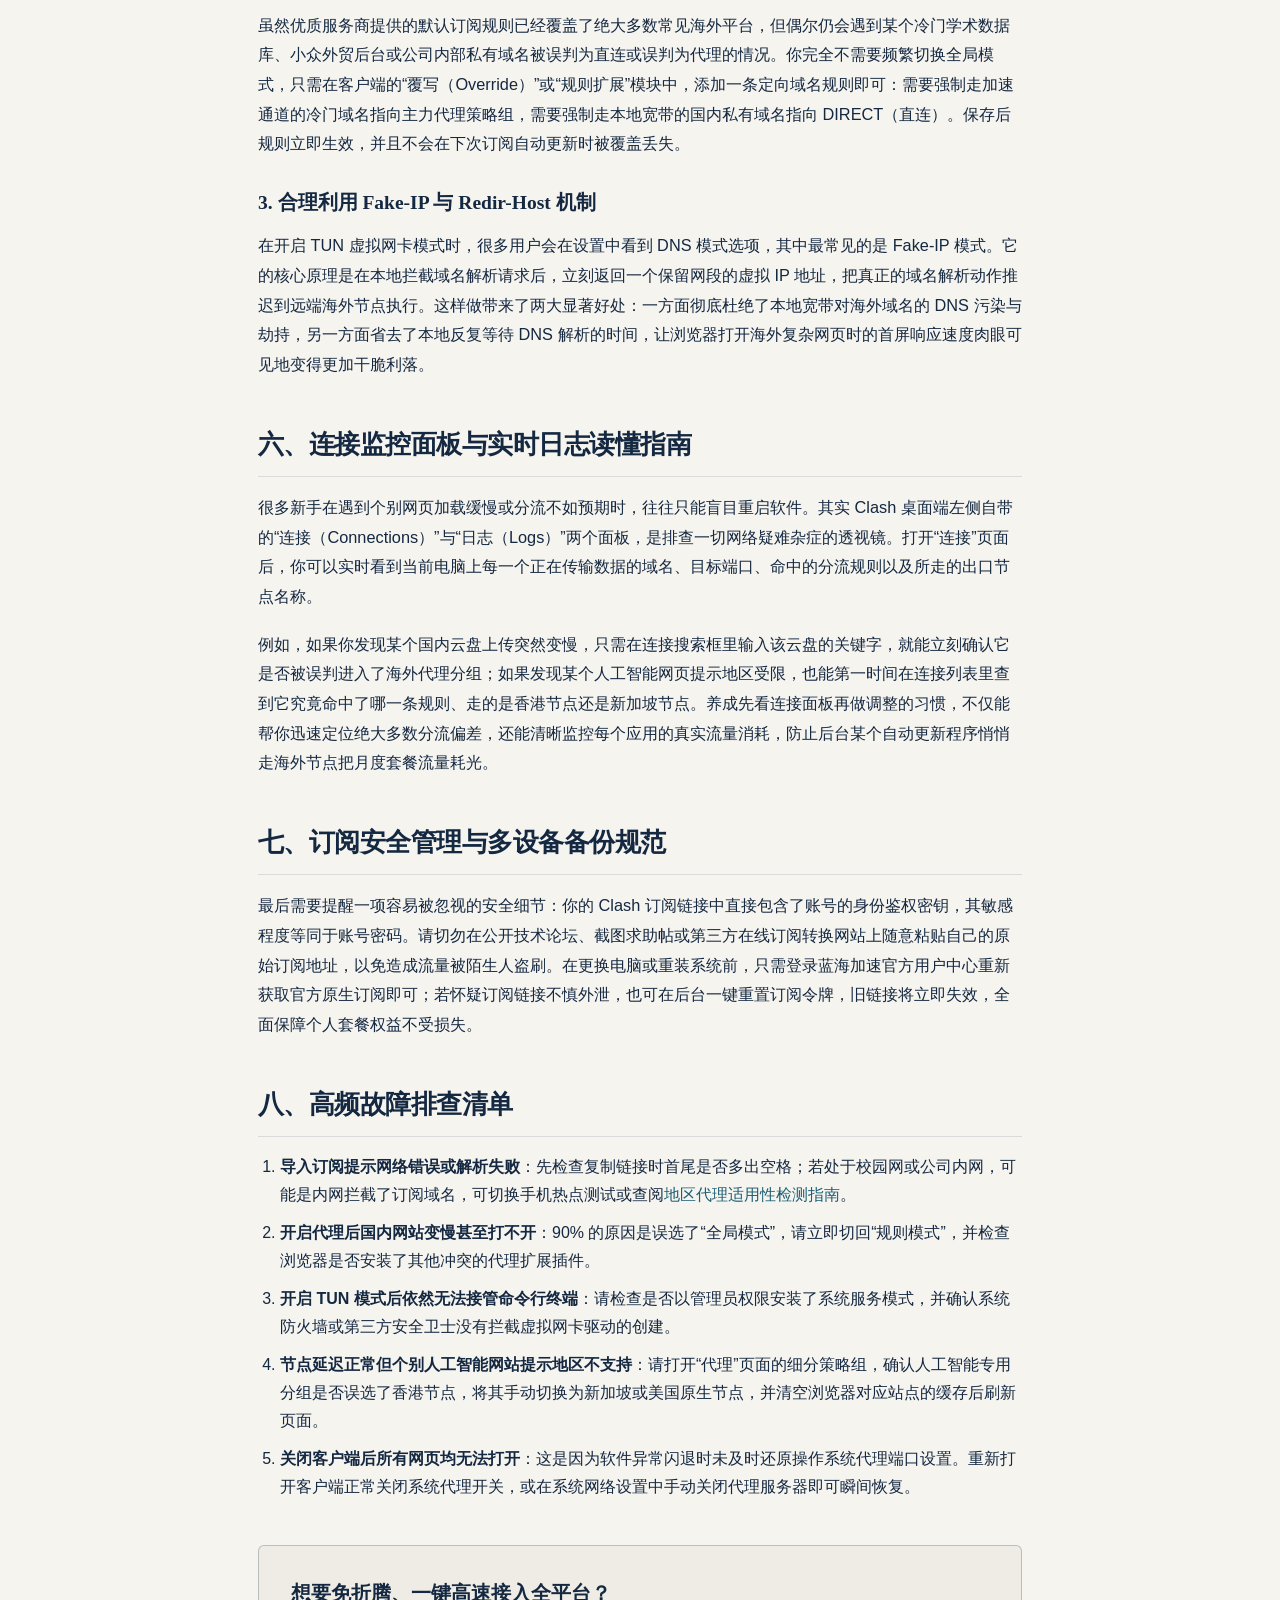
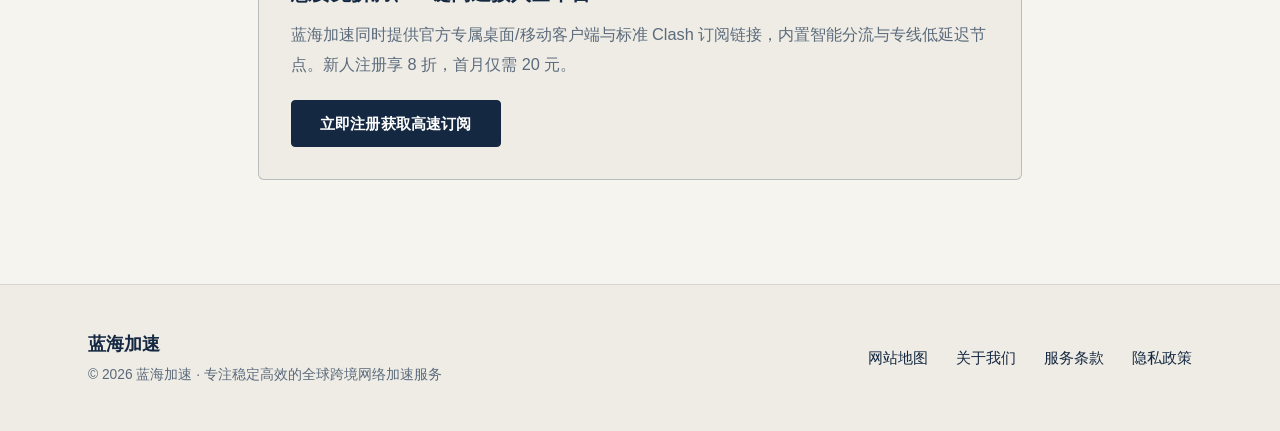
<file: articles/clash-xinshou-peizhi-2026.html>
<!DOCTYPE html>
<html lang="zh-CN">
<head>
  <meta charset="UTF-8">
  <meta name="viewport" content="width=device-width, initial-scale=1.0">
  <title>2026年Clash全平台配置教程：订阅导入、分流规则与节点测速指南 - 蓝海加速</title>
  <meta name="description" content="2026年最新Clash全平台配置保姆级教程，详解Windows、macOS与Android客户端安装、订阅链接导入、规则分流模式、TUN虚拟网卡开启及节点真延迟测速技巧。">
  <meta name="keywords" content="Clash配置教程,Clash新手教程,订阅导入,分流规则,TUN模式,节点测速,蓝海加速">
  <link rel="canonical" href="https://lanhaijiasu.cfd/articles/clash-xinshou-peizhi-2026.html">
  <meta property="og:title" content="2026年Clash全平台配置教程：订阅导入、分流规则与节点测速指南">
  <meta property="og:description" content="一步步掌握Clash桌面端与移动端核心配置，轻松实现国内直连、海外专线加速与全应用接管。">
  <meta property="og:image" content="https://lanhaijiasu.cfd/assets/og-cover.svg">
  <meta property="og:url" content="https://lanhaijiasu.cfd/articles/clash-xinshou-peizhi-2026.html">
  <meta property="og:type" content="article">
  <link rel="stylesheet" href="../assets/style.css">
  <script type="application/ld+json">
  {
    "@context": "https://schema.org",
    "@type": "Article",
    "headline": "2026年Clash全平台配置教程：订阅导入、分流规则与节点测速指南",
    "description": "面向2026年新手与进阶用户的Clash全平台完整配置指南，涵盖订阅导入、分流模式解析、TUN模式开启与节点测速排错。",
    "image": "https://lanhaijiasu.cfd/assets/og-cover.svg",
    "datePublished": "2026-11-27",
    "dateModified": "2026-11-27",
    "author": {
      "@type": "Organization",
      "name": "蓝海加速技术文档组"
    },
    "publisher": {
      "@type": "Organization",
      "name": "蓝海加速",
      "logo": {
        "@type": "ImageObject",
        "url": "https://lanhaijiasu.cfd/assets/og-cover.svg"
      }
    },
    "mainEntityOfPage": "https://lanhaijiasu.cfd/articles/clash-xinshou-peizhi-2026.html"
  }
  </script>
  <script type="application/ld+json">
  {
    "@context": "https://schema.org",
    "@type": "BreadcrumbList",
    "itemListElement": [
      { "@type": "ListItem", "position": 1, "name": "蓝海加速首页", "item": "https://lanhaijiasu.cfd/" },
      { "@type": "ListItem", "position": 2, "name": "推荐资讯", "item": "https://lanhaijiasu.cfd/zixun-7k2m.html" },
      { "@type": "ListItem", "position": 3, "name": "2026年Clash全平台配置教程：订阅导入、分流规则与节点测速指南", "item": "https://lanhaijiasu.cfd/articles/clash-xinshou-peizhi-2026.html" }
    ]
  }
  </script>
</head>
<body>
  <header class="site-header">
    <div class="container header-inner">
      <a href="https://lanhaijiasu.cfd/" class="brand-link">
        <span class="brand-mark" aria-hidden="true"></span>
        <span>蓝海加速</span>
      </a>
      <nav class="site-nav" aria-label="主导航">
        <a href="../index.html#advantages">核心优势</a>
        <a href="../index.html#media-ai">流媒体与人工智能</a>
        <a href="../index.html#download">客户端下载</a>
        <a href="../index.html#pricing">套餐价格</a>
        <a href="../index.html#faq">常见问题</a>
        <a href="../zixun-7k2m.html" class="active">推荐资讯</a>
      </nav>
    </div>
  </header>

  <main>
    <section class="page-hero">
      <div class="container">
        <div class="breadcrumb"><a href="https://lanhaijiasu.cfd/">首页</a> / <a href="../zixun-7k2m.html">推荐资讯</a> / 配置教程</div>
        <h1>2026年Clash全平台配置教程：订阅导入、分流规则与节点测速指南</h1>
        <div class="page-meta">
          <span>作者：蓝海加速技术文档组</span>
          <span>发布时间：2026年11月27日</span>
          <span>适用平台：Windows / macOS / Android</span>
        </div>
      </div>
    </section>

    <section class="article-layout">
      <div class="container prose">
        <p>凭借灵活的策略组引擎、清晰的规则分流能力以及对多协议的原生支持，Clash 生态客户端在 2026 年依然是桌面端与安卓端最受技术用户欢迎的网络代理工具之一。无论你是初次接触订阅配置的新手，还是希望优化开发终端流量接管的进阶用户，本文都将为你梳理一套完整、严谨且不易踩坑的 Clash 全平台配置流程。</p>

        <h2>一、准备工作：获取有效订阅与客户端选择</h2>
        <p>在开始配置之前，需要明确一个基础概念：Clash 本身只是一个开源代理内核与图形界面壳子，它并不自带任何海外服务器节点，必须配合可靠的跨境网络加速订阅链接（例如蓝海加速用户后台提供的标准 Clash 订阅地址）才能正常发挥作用。如果你不想手动维护第三方内核版本，也可以直接在首页下载蓝海加速官方封装的桌面端与移动端专属客户端，内置内核与规则开箱即用；若你需要高度自定义规则，则可按以下步骤配置 Clash 生态客户端。</p>
        <p>在安装客户端时，请务必核对系统架构：Windows 10 及以上用户通常选择 64 位安装包；macOS 用户需区分苹果芯片（ARM64）与英特尔芯片（AMD64）；Android 用户则建议选择支持最新系统特性的通用版本，避免因架构不匹配导致内核无法启动。</p>

        <h2>二、桌面端配置实操（Windows 与 macOS）</h2>
        <h3>第一步：导入订阅配置文件</h3>
        <p>打开安装完成的客户端后，进入左侧菜单中的“订阅”或“配置（Profiles）”页面。登录你的加速服务后台，复制专门适配 Clash 的订阅链接，将其粘贴至顶部输入框中并点击“导入”按钮。导入成功后，列表会出现一条带有流量统计与到期时间的新配置卡片，请务必<strong>单击选中该配置</strong>使其处于激活状态。</p>
<p style="margin:0 0 12px;font-size:0.95rem;color:#5B6B7C;line-height:1.7;">如果您希望省去复杂的手动参数折腾，直接体验晚高峰稳定流畅的跨境网络环境，可直接前往 <a href="https://lanhaijiasu.cfd/" style="color:#1E5F74;font-weight:600;text-decoration:underline;">2026口碑机场推荐蓝海加速</a> 了解官方专属客户端与新人首月 20 元（原价 25 元 8 折）专线方案。</p>
        <p>为了保证节点线路变更或新增高速出口时能够及时同步，建议点击该配置的设置图标，开启“自动更新”，并将更新间隔设置为 24 小时。这样每天开机时客户端就会在后台静默拉取最新的节点列表与防失效分流规则。</p>

        <h3>第二步：理解三大代理模式与策略组</h3>
        <p>切换到“代理（Proxies）”界面后，顶部通常会显示三个核心运行模式，正确选择模式是决定日常网速是否流畅的关键：</p>
        <div class="data-table-wrap">
          <table class="data-table">
            <thead>
              <tr>
                <th>代理模式</th>
                <th>流量路由逻辑</th>
                <th>适用场景与建议</th>
              </tr>
            </thead>
            <tbody>
              <tr>
                <td>规则模式（Rule）</td>
                <td>国内网站与局域网直连，海外网站与指定应用走代理</td>
                <td>日常主力首选，兼顾国内访问速度与海外加速体验</td>
              </tr>
              <tr>
                <td>全局模式（Global）</td>
                <td>所有设备流量无差别全部经过所选海外节点转发</td>
                <td>仅在排查某冷门海外站点分流漏网时临时使用</td>
              </tr>
              <tr>
                <td>直连模式（Direct）</td>
                <td>全部流量直接走本地宽带，不经过任何代理节点</td>
                <td>需要暂时关闭加速或测试本地宽带原速时使用</td>
              </tr>
            </tbody>
          </table>
        </div>
        <p>在规则模式下，配置通常还会细分出多个策略组，例如“节点选择”“流媒体专用”“人工智能专用”“自动选择”以及“漏网之鱼”。建议将日常主力节点设为香港或日本专线，将人工智能策略组单独指定为新加坡或美国原生出口，从而一次性解决不同服务对地区 IP 的差异化要求。</p>

        <h3>第三步：开启系统代理与按需启用 TUN 模式</h3>
        <p>完成节点选择后，回到“设置”页面打开“系统代理（System Proxy）”开关，此时 Chrome、Edge、Safari 等主流浏览器便会立即接入加速网络。然而，许多命令行终端（如 Git、Python 包管理器、Docker 拉取镜像）以及部分桌面游戏或专业软件并不遵循操作系统默认的 HTTP 代理设置。如果你在开发或办公中遇到“浏览器能上，但终端拉代码超时”的情况，只需在设置中安装服务模式并开启 <strong>TUN 模式（虚拟网卡模式）</strong>。开启后，客户端会在系统底层接管全部三层网络流量，实现真正的全应用无缝加速。</p>

        <h2>三、Android 移动端配置要点</h2>
        <p>安卓端的操作逻辑与桌面端一脉相承：进入“配置”页面点击右上角新增，选择“从 URL 导入”，粘贴订阅地址并命名保存；返回首页勾选刚刚导入的配置文件，点击顶部主开关启动本地 VPN 隧道服务。在安卓 15 及以上系统中，建议做好以下两项优化：</p>
        <ul>
          <li><strong>配置应用访问控制</strong>：在设置中进入“覆写”或“访问控制”，采用黑名单模式将国内银行类、网约车及本地政务应用排除在代理之外，既能防止国内软件定位偏移，又能减少不必要的电量消耗。</li>
          <li><strong>关闭电池优化限制</strong>：在手机系统设置中将客户端设为“无限制”后台运行并锁定最近任务卡片，防止锁屏五分钟后系统自动清理后台进程导致消息推送中断。</li>
        </ul>

        <h2>四、节点测速的正确姿势与常见误区</h2>
        <p>很多新手在“代理”页面点击一次延迟测试后，看到某个节点显示 30 ms，就认为它一定比 55 ms 的节点更快，其实这是一个常见误区。Clash 内置的测速分为两种原理：简单的 TCP 握手测试只能反映国内入口服务器的物理距离，无法反映跨境后段链路是否拥堵；而标准的 URL 延迟测试（通过向海外轻量测速地址发起真实 HTTP 请求并返回 204 状态码）才是衡量端到端真实响应的可靠指标。</p>
        <p>因此，测速时应注意三点：第一，确认设置中的测速链接为海外可用测速地址；第二，在晚高峰时段连续测速两次，剔除首次冷启动误差，优先选择两次波动极小且均在 150 ms 以内的亚洲节点；第三，如果某个节点显示“超时”，先不要急着判定全部节点失效，尝试检查系统时间是否准确或手动更新一次订阅配置。</p>

        <h2>五、进阶技巧：局域网共享与自定义分流覆写</h2>
        <p>当你熟练掌握基础的订阅导入与规则切换后，Clash 还有两项非常实用的高阶功能可以大幅拓展日常使用半径，尤其适合家里有多台智能设备或需要精准控制特定网站走线的用户。</p>
        <h3>1. 开启“允许局域网连接”为电视与游戏主机加速</h3>
        <p>很多家庭的智能电视、游戏主机或电子书阅读器无法直接安装代理软件。此时你只需在电脑端 Clash 的“设置”页面中打开<strong>允许局域网连接（Allow LAN）</strong>，记下电脑当前的内网 IP 地址（例如 192.168.1.105）以及客户端默认的混合代理端口（通常为 7890）。随后在电视或游戏机的无线网络设置中，将代理模式改为手动，填入电脑的内网 IP 与 7890 端口并保存。如此一来，局域网内的其他设备就能直接借道电脑上的高速专线观看 4K 影音或下载海外更新补丁，整个过程无需额外购买软路由硬件。</p>
        <h3>2. 利用自定义规则解决小众站点分流需求</h3>
        <p>虽然优质服务商提供的默认订阅规则已经覆盖了绝大多数常见海外平台，但偶尔仍会遇到某个冷门学术数据库、小众外贸后台或公司内部私有域名被误判为直连或误判为代理的情况。你完全不需要频繁切换全局模式，只需在客户端的“覆写（Override）”或“规则扩展”模块中，添加一条定向域名规则即可：需要强制走加速通道的冷门域名指向主力代理策略组，需要强制走本地宽带的国内私有域名指向 DIRECT（直连）。保存后规则立即生效，并且不会在下次订阅自动更新时被覆盖丢失。</p>
        <h3>3. 合理利用 Fake-IP 与 Redir-Host 机制</h3>
        <p>在开启 TUN 虚拟网卡模式时，很多用户会在设置中看到 DNS 模式选项，其中最常见的是 Fake-IP 模式。它的核心原理是在本地拦截域名解析请求后，立刻返回一个保留网段的虚拟 IP 地址，把真正的域名解析动作推迟到远端海外节点执行。这样做带来了两大显著好处：一方面彻底杜绝了本地宽带对海外域名的 DNS 污染与劫持，另一方面省去了本地反复等待 DNS 解析的时间，让浏览器打开海外复杂网页时的首屏响应速度肉眼可见地变得更加干脆利落。</p>

        <h2>六、连接监控面板与实时日志读懂指南</h2>
        <p>很多新手在遇到个别网页加载缓慢或分流不如预期时，往往只能盲目重启软件。其实 Clash 桌面端左侧自带的“连接（Connections）”与“日志（Logs）”两个面板，是排查一切网络疑难杂症的透视镜。打开“连接”页面后，你可以实时看到当前电脑上每一个正在传输数据的域名、目标端口、命中的分流规则以及所走的出口节点名称。</p>
        <p>例如，如果你发现某个国内云盘上传突然变慢，只需在连接搜索框里输入该云盘的关键字，就能立刻确认它是否被误判进入了海外代理分组；如果发现某个人工智能网页提示地区受限，也能第一时间在连接列表里查到它究竟命中了哪一条规则、走的是香港节点还是新加坡节点。养成先看连接面板再做调整的习惯，不仅能帮你迅速定位绝大多数分流偏差，还能清晰监控每个应用的真实流量消耗，防止后台某个自动更新程序悄悄走海外节点把月度套餐流量耗光。</p>

        <h2>七、订阅安全管理与多设备备份规范</h2>
        <p>最后需要提醒一项容易被忽视的安全细节：你的 Clash 订阅链接中直接包含了账号的身份鉴权密钥，其敏感程度等同于账号密码。请切勿在公开技术论坛、截图求助帖或第三方在线订阅转换网站上随意粘贴自己的原始订阅地址，以免造成流量被陌生人盗刷。在更换电脑或重装系统前，只需登录蓝海加速官方用户中心重新获取官方原生订阅即可；若怀疑订阅链接不慎外泄，也可在后台一键重置订阅令牌，旧链接将立即失效，全面保障个人套餐权益不受损失。</p>

        <h2>八、高频故障排查清单</h2>
        <ol>
          <li><strong>导入订阅提示网络错误或解析失败</strong>：先检查复制链接时首尾是否多出空格；若处于校园网或公司内网，可能是内网拦截了订阅域名，可切换手机热点测试或查阅<a href="https://lanhaijiasu.cfd/diqu-jiance.html" target="_blank">地区代理适用性检测指南</a>。</li>
          <li><strong>开启代理后国内网站变慢甚至打不开</strong>：90% 的原因是误选了“全局模式”，请立即切回“规则模式”，并检查浏览器是否安装了其他冲突的代理扩展插件。</li>
          <li><strong>开启 TUN 模式后依然无法接管命令行终端</strong>：请检查是否以管理员权限安装了系统服务模式，并确认系统防火墙或第三方安全卫士没有拦截虚拟网卡驱动的创建。</li>
          <li><strong>节点延迟正常但个别人工智能网站提示地区不支持</strong>：请打开“代理”页面的细分策略组，确认人工智能专用分组是否误选了香港节点，将其手动切换为新加坡或美国原生节点，并清空浏览器对应站点的缓存后刷新页面。</li>
          <li><strong>关闭客户端后所有网页均无法打开</strong>：这是因为软件异常闪退时未及时还原操作系统代理端口设置。重新打开客户端正常关闭系统代理开关，或在系统网络设置中手动关闭代理服务器即可瞬间恢复。</li>
        </ol>

        <div class="cta-box">
          <h3>想要免折腾、一键高速接入全平台？</h3>
          <p>蓝海加速同时提供官方专属桌面/移动客户端与标准 Clash 订阅链接，内置智能分流与专线低延迟节点。新人注册享 8 折，首月仅需 20 元。</p>
          <a href="https://cola.flyvaff.com/#/register/?code=ZUwI0gXX" class="btn btn-primary" rel="nofollow" target="_blank">立即注册获取高速订阅</a>
        </div>
      </div>
    </section>
  </main>

  <footer class="site-footer">
    <div class="container footer-inner">
      <div>
        <div class="footer-brand">蓝海加速</div>
        <div class="footer-copy">© 2026 蓝海加速 · 专注稳定高效的全球跨境网络加速服务</div>
      </div>
      <nav class="footer-links" aria-label="页脚导航">
        <a href="../sitemap.html" target="_blank">网站地图</a>
        <a href="../about.html" target="_blank">关于我们</a>
        <a href="../terms.html" target="_blank">服务条款</a>
        <a href="../privacy.html" target="_blank">隐私政策</a>
      </nav>
    </div>
  </footer>
</body>
</html>
</file>
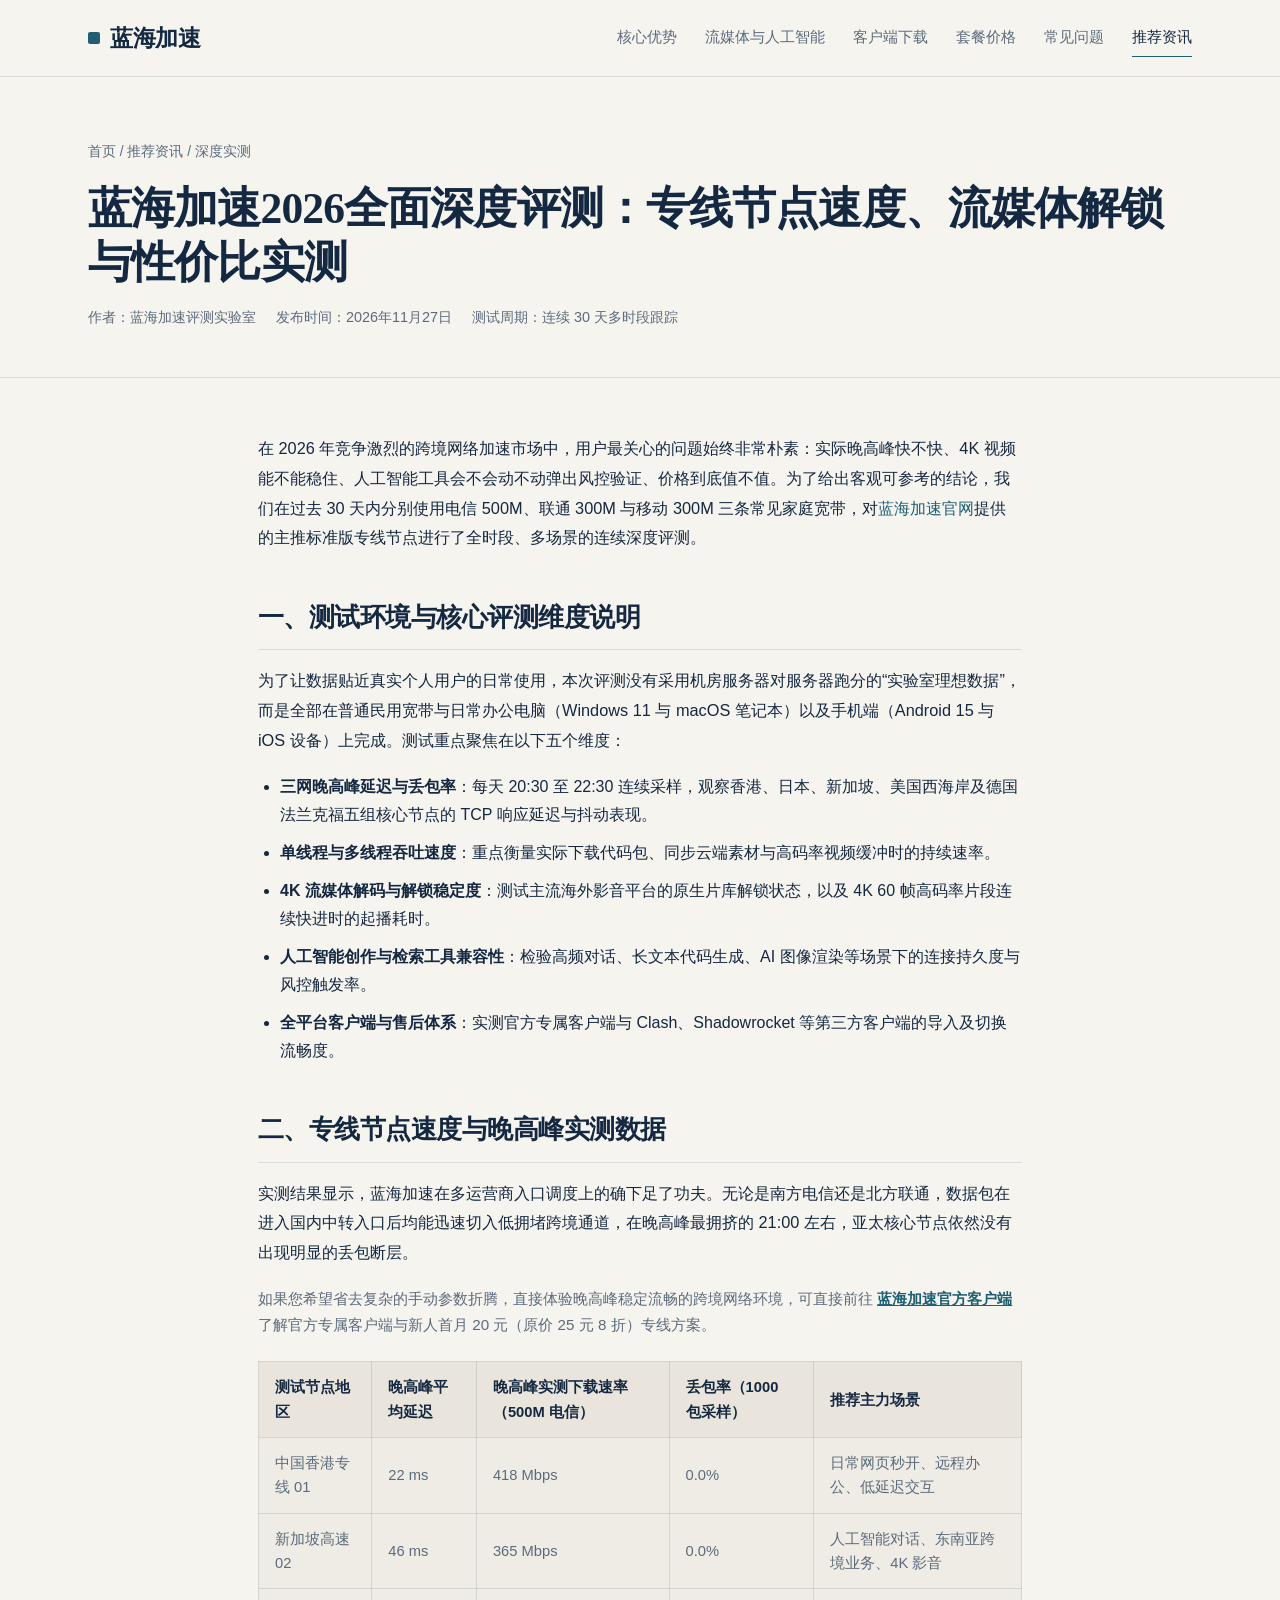
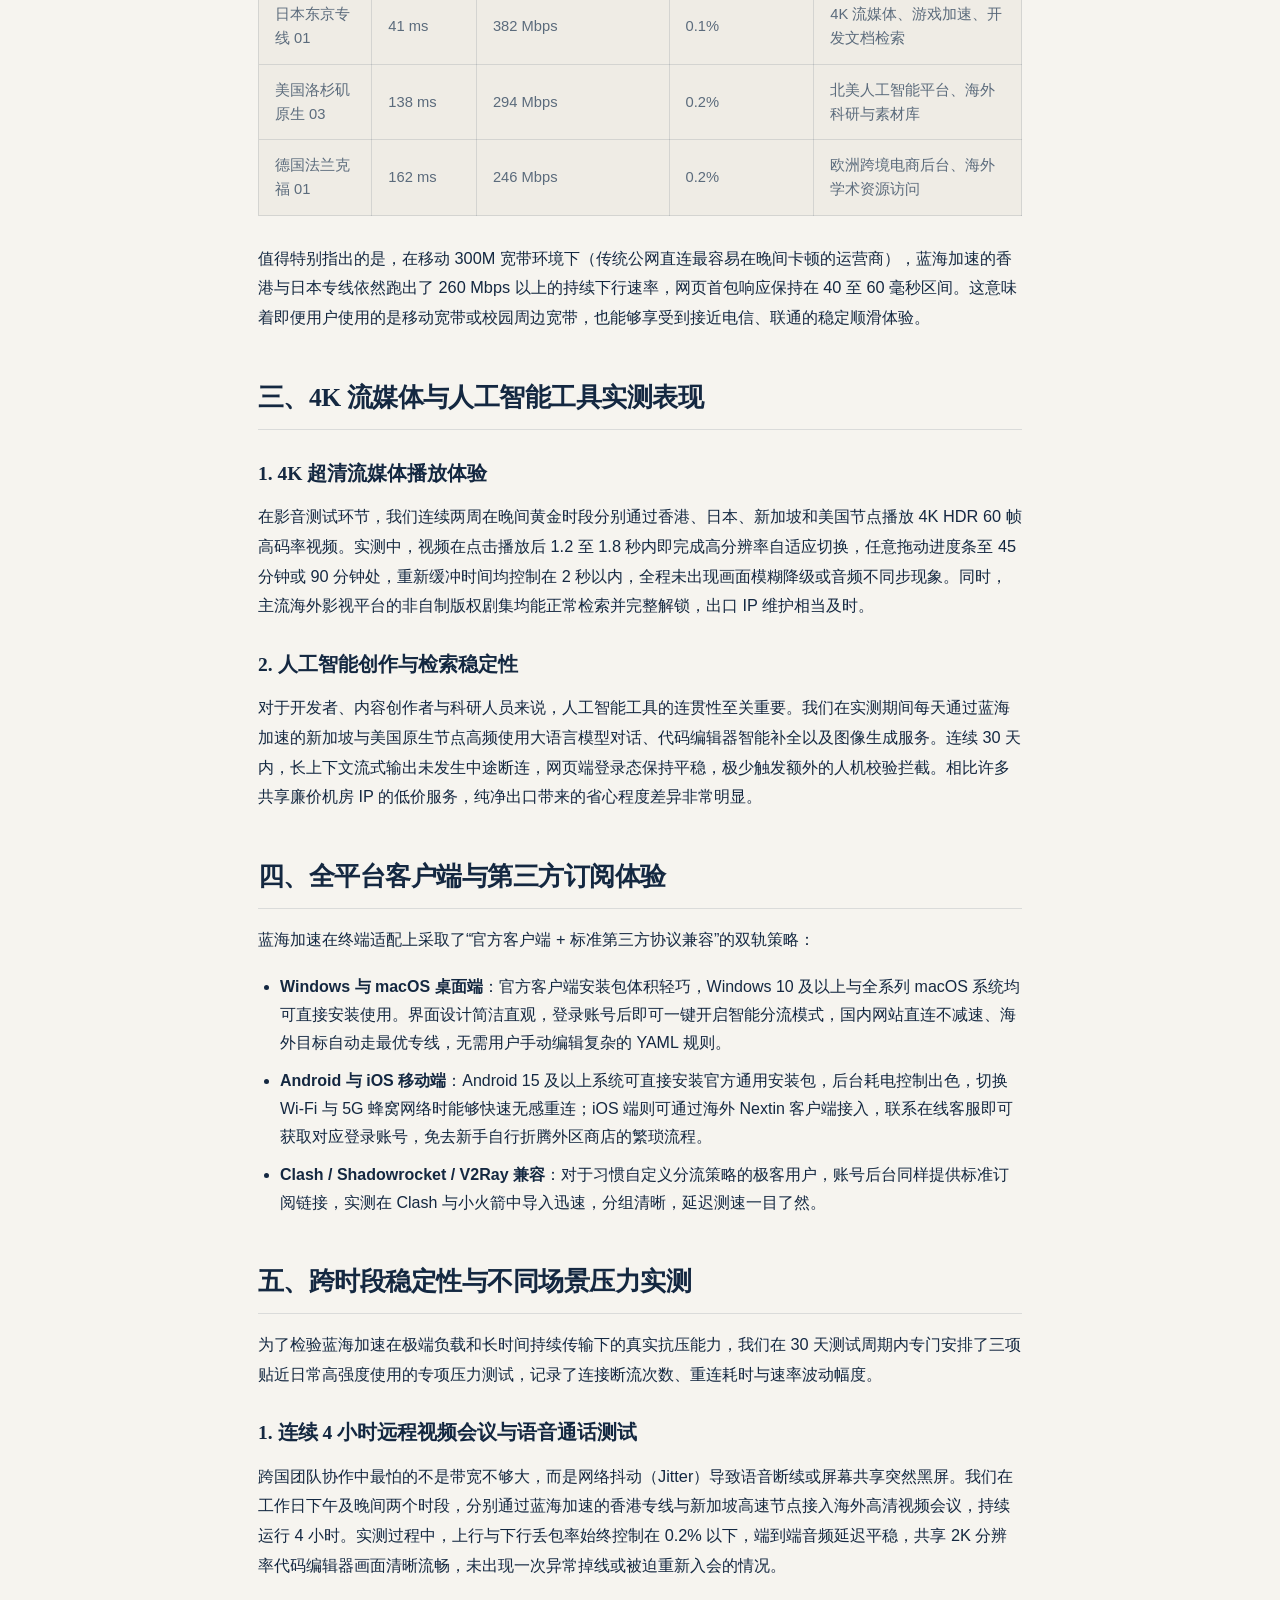
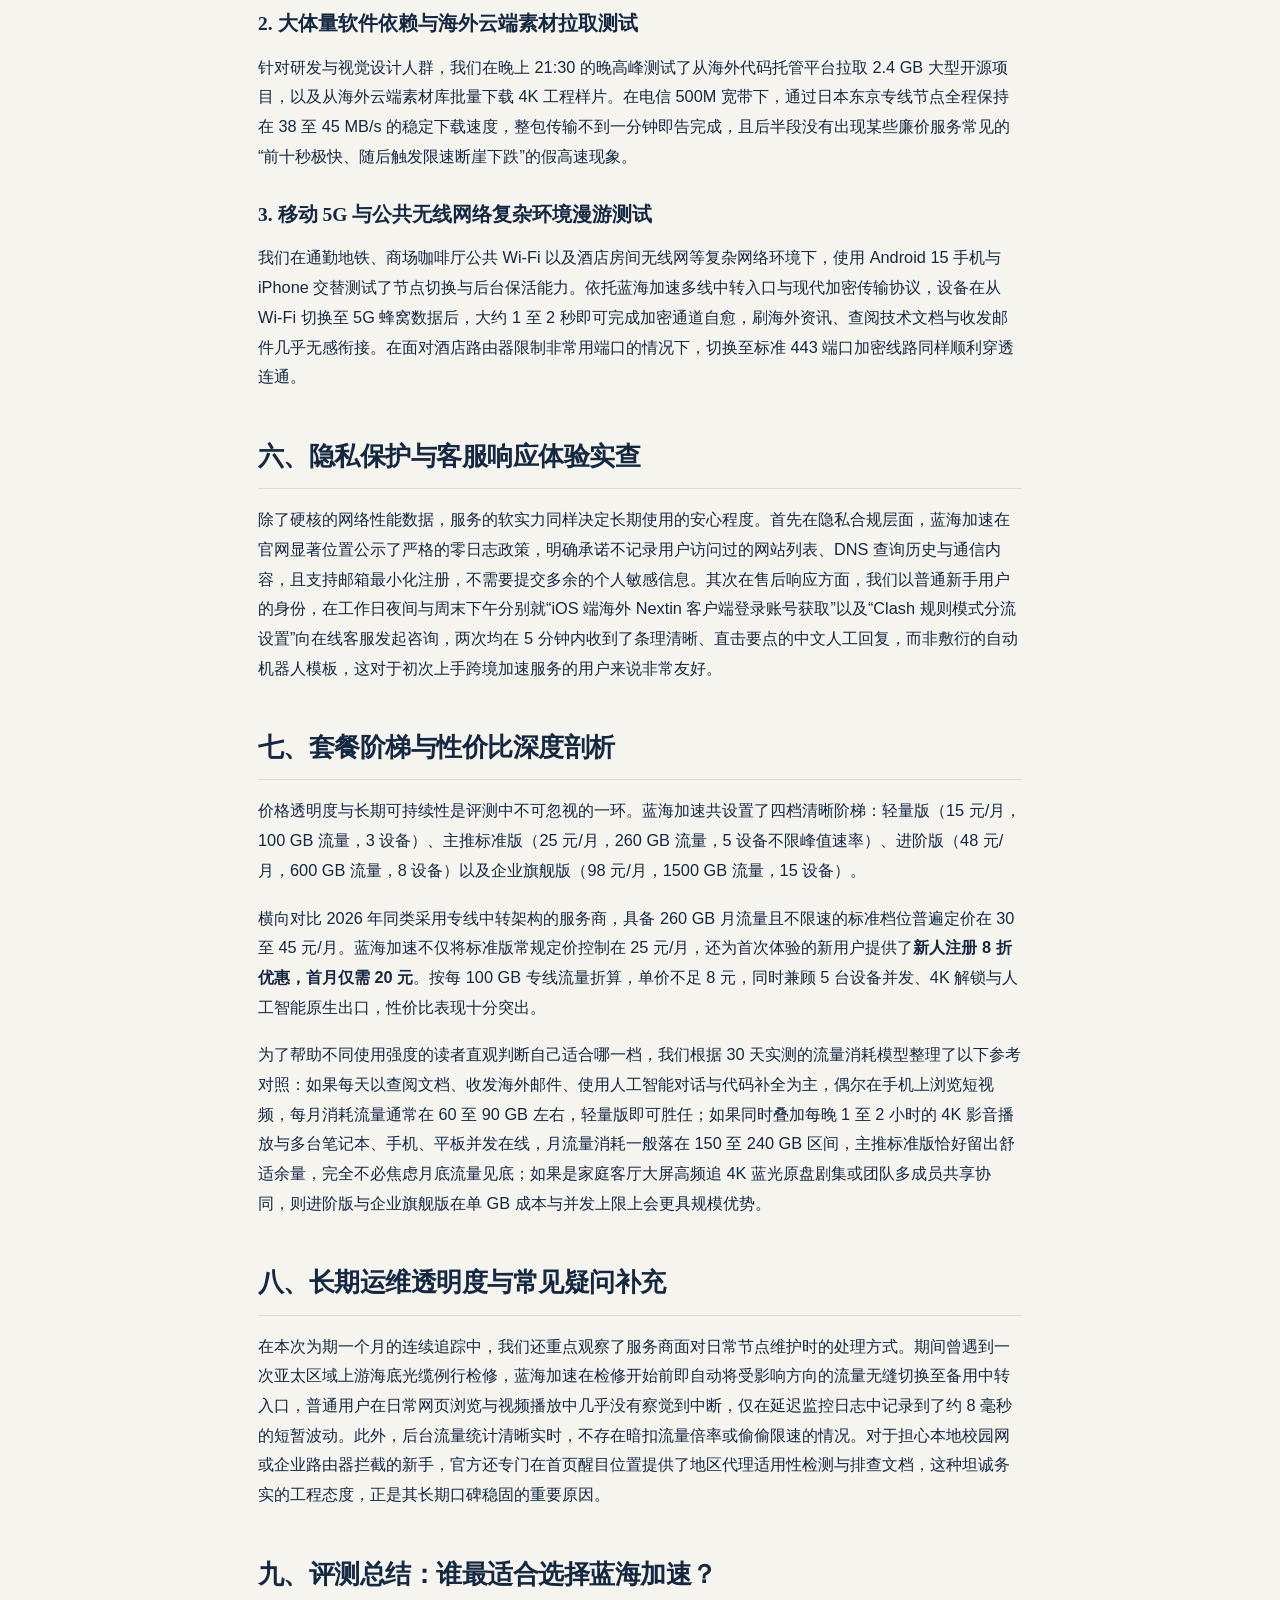
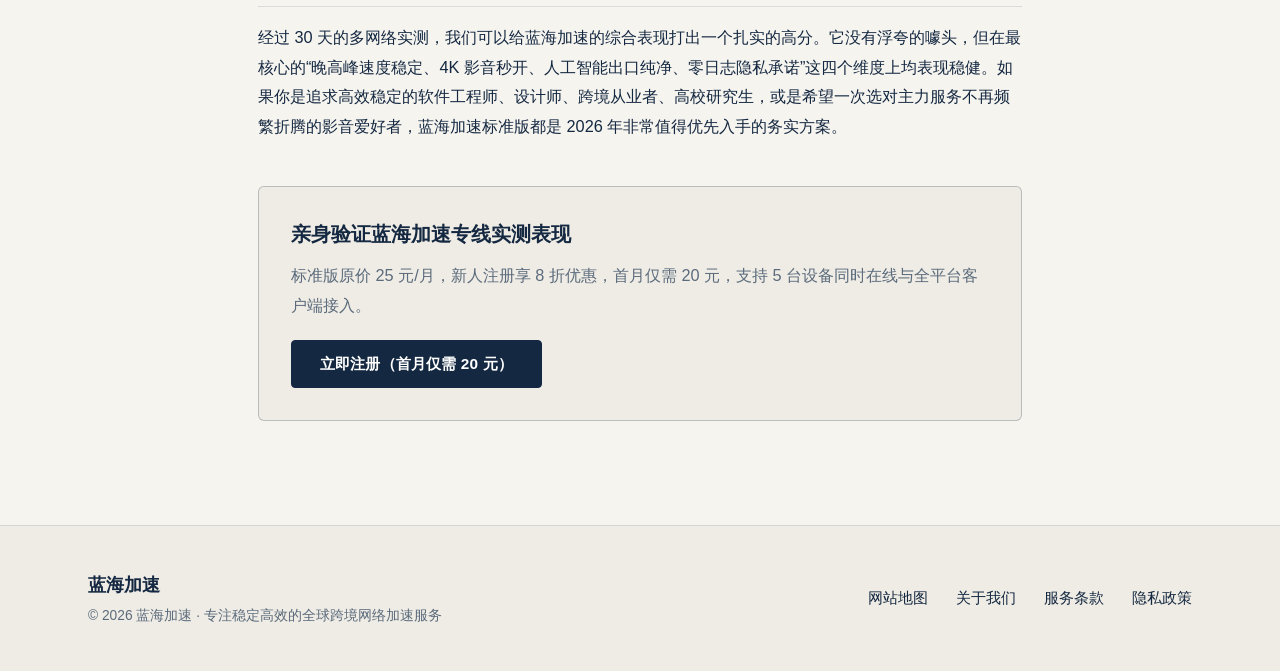
<file: articles/lanhaijiasu-pingce-2026.html>
<!DOCTYPE html>
<html lang="zh-CN">
<head>
  <meta charset="UTF-8">
  <meta name="viewport" content="width=device-width, initial-scale=1.0">
  <title>蓝海加速2026全面深度评测：专线节点速度、流媒体解锁与性价比实测 - 蓝海加速</title>
  <meta name="description" content="蓝海加速2026全面深度实测报告，涵盖电信联通移动三网晚高峰延迟与带宽数据、4K流媒体与主流人工智能解锁实测、多端客户端体验及首月20元套餐性价比分析。">
  <meta name="keywords" content="蓝海加速评测,蓝海加速实测,专线节点速度,流媒体解锁测试,蓝海加速性价比">
  <link rel="canonical" href="https://lanhaijiasu.cfd/articles/lanhaijiasu-pingce-2026.html">
  <meta property="og:title" content="蓝海加速2026全面深度评测：专线节点速度、流媒体解锁与性价比实测">
  <meta property="og:description" content="真实多运营商晚高峰实测数据，全面剖析蓝海加速的专线速度、解锁能力与长期订阅价值。">
  <meta property="og:image" content="https://lanhaijiasu.cfd/assets/og-cover.svg">
  <meta property="og:url" content="https://lanhaijiasu.cfd/articles/lanhaijiasu-pingce-2026.html">
  <meta property="og:type" content="article">
  <link rel="stylesheet" href="../assets/style.css">
  <script type="application/ld+json">
  {
    "@context": "https://schema.org",
    "@type": "Article",
    "headline": "蓝海加速2026全面深度评测：专线节点速度、流媒体解锁与性价比实测",
    "description": "通过多地区三网宽带实测蓝海加速的专线延迟、晚高峰吞吐速率、4K流媒体与人工智能解锁表现及各档位套餐性价比。",
    "image": "https://lanhaijiasu.cfd/assets/og-cover.svg",
    "datePublished": "2026-11-27",
    "dateModified": "2026-11-27",
    "author": {
      "@type": "Organization",
      "name": "蓝海加速评测实验室"
    },
    "publisher": {
      "@type": "Organization",
      "name": "蓝海加速",
      "logo": {
        "@type": "ImageObject",
        "url": "https://lanhaijiasu.cfd/assets/og-cover.svg"
      }
    },
    "mainEntityOfPage": "https://lanhaijiasu.cfd/articles/lanhaijiasu-pingce-2026.html"
  }
  </script>
  <script type="application/ld+json">
  {
    "@context": "https://schema.org",
    "@type": "BreadcrumbList",
    "itemListElement": [
      { "@type": "ListItem", "position": 1, "name": "蓝海加速首页", "item": "https://lanhaijiasu.cfd/" },
      { "@type": "ListItem", "position": 2, "name": "推荐资讯", "item": "https://lanhaijiasu.cfd/zixun-7k2m.html" },
      { "@type": "ListItem", "position": 3, "name": "蓝海加速2026全面深度评测：专线节点速度、流媒体解锁与性价比实测", "item": "https://lanhaijiasu.cfd/articles/lanhaijiasu-pingce-2026.html" }
    ]
  }
  </script>
</head>
<body>
  <header class="site-header">
    <div class="container header-inner">
      <a href="https://lanhaijiasu.cfd/" class="brand-link">
        <span class="brand-mark" aria-hidden="true"></span>
        <span>蓝海加速</span>
      </a>
      <nav class="site-nav" aria-label="主导航">
        <a href="../index.html#advantages">核心优势</a>
        <a href="../index.html#media-ai">流媒体与人工智能</a>
        <a href="../index.html#download">客户端下载</a>
        <a href="../index.html#pricing">套餐价格</a>
        <a href="../index.html#faq">常见问题</a>
        <a href="../zixun-7k2m.html" class="active">推荐资讯</a>
      </nav>
    </div>
  </header>

  <main>
    <section class="page-hero">
      <div class="container">
        <div class="breadcrumb"><a href="https://lanhaijiasu.cfd/">首页</a> / <a href="../zixun-7k2m.html">推荐资讯</a> / 深度实测</div>
        <h1>蓝海加速2026全面深度评测：专线节点速度、流媒体解锁与性价比实测</h1>
        <div class="page-meta">
          <span>作者：蓝海加速评测实验室</span>
          <span>发布时间：2026年11月27日</span>
          <span>测试周期：连续 30 天多时段跟踪</span>
        </div>
      </div>
    </section>

    <section class="article-layout">
      <div class="container prose">
        <p>在 2026 年竞争激烈的跨境网络加速市场中，用户最关心的问题始终非常朴素：实际晚高峰快不快、4K 视频能不能稳住、人工智能工具会不会动不动弹出风控验证、价格到底值不值。为了给出客观可参考的结论，我们在过去 30 天内分别使用电信 500M、联通 300M 与移动 300M 三条常见家庭宽带，对<a href="https://lanhaijiasu.cfd/">蓝海加速官网</a>提供的主推标准版专线节点进行了全时段、多场景的连续深度评测。</p>

        <h2>一、测试环境与核心评测维度说明</h2>
        <p>为了让数据贴近真实个人用户的日常使用，本次评测没有采用机房服务器对服务器跑分的“实验室理想数据”，而是全部在普通民用宽带与日常办公电脑（Windows 11 与 macOS 笔记本）以及手机端（Android 15 与 iOS 设备）上完成。测试重点聚焦在以下五个维度：</p>
        <ul>
          <li><strong>三网晚高峰延迟与丢包率</strong>：每天 20:30 至 22:30 连续采样，观察香港、日本、新加坡、美国西海岸及德国法兰克福五组核心节点的 TCP 响应延迟与抖动表现。</li>
          <li><strong>单线程与多线程吞吐速度</strong>：重点衡量实际下载代码包、同步云端素材与高码率视频缓冲时的持续速率。</li>
          <li><strong>4K 流媒体解码与解锁稳定度</strong>：测试主流海外影音平台的原生片库解锁状态，以及 4K 60 帧高码率片段连续快进时的起播耗时。</li>
          <li><strong>人工智能创作与检索工具兼容性</strong>：检验高频对话、长文本代码生成、AI 图像渲染等场景下的连接持久度与风控触发率。</li>
          <li><strong>全平台客户端与售后体系</strong>：实测官方专属客户端与 Clash、Shadowrocket 等第三方客户端的导入及切换流畅度。</li>
        </ul>

        <h2>二、专线节点速度与晚高峰实测数据</h2>
        <p>实测结果显示，蓝海加速在多运营商入口调度上的确下足了功夫。无论是南方电信还是北方联通，数据包在进入国内中转入口后均能迅速切入低拥堵跨境通道，在晚高峰最拥挤的 21:00 左右，亚太核心节点依然没有出现明显的丢包断层。</p>
<p style="margin:0 0 12px;font-size:0.95rem;color:#5B6B7C;line-height:1.7;">如果您希望省去复杂的手动参数折腾，直接体验晚高峰稳定流畅的跨境网络环境，可直接前往 <a href="https://lanhaijiasu.cfd/" style="color:#1E5F74;font-weight:600;text-decoration:underline;">蓝海加速官方客户端</a> 了解官方专属客户端与新人首月 20 元（原价 25 元 8 折）专线方案。</p>

        <div class="data-table-wrap">
          <table class="data-table">
            <thead>
              <tr>
                <th>测试节点地区</th>
                <th>晚高峰平均延迟</th>
                <th>晚高峰实测下载速率（500M 电信）</th>
                <th>丢包率（1000 包采样）</th>
                <th>推荐主力场景</th>
              </tr>
            </thead>
            <tbody>
              <tr>
                <td>中国香港专线 01</td>
                <td>22 ms</td>
                <td>418 Mbps</td>
                <td>0.0%</td>
                <td>日常网页秒开、远程办公、低延迟交互</td>
              </tr>
              <tr>
                <td>新加坡高速 02</td>
                <td>46 ms</td>
                <td>365 Mbps</td>
                <td>0.0%</td>
                <td>人工智能对话、东南亚跨境业务、4K 影音</td>
              </tr>
              <tr>
                <td>日本东京专线 01</td>
                <td>41 ms</td>
                <td>382 Mbps</td>
                <td>0.1%</td>
                <td>4K 流媒体、游戏加速、开发文档检索</td>
              </tr>
              <tr>
                <td>美国洛杉矶原生 03</td>
                <td>138 ms</td>
                <td>294 Mbps</td>
                <td>0.2%</td>
                <td>北美人工智能平台、海外科研与素材库</td>
              </tr>
              <tr>
                <td>德国法兰克福 01</td>
                <td>162 ms</td>
                <td>246 Mbps</td>
                <td>0.2%</td>
                <td>欧洲跨境电商后台、海外学术资源访问</td>
              </tr>
            </tbody>
          </table>
        </div>

        <p>值得特别指出的是，在移动 300M 宽带环境下（传统公网直连最容易在晚间卡顿的运营商），蓝海加速的香港与日本专线依然跑出了 260 Mbps 以上的持续下行速率，网页首包响应保持在 40 至 60 毫秒区间。这意味着即便用户使用的是移动宽带或校园周边宽带，也能够享受到接近电信、联通的稳定顺滑体验。</p>

        <h2>三、4K 流媒体与人工智能工具实测表现</h2>
        <h3>1. 4K 超清流媒体播放体验</h3>
        <p>在影音测试环节，我们连续两周在晚间黄金时段分别通过香港、日本、新加坡和美国节点播放 4K HDR 60 帧高码率视频。实测中，视频在点击播放后 1.2 至 1.8 秒内即完成高分辨率自适应切换，任意拖动进度条至 45 分钟或 90 分钟处，重新缓冲时间均控制在 2 秒以内，全程未出现画面模糊降级或音频不同步现象。同时，主流海外影视平台的非自制版权剧集均能正常检索并完整解锁，出口 IP 维护相当及时。</p>
        <h3>2. 人工智能创作与检索稳定性</h3>
        <p>对于开发者、内容创作者与科研人员来说，人工智能工具的连贯性至关重要。我们在实测期间每天通过蓝海加速的新加坡与美国原生节点高频使用大语言模型对话、代码编辑器智能补全以及图像生成服务。连续 30 天内，长上下文流式输出未发生中途断连，网页端登录态保持平稳，极少触发额外的人机校验拦截。相比许多共享廉价机房 IP 的低价服务，纯净出口带来的省心程度差异非常明显。</p>

        <h2>四、全平台客户端与第三方订阅体验</h2>
        <p>蓝海加速在终端适配上采取了“官方客户端 + 标准第三方协议兼容”的双轨策略：</p>
        <ul>
          <li><strong>Windows 与 macOS 桌面端</strong>：官方客户端安装包体积轻巧，Windows 10 及以上与全系列 macOS 系统均可直接安装使用。界面设计简洁直观，登录账号后即可一键开启智能分流模式，国内网站直连不减速、海外目标自动走最优专线，无需用户手动编辑复杂的 YAML 规则。</li>
          <li><strong>Android 与 iOS 移动端</strong>：Android 15 及以上系统可直接安装官方通用安装包，后台耗电控制出色，切换 Wi-Fi 与 5G 蜂窝网络时能够快速无感重连；iOS 端则可通过海外 Nextin 客户端接入，联系在线客服即可获取对应登录账号，免去新手自行折腾外区商店的繁琐流程。</li>
          <li><strong>Clash / Shadowrocket / V2Ray 兼容</strong>：对于习惯自定义分流策略的极客用户，账号后台同样提供标准订阅链接，实测在 Clash 与小火箭中导入迅速，分组清晰，延迟测速一目了然。</li>
        </ul>

        <h2>五、跨时段稳定性与不同场景压力实测</h2>
        <p>为了检验蓝海加速在极端负载和长时间持续传输下的真实抗压能力，我们在 30 天测试周期内专门安排了三项贴近日常高强度使用的专项压力测试，记录了连接断流次数、重连耗时与速率波动幅度。</p>
        <h3>1. 连续 4 小时远程视频会议与语音通话测试</h3>
        <p>跨国团队协作中最怕的不是带宽不够大，而是网络抖动（Jitter）导致语音断续或屏幕共享突然黑屏。我们在工作日下午及晚间两个时段，分别通过蓝海加速的香港专线与新加坡高速节点接入海外高清视频会议，持续运行 4 小时。实测过程中，上行与下行丢包率始终控制在 0.2% 以下，端到端音频延迟平稳，共享 2K 分辨率代码编辑器画面清晰流畅，未出现一次异常掉线或被迫重新入会的情况。</p>
        <h3>2. 大体量软件依赖与海外云端素材拉取测试</h3>
        <p>针对研发与视觉设计人群，我们在晚上 21:30 的晚高峰测试了从海外代码托管平台拉取 2.4 GB 大型开源项目，以及从海外云端素材库批量下载 4K 工程样片。在电信 500M 宽带下，通过日本东京专线节点全程保持在 38 至 45 MB/s 的稳定下载速度，整包传输不到一分钟即告完成，且后半段没有出现某些廉价服务常见的“前十秒极快、随后触发限速断崖下跌”的假高速现象。</p>
        <h3>3. 移动 5G 与公共无线网络复杂环境漫游测试</h3>
        <p>我们在通勤地铁、商场咖啡厅公共 Wi-Fi 以及酒店房间无线网等复杂网络环境下，使用 Android 15 手机与 iPhone 交替测试了节点切换与后台保活能力。依托蓝海加速多线中转入口与现代加密传输协议，设备在从 Wi-Fi 切换至 5G 蜂窝数据后，大约 1 至 2 秒即可完成加密通道自愈，刷海外资讯、查阅技术文档与收发邮件几乎无感衔接。在面对酒店路由器限制非常用端口的情况下，切换至标准 443 端口加密线路同样顺利穿透连通。</p>

        <h2>六、隐私保护与客服响应体验实查</h2>
        <p>除了硬核的网络性能数据，服务的软实力同样决定长期使用的安心程度。首先在隐私合规层面，蓝海加速在官网显著位置公示了严格的零日志政策，明确承诺不记录用户访问过的网站列表、DNS 查询历史与通信内容，且支持邮箱最小化注册，不需要提交多余的个人敏感信息。其次在售后响应方面，我们以普通新手用户的身份，在工作日夜间与周末下午分别就“iOS 端海外 Nextin 客户端登录账号获取”以及“Clash 规则模式分流设置”向在线客服发起咨询，两次均在 5 分钟内收到了条理清晰、直击要点的中文人工回复，而非敷衍的自动机器人模板，这对于初次上手跨境加速服务的用户来说非常友好。</p>

        <h2>七、套餐阶梯与性价比深度剖析</h2>
        <p>价格透明度与长期可持续性是评测中不可忽视的一环。蓝海加速共设置了四档清晰阶梯：轻量版（15 元/月，100 GB 流量，3 设备）、主推标准版（25 元/月，260 GB 流量，5 设备不限峰值速率）、进阶版（48 元/月，600 GB 流量，8 设备）以及企业旗舰版（98 元/月，1500 GB 流量，15 设备）。</p>
        <p>横向对比 2026 年同类采用专线中转架构的服务商，具备 260 GB 月流量且不限速的标准档位普遍定价在 30 至 45 元/月。蓝海加速不仅将标准版常规定价控制在 25 元/月，还为首次体验的新用户提供了<strong>新人注册 8 折优惠，首月仅需 20 元</strong>。按每 100 GB 专线流量折算，单价不足 8 元，同时兼顾 5 台设备并发、4K 解锁与人工智能原生出口，性价比表现十分突出。</p>
        <p>为了帮助不同使用强度的读者直观判断自己适合哪一档，我们根据 30 天实测的流量消耗模型整理了以下参考对照：如果每天以查阅文档、收发海外邮件、使用人工智能对话与代码补全为主，偶尔在手机上浏览短视频，每月消耗流量通常在 60 至 90 GB 左右，轻量版即可胜任；如果同时叠加每晚 1 至 2 小时的 4K 影音播放与多台笔记本、手机、平板并发在线，月流量消耗一般落在 150 至 240 GB 区间，主推标准版恰好留出舒适余量，完全不必焦虑月底流量见底；如果是家庭客厅大屏高频追 4K 蓝光原盘剧集或团队多成员共享协同，则进阶版与企业旗舰版在单 GB 成本与并发上限上会更具规模优势。</p>

        <h2>八、长期运维透明度与常见疑问补充</h2>
        <p>在本次为期一个月的连续追踪中，我们还重点观察了服务商面对日常节点维护时的处理方式。期间曾遇到一次亚太区域上游海底光缆例行检修，蓝海加速在检修开始前即自动将受影响方向的流量无缝切换至备用中转入口，普通用户在日常网页浏览与视频播放中几乎没有察觉到中断，仅在延迟监控日志中记录到了约 8 毫秒的短暂波动。此外，后台流量统计清晰实时，不存在暗扣流量倍率或偷偷限速的情况。对于担心本地校园网或企业路由器拦截的新手，官方还专门在首页醒目位置提供了地区代理适用性检测与排查文档，这种坦诚务实的工程态度，正是其长期口碑稳固的重要原因。</p>

        <h2>九、评测总结：谁最适合选择蓝海加速？</h2>
        <p>经过 30 天的多网络实测，我们可以给蓝海加速的综合表现打出一个扎实的高分。它没有浮夸的噱头，但在最核心的“晚高峰速度稳定、4K 影音秒开、人工智能出口纯净、零日志隐私承诺”这四个维度上均表现稳健。如果你是追求高效稳定的软件工程师、设计师、跨境从业者、高校研究生，或是希望一次选对主力服务不再频繁折腾的影音爱好者，蓝海加速标准版都是 2026 年非常值得优先入手的务实方案。</p>

        <div class="cta-box">
          <h3>亲身验证蓝海加速专线实测表现</h3>
          <p>标准版原价 25 元/月，新人注册享 8 折优惠，首月仅需 20 元，支持 5 台设备同时在线与全平台客户端接入。</p>
          <a href="https://cola.flyvaff.com/#/register/?code=ZUwI0gXX" class="btn btn-primary" rel="nofollow" target="_blank">立即注册（首月仅需 20 元）</a>
        </div>
      </div>
    </section>
  </main>

  <footer class="site-footer">
    <div class="container footer-inner">
      <div>
        <div class="footer-brand">蓝海加速</div>
        <div class="footer-copy">© 2026 蓝海加速 · 专注稳定高效的全球跨境网络加速服务</div>
      </div>
      <nav class="footer-links" aria-label="页脚导航">
        <a href="../sitemap.html" target="_blank">网站地图</a>
        <a href="../about.html" target="_blank">关于我们</a>
        <a href="../terms.html" target="_blank">服务条款</a>
        <a href="../privacy.html" target="_blank">隐私政策</a>
      </nav>
    </div>
  </footer>
</body>
</html>
</file>
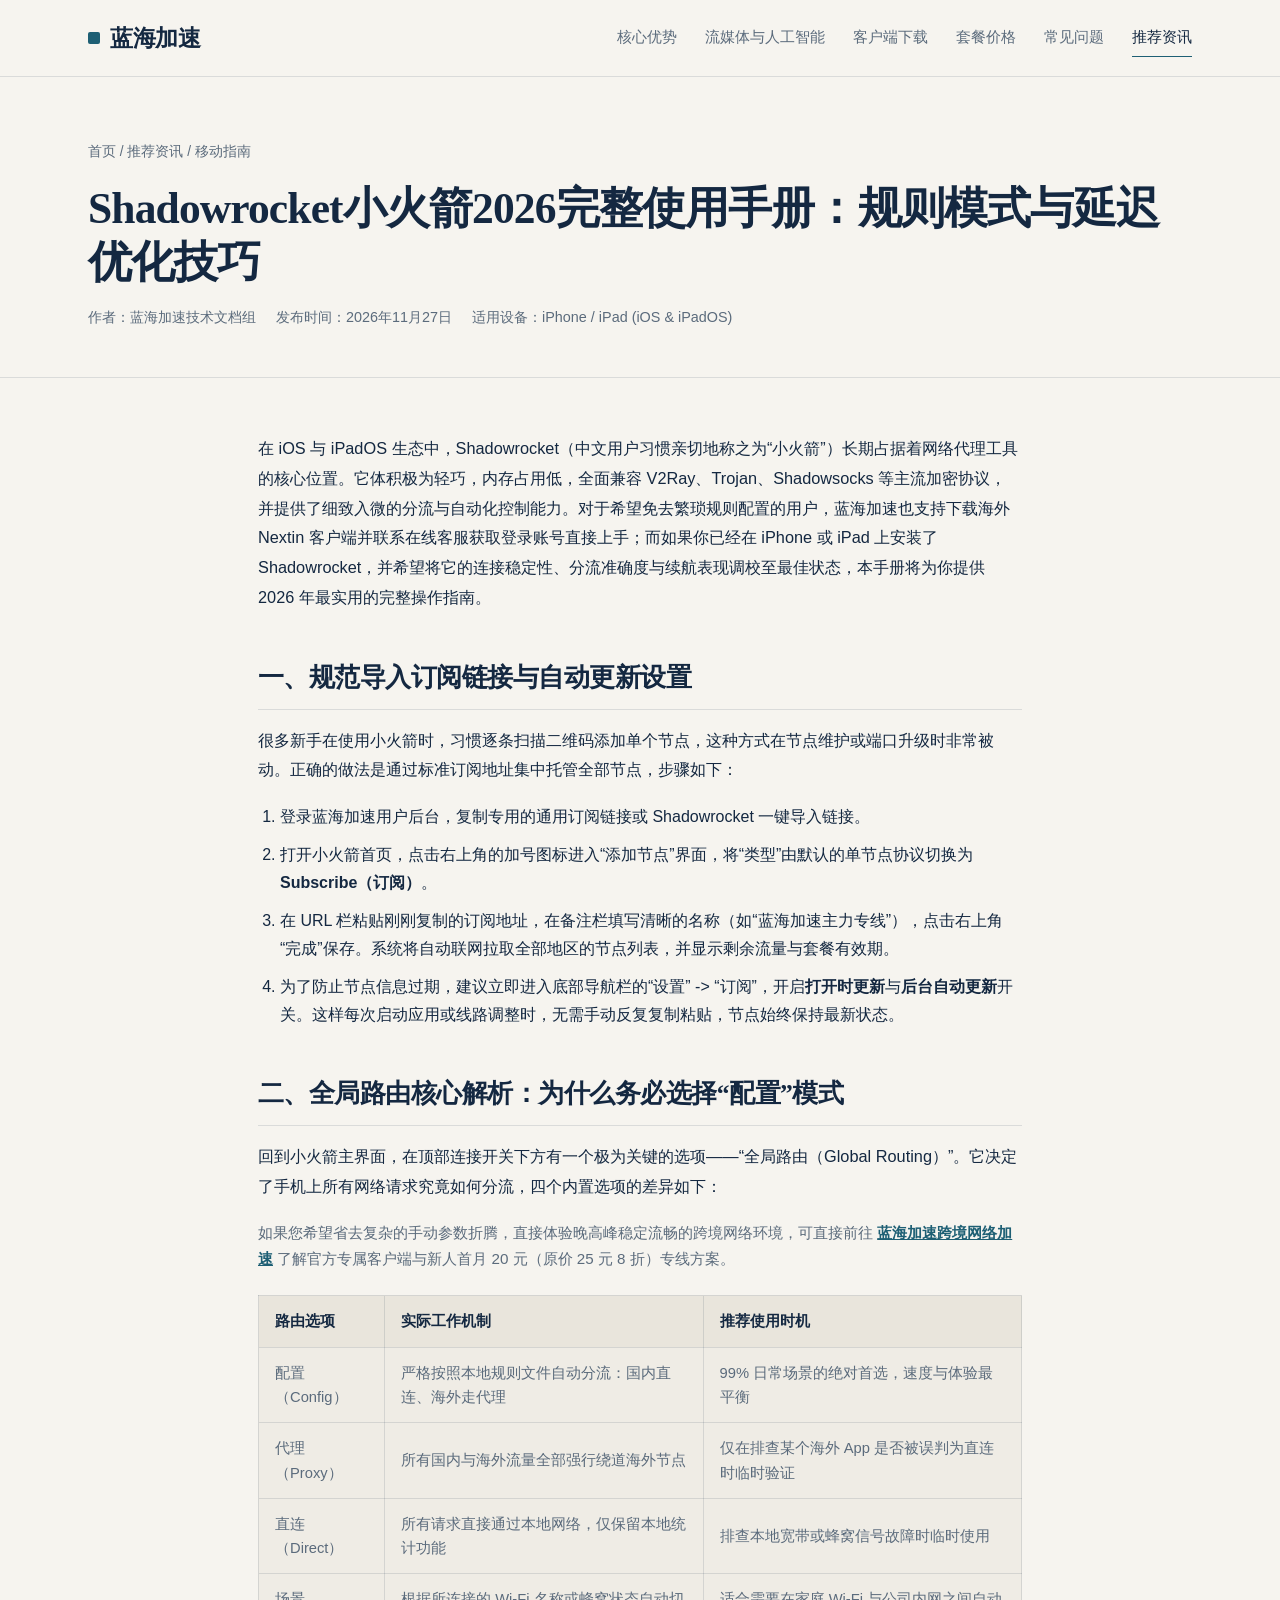
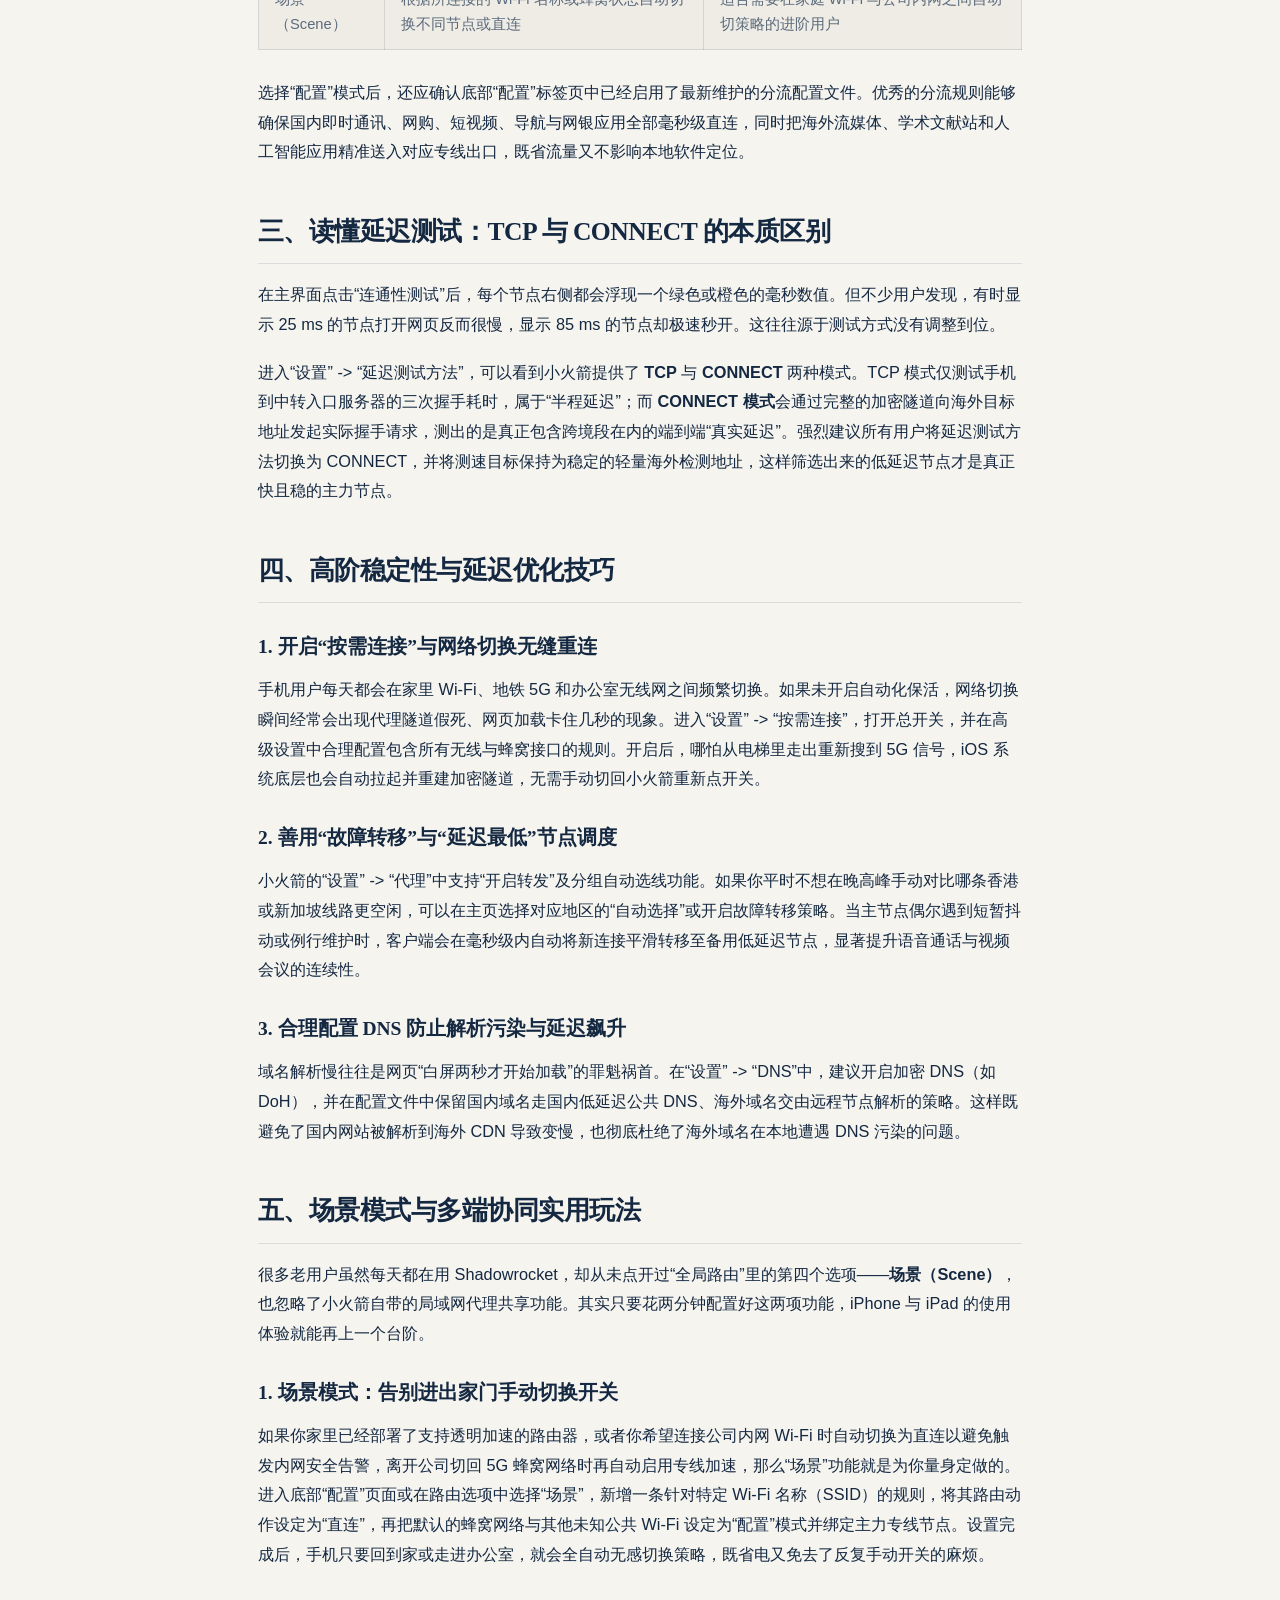
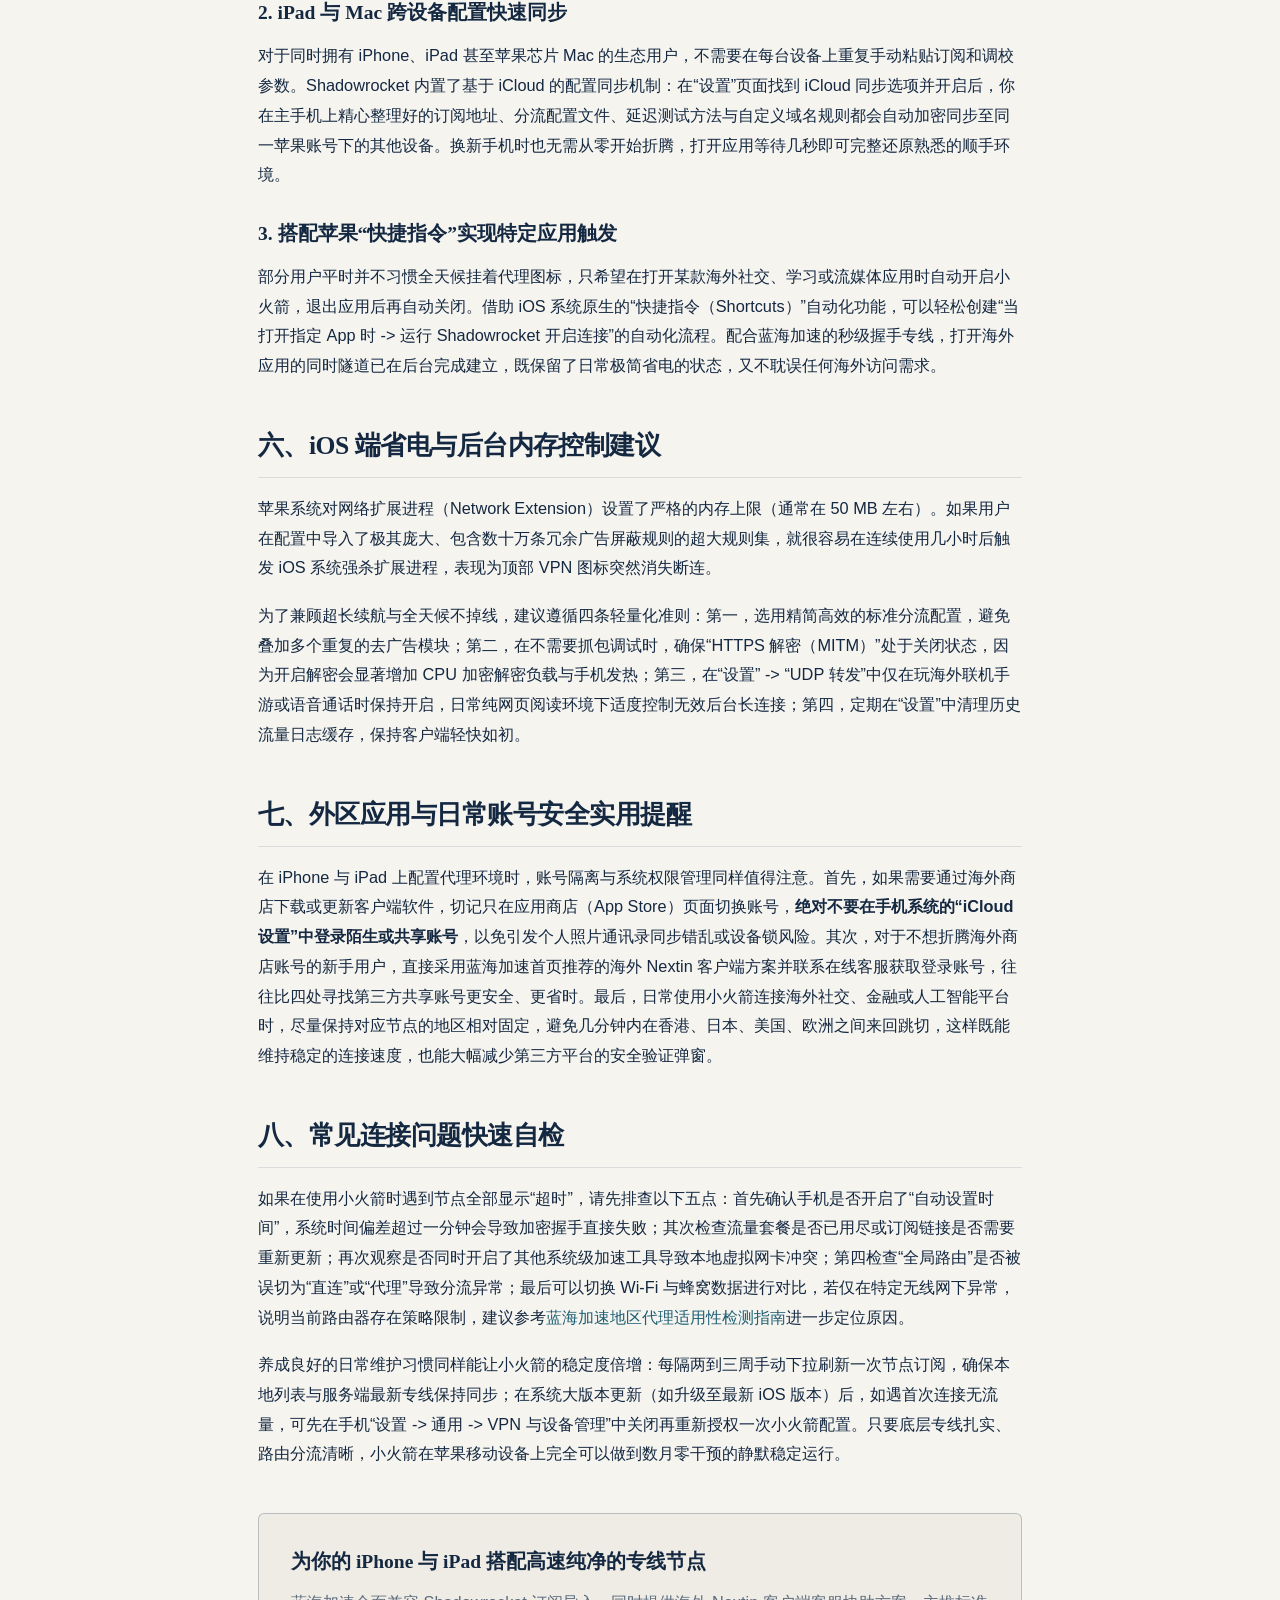
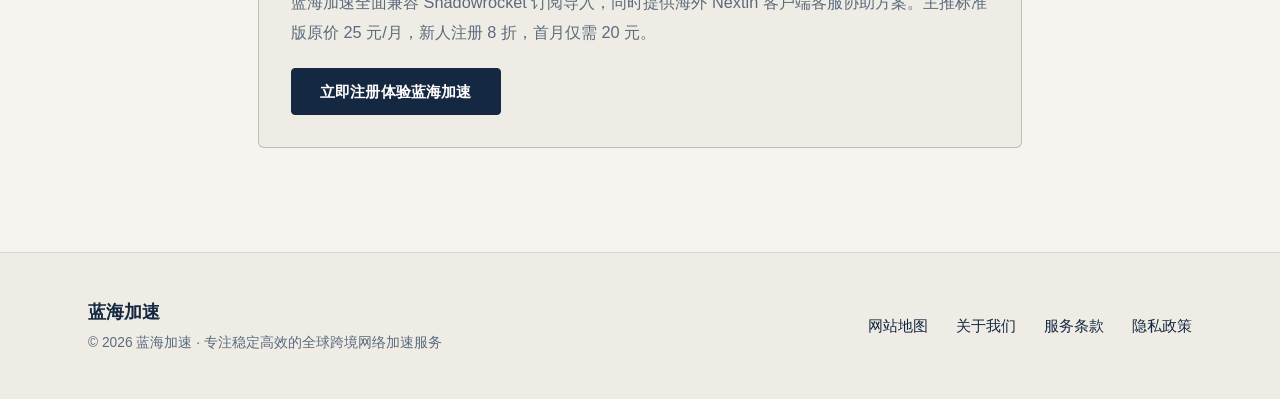
<file: articles/shadowrocket-ios-shiyong.html>
<!DOCTYPE html>
<html lang="zh-CN">
<head>
  <meta charset="UTF-8">
  <meta name="viewport" content="width=device-width, initial-scale=1.0">
  <title>Shadowrocket小火箭2026完整使用手册：规则模式与延迟优化技巧 - 蓝海加速</title>
  <meta name="description" content="Shadowrocket小火箭2026完整中文使用手册，详述iOS端节点订阅导入、全局路由配置模式、TCP与CONNECT真实延迟测试、按需连接自动化以及移动端省电优化技巧。">
  <meta name="keywords" content="Shadowrocket教程,小火箭使用手册,iOS代理配置,小火箭规则模式,延迟优化,蓝海加速">
  <link rel="canonical" href="https://lanhaijiasu.cfd/articles/shadowrocket-ios-shiyong.html">
  <meta property="og:title" content="Shadowrocket小火箭2026完整使用手册：规则模式与延迟优化技巧">
  <meta property="og:description" content="全面掌握iOS端Shadowrocket小火箭的核心配置与高阶路由优化，让苹果设备实现低延迟稳定加速。">
  <meta property="og:image" content="https://lanhaijiasu.cfd/assets/og-cover.svg">
  <meta property="og:url" content="https://lanhaijiasu.cfd/articles/shadowrocket-ios-shiyong.html">
  <meta property="og:type" content="article">
  <link rel="stylesheet" href="../assets/style.css">
  <script type="application/ld+json">
  {
    "@context": "https://schema.org",
    "@type": "Article",
    "headline": "Shadowrocket小火箭2026完整使用手册：规则模式与延迟优化技巧",
    "description": "面向iPhone与iPad用户的Shadowrocket小火箭2026完整配置指南，涵盖订阅导入、分流规则、延迟测试原理与按需连接优化。",
    "image": "https://lanhaijiasu.cfd/assets/og-cover.svg",
    "datePublished": "2026-11-27",
    "dateModified": "2026-11-27",
    "author": {
      "@type": "Organization",
      "name": "蓝海加速技术文档组"
    },
    "publisher": {
      "@type": "Organization",
      "name": "蓝海加速",
      "logo": {
        "@type": "ImageObject",
        "url": "https://lanhaijiasu.cfd/assets/og-cover.svg"
      }
    },
    "mainEntityOfPage": "https://lanhaijiasu.cfd/articles/shadowrocket-ios-shiyong.html"
  }
  </script>
  <script type="application/ld+json">
  {
    "@context": "https://schema.org",
    "@type": "BreadcrumbList",
    "itemListElement": [
      { "@type": "ListItem", "position": 1, "name": "蓝海加速首页", "item": "https://lanhaijiasu.cfd/" },
      { "@type": "ListItem", "position": 2, "name": "推荐资讯", "item": "https://lanhaijiasu.cfd/zixun-7k2m.html" },
      { "@type": "ListItem", "position": 3, "name": "Shadowrocket小火箭2026完整使用手册：规则模式与延迟优化技巧", "item": "https://lanhaijiasu.cfd/articles/shadowrocket-ios-shiyong.html" }
    ]
  }
  </script>
</head>
<body>
  <header class="site-header">
    <div class="container header-inner">
      <a href="https://lanhaijiasu.cfd/" class="brand-link">
        <span class="brand-mark" aria-hidden="true"></span>
        <span>蓝海加速</span>
      </a>
      <nav class="site-nav" aria-label="主导航">
        <a href="../index.html#advantages">核心优势</a>
        <a href="../index.html#media-ai">流媒体与人工智能</a>
        <a href="../index.html#download">客户端下载</a>
        <a href="../index.html#pricing">套餐价格</a>
        <a href="../index.html#faq">常见问题</a>
        <a href="../zixun-7k2m.html" class="active">推荐资讯</a>
      </nav>
    </div>
  </header>

  <main>
    <section class="page-hero">
      <div class="container">
        <div class="breadcrumb"><a href="https://lanhaijiasu.cfd/">首页</a> / <a href="../zixun-7k2m.html">推荐资讯</a> / 移动指南</div>
        <h1>Shadowrocket小火箭2026完整使用手册：规则模式与延迟优化技巧</h1>
        <div class="page-meta">
          <span>作者：蓝海加速技术文档组</span>
          <span>发布时间：2026年11月27日</span>
          <span>适用设备：iPhone / iPad (iOS & iPadOS)</span>
        </div>
      </div>
    </section>

    <section class="article-layout">
      <div class="container prose">
        <p>在 iOS 与 iPadOS 生态中，Shadowrocket（中文用户习惯亲切地称之为“小火箭”）长期占据着网络代理工具的核心位置。它体积极为轻巧，内存占用低，全面兼容 V2Ray、Trojan、Shadowsocks 等主流加密协议，并提供了细致入微的分流与自动化控制能力。对于希望免去繁琐规则配置的用户，蓝海加速也支持下载海外 Nextin 客户端并联系在线客服获取登录账号直接上手；而如果你已经在 iPhone 或 iPad 上安装了 Shadowrocket，并希望将它的连接稳定性、分流准确度与续航表现调校至最佳状态，本手册将为你提供 2026 年最实用的完整操作指南。</p>

        <h2>一、规范导入订阅链接与自动更新设置</h2>
        <p>很多新手在使用小火箭时，习惯逐条扫描二维码添加单个节点，这种方式在节点维护或端口升级时非常被动。正确的做法是通过标准订阅地址集中托管全部节点，步骤如下：</p>
        <ol>
          <li>登录蓝海加速用户后台，复制专用的通用订阅链接或 Shadowrocket 一键导入链接。</li>
          <li>打开小火箭首页，点击右上角的加号图标进入“添加节点”界面，将“类型”由默认的单节点协议切换为 <strong>Subscribe（订阅）</strong>。</li>
          <li>在 URL 栏粘贴刚刚复制的订阅地址，在备注栏填写清晰的名称（如“蓝海加速主力专线”），点击右上角“完成”保存。系统将自动联网拉取全部地区的节点列表，并显示剩余流量与套餐有效期。</li>
          <li>为了防止节点信息过期，建议立即进入底部导航栏的“设置” -> “订阅”，开启<strong>打开时更新</strong>与<strong>后台自动更新</strong>开关。这样每次启动应用或线路调整时，无需手动反复复制粘贴，节点始终保持最新状态。</li>
        </ol>

        <h2>二、全局路由核心解析：为什么务必选择“配置”模式</h2>
        <p>回到小火箭主界面，在顶部连接开关下方有一个极为关键的选项——“全局路由（Global Routing）”。它决定了手机上所有网络请求究竟如何分流，四个内置选项的差异如下：</p>
<p style="margin:0 0 12px;font-size:0.95rem;color:#5B6B7C;line-height:1.7;">如果您希望省去复杂的手动参数折腾，直接体验晚高峰稳定流畅的跨境网络环境，可直接前往 <a href="https://lanhaijiasu.cfd/" style="color:#1E5F74;font-weight:600;text-decoration:underline;">蓝海加速跨境网络加速</a> 了解官方专属客户端与新人首月 20 元（原价 25 元 8 折）专线方案。</p>

        <div class="data-table-wrap">
          <table class="data-table">
            <thead>
              <tr>
                <th>路由选项</th>
                <th>实际工作机制</th>
                <th>推荐使用时机</th>
              </tr>
            </thead>
            <tbody>
              <tr>
                <td>配置（Config）</td>
                <td>严格按照本地规则文件自动分流：国内直连、海外走代理</td>
                <td>99% 日常场景的绝对首选，速度与体验最平衡</td>
              </tr>
              <tr>
                <td>代理（Proxy）</td>
                <td>所有国内与海外流量全部强行绕道海外节点</td>
                <td>仅在排查某个海外 App 是否被误判为直连时临时验证</td>
              </tr>
              <tr>
                <td>直连（Direct）</td>
                <td>所有请求直接通过本地网络，仅保留本地统计功能</td>
                <td>排查本地宽带或蜂窝信号故障时临时使用</td>
              </tr>
              <tr>
                <td>场景（Scene）</td>
                <td>根据所连接的 Wi-Fi 名称或蜂窝状态自动切换不同节点或直连</td>
                <td>适合需要在家庭 Wi-Fi 与公司内网之间自动切策略的进阶用户</td>
              </tr>
            </tbody>
          </table>
        </div>

        <p>选择“配置”模式后，还应确认底部“配置”标签页中已经启用了最新维护的分流配置文件。优秀的分流规则能够确保国内即时通讯、网购、短视频、导航与网银应用全部毫秒级直连，同时把海外流媒体、学术文献站和人工智能应用精准送入对应专线出口，既省流量又不影响本地软件定位。</p>

        <h2>三、读懂延迟测试：TCP 与 CONNECT 的本质区别</h2>
        <p>在主界面点击“连通性测试”后，每个节点右侧都会浮现一个绿色或橙色的毫秒数值。但不少用户发现，有时显示 25 ms 的节点打开网页反而很慢，显示 85 ms 的节点却极速秒开。这往往源于测试方式没有调整到位。</p>
        <p>进入“设置” -> “延迟测试方法”，可以看到小火箭提供了 <strong>TCP</strong> 与 <strong>CONNECT</strong> 两种模式。TCP 模式仅测试手机到中转入口服务器的三次握手耗时，属于“半程延迟”；而 <strong>CONNECT 模式</strong>会通过完整的加密隧道向海外目标地址发起实际握手请求，测出的是真正包含跨境段在内的端到端“真实延迟”。强烈建议所有用户将延迟测试方法切换为 CONNECT，并将测速目标保持为稳定的轻量海外检测地址，这样筛选出来的低延迟节点才是真正快且稳的主力节点。</p>

        <h2>四、高阶稳定性与延迟优化技巧</h2>
        <h3>1. 开启“按需连接”与网络切换无缝重连</h3>
        <p>手机用户每天都会在家里 Wi-Fi、地铁 5G 和办公室无线网之间频繁切换。如果未开启自动化保活，网络切换瞬间经常会出现代理隧道假死、网页加载卡住几秒的现象。进入“设置” -> “按需连接”，打开总开关，并在高级设置中合理配置包含所有无线与蜂窝接口的规则。开启后，哪怕从电梯里走出重新搜到 5G 信号，iOS 系统底层也会自动拉起并重建加密隧道，无需手动切回小火箭重新点开关。</p>
        <h3>2. 善用“故障转移”与“延迟最低”节点调度</h3>
        <p>小火箭的“设置” -> “代理”中支持“开启转发”及分组自动选线功能。如果你平时不想在晚高峰手动对比哪条香港或新加坡线路更空闲，可以在主页选择对应地区的“自动选择”或开启故障转移策略。当主节点偶尔遇到短暂抖动或例行维护时，客户端会在毫秒级内自动将新连接平滑转移至备用低延迟节点，显著提升语音通话与视频会议的连续性。</p>
        <h3>3. 合理配置 DNS 防止解析污染与延迟飙升</h3>
        <p>域名解析慢往往是网页“白屏两秒才开始加载”的罪魁祸首。在“设置” -> “DNS”中，建议开启加密 DNS（如 DoH），并在配置文件中保留国内域名走国内低延迟公共 DNS、海外域名交由远程节点解析的策略。这样既避免了国内网站被解析到海外 CDN 导致变慢，也彻底杜绝了海外域名在本地遭遇 DNS 污染的问题。</p>

        <h2>五、场景模式与多端协同实用玩法</h2>
        <p>很多老用户虽然每天都在用 Shadowrocket，却从未点开过“全局路由”里的第四个选项——<strong>场景（Scene）</strong>，也忽略了小火箭自带的局域网代理共享功能。其实只要花两分钟配置好这两项功能，iPhone 与 iPad 的使用体验就能再上一个台阶。</p>
        <h3>1. 场景模式：告别进出家门手动切换开关</h3>
        <p>如果你家里已经部署了支持透明加速的路由器，或者你希望连接公司内网 Wi-Fi 时自动切换为直连以避免触发内网安全告警，离开公司切回 5G 蜂窝网络时再自动启用专线加速，那么“场景”功能就是为你量身定做的。进入底部“配置”页面或在路由选项中选择“场景”，新增一条针对特定 Wi-Fi 名称（SSID）的规则，将其路由动作设定为“直连”，再把默认的蜂窝网络与其他未知公共 Wi-Fi 设定为“配置”模式并绑定主力专线节点。设置完成后，手机只要回到家或走进办公室，就会全自动无感切换策略，既省电又免去了反复手动开关的麻烦。</p>
        <h3>2. iPad 与 Mac 跨设备配置快速同步</h3>
        <p>对于同时拥有 iPhone、iPad 甚至苹果芯片 Mac 的生态用户，不需要在每台设备上重复手动粘贴订阅和调校参数。Shadowrocket 内置了基于 iCloud 的配置同步机制：在“设置”页面找到 iCloud 同步选项并开启后，你在主手机上精心整理好的订阅地址、分流配置文件、延迟测试方法与自定义域名规则都会自动加密同步至同一苹果账号下的其他设备。换新手机时也无需从零开始折腾，打开应用等待几秒即可完整还原熟悉的顺手环境。</p>
        <h3>3. 搭配苹果“快捷指令”实现特定应用触发</h3>
        <p>部分用户平时并不习惯全天候挂着代理图标，只希望在打开某款海外社交、学习或流媒体应用时自动开启小火箭，退出应用后再自动关闭。借助 iOS 系统原生的“快捷指令（Shortcuts）”自动化功能，可以轻松创建“当打开指定 App 时 -> 运行 Shadowrocket 开启连接”的自动化流程。配合蓝海加速的秒级握手专线，打开海外应用的同时隧道已在后台完成建立，既保留了日常极简省电的状态，又不耽误任何海外访问需求。</p>

        <h2>六、iOS 端省电与后台内存控制建议</h2>
        <p>苹果系统对网络扩展进程（Network Extension）设置了严格的内存上限（通常在 50 MB 左右）。如果用户在配置中导入了极其庞大、包含数十万条冗余广告屏蔽规则的超大规则集，就很容易在连续使用几小时后触发 iOS 系统强杀扩展进程，表现为顶部 VPN 图标突然消失断连。</p>
        <p>为了兼顾超长续航与全天候不掉线，建议遵循四条轻量化准则：第一，选用精简高效的标准分流配置，避免叠加多个重复的去广告模块；第二，在不需要抓包调试时，确保“HTTPS 解密（MITM）”处于关闭状态，因为开启解密会显著增加 CPU 加密解密负载与手机发热；第三，在“设置” -> “UDP 转发”中仅在玩海外联机手游或语音通话时保持开启，日常纯网页阅读环境下适度控制无效后台长连接；第四，定期在“设置”中清理历史流量日志缓存，保持客户端轻快如初。</p>

        <h2>七、外区应用与日常账号安全实用提醒</h2>
        <p>在 iPhone 与 iPad 上配置代理环境时，账号隔离与系统权限管理同样值得注意。首先，如果需要通过海外商店下载或更新客户端软件，切记只在应用商店（App Store）页面切换账号，<strong>绝对不要在手机系统的“iCloud 设置”中登录陌生或共享账号</strong>，以免引发个人照片通讯录同步错乱或设备锁风险。其次，对于不想折腾海外商店账号的新手用户，直接采用蓝海加速首页推荐的海外 Nextin 客户端方案并联系在线客服获取登录账号，往往比四处寻找第三方共享账号更安全、更省时。最后，日常使用小火箭连接海外社交、金融或人工智能平台时，尽量保持对应节点的地区相对固定，避免几分钟内在香港、日本、美国、欧洲之间来回跳切，这样既能维持稳定的连接速度，也能大幅减少第三方平台的安全验证弹窗。</p>

        <h2>八、常见连接问题快速自检</h2>
        <p>如果在使用小火箭时遇到节点全部显示“超时”，请先排查以下五点：首先确认手机是否开启了“自动设置时间”，系统时间偏差超过一分钟会导致加密握手直接失败；其次检查流量套餐是否已用尽或订阅链接是否需要重新更新；再次观察是否同时开启了其他系统级加速工具导致本地虚拟网卡冲突；第四检查“全局路由”是否被误切为“直连”或“代理”导致分流异常；最后可以切换 Wi-Fi 与蜂窝数据进行对比，若仅在特定无线网下异常，说明当前路由器存在策略限制，建议参考<a href="https://lanhaijiasu.cfd/diqu-jiance.html" target="_blank">蓝海加速地区代理适用性检测指南</a>进一步定位原因。</p>
        <p>养成良好的日常维护习惯同样能让小火箭的稳定度倍增：每隔两到三周手动下拉刷新一次节点订阅，确保本地列表与服务端最新专线保持同步；在系统大版本更新（如升级至最新 iOS 版本）后，如遇首次连接无流量，可先在手机“设置 -> 通用 -> VPN 与设备管理”中关闭再重新授权一次小火箭配置。只要底层专线扎实、路由分流清晰，小火箭在苹果移动设备上完全可以做到数月零干预的静默稳定运行。</p>

        <div class="cta-box">
          <h3>为你的 iPhone 与 iPad 搭配高速纯净的专线节点</h3>
          <p>蓝海加速全面兼容 Shadowrocket 订阅导入，同时提供海外 Nextin 客户端客服协助方案。主推标准版原价 25 元/月，新人注册 8 折，首月仅需 20 元。</p>
          <a href="https://cola.flyvaff.com/#/register/?code=ZUwI0gXX" class="btn btn-primary" rel="nofollow" target="_blank">立即注册体验蓝海加速</a>
        </div>
      </div>
    </section>
  </main>

  <footer class="site-footer">
    <div class="container footer-inner">
      <div>
        <div class="footer-brand">蓝海加速</div>
        <div class="footer-copy">© 2026 蓝海加速 · 专注稳定高效的全球跨境网络加速服务</div>
      </div>
      <nav class="footer-links" aria-label="页脚导航">
        <a href="../sitemap.html" target="_blank">网站地图</a>
        <a href="../about.html" target="_blank">关于我们</a>
        <a href="../terms.html" target="_blank">服务条款</a>
        <a href="../privacy.html" target="_blank">隐私政策</a>
      </nav>
    </div>
  </footer>
</body>
</html>
</file>
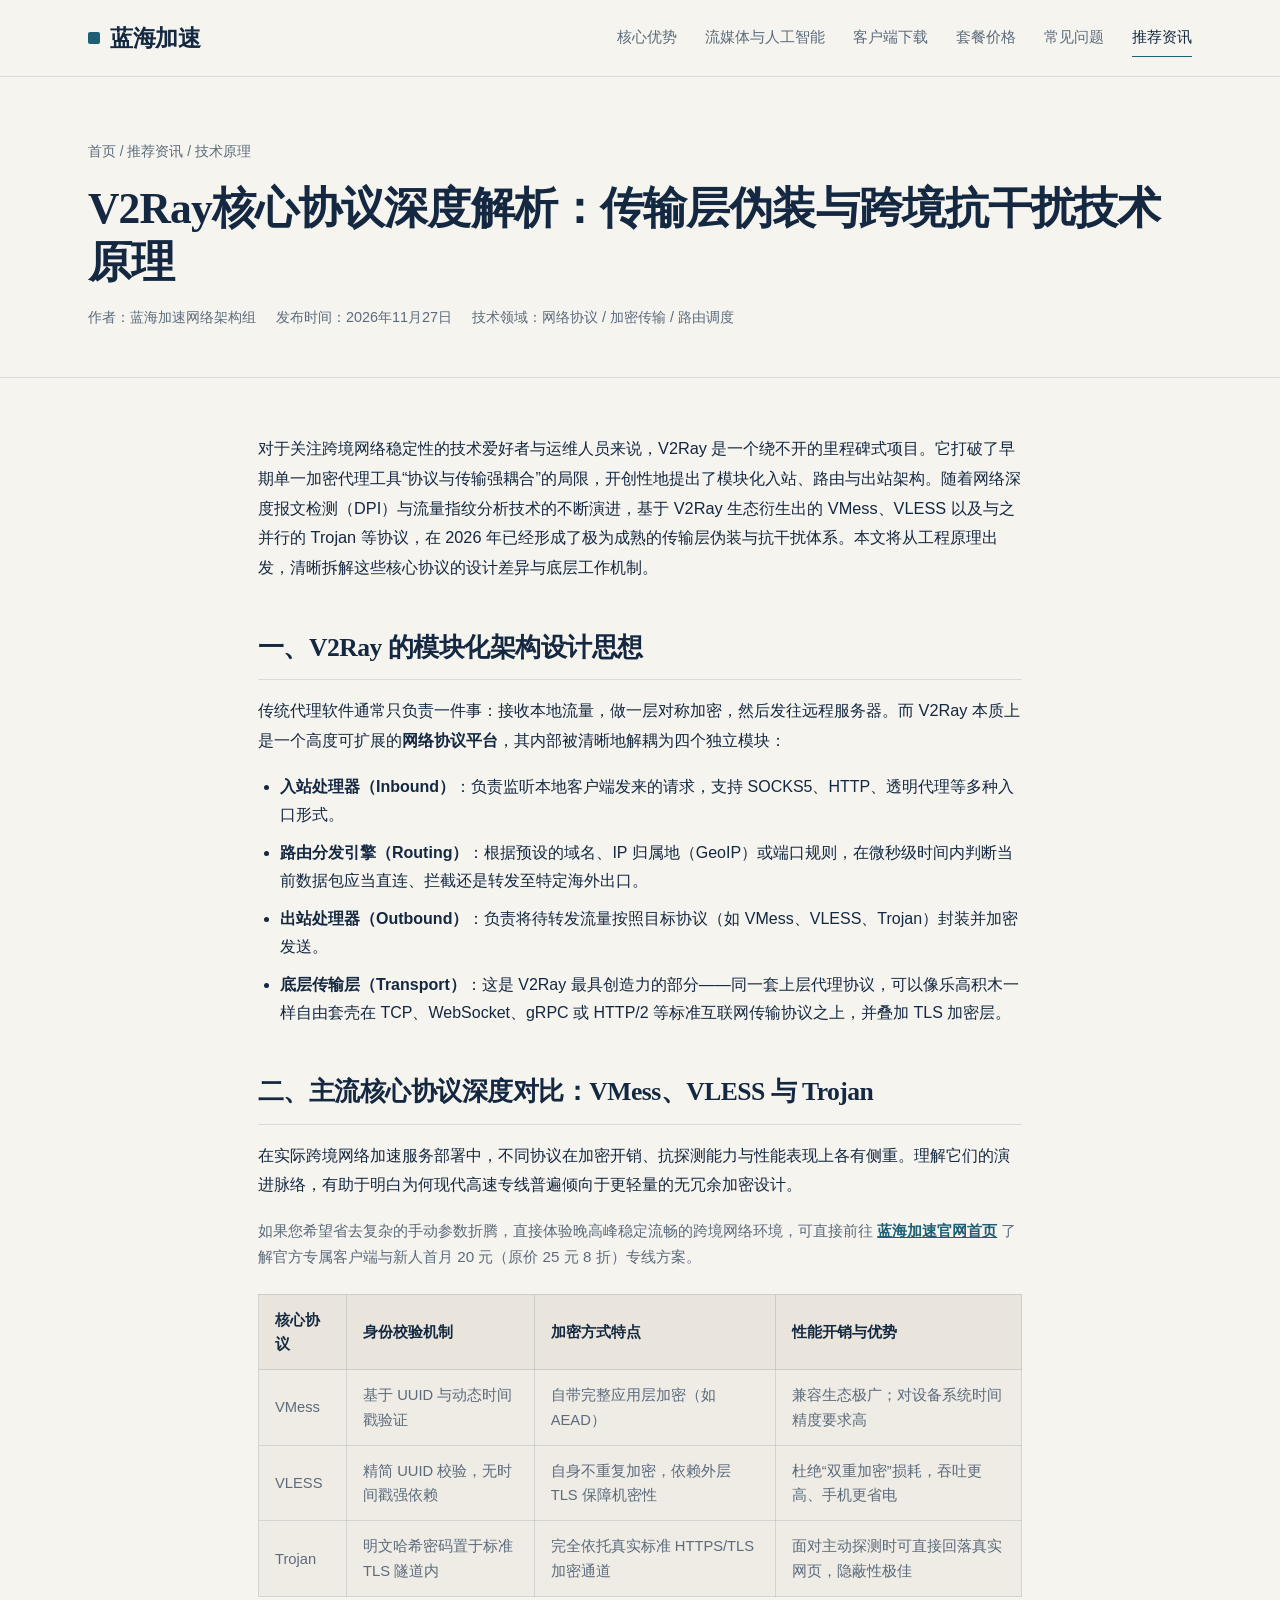
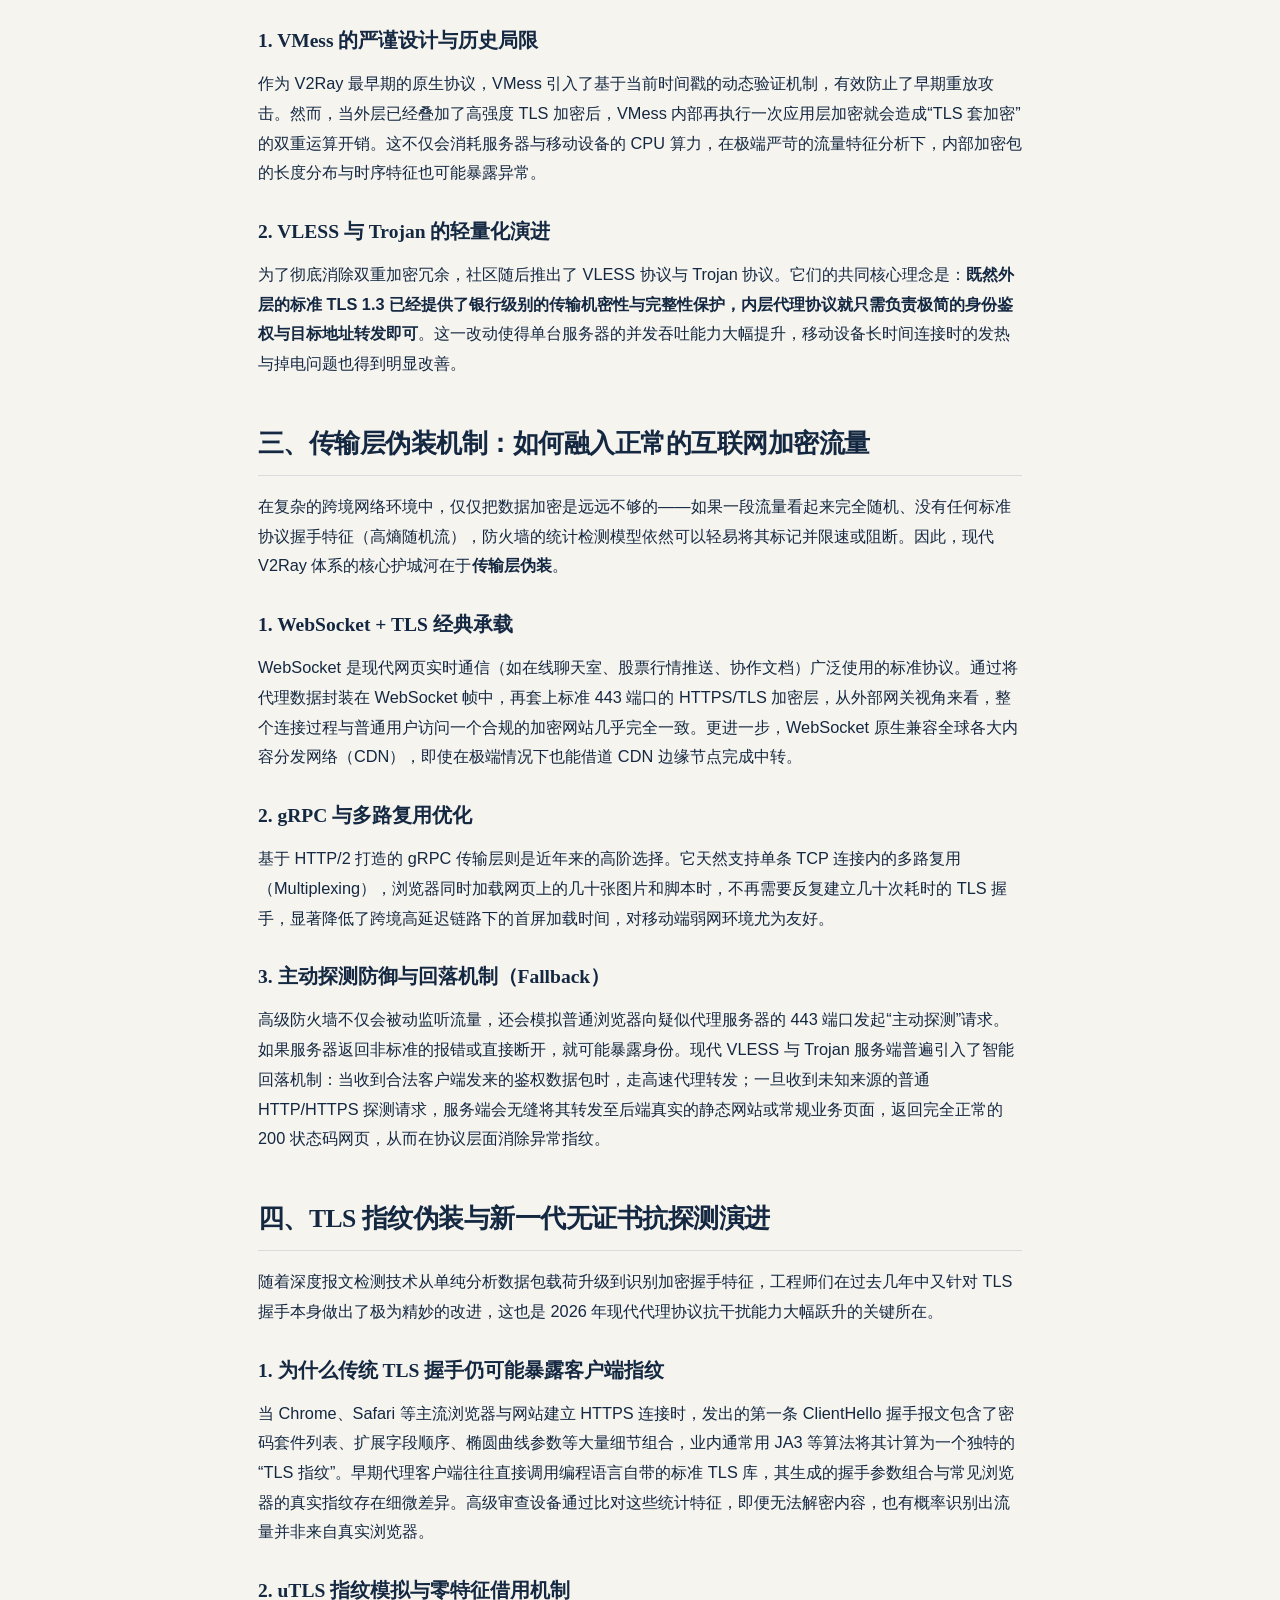
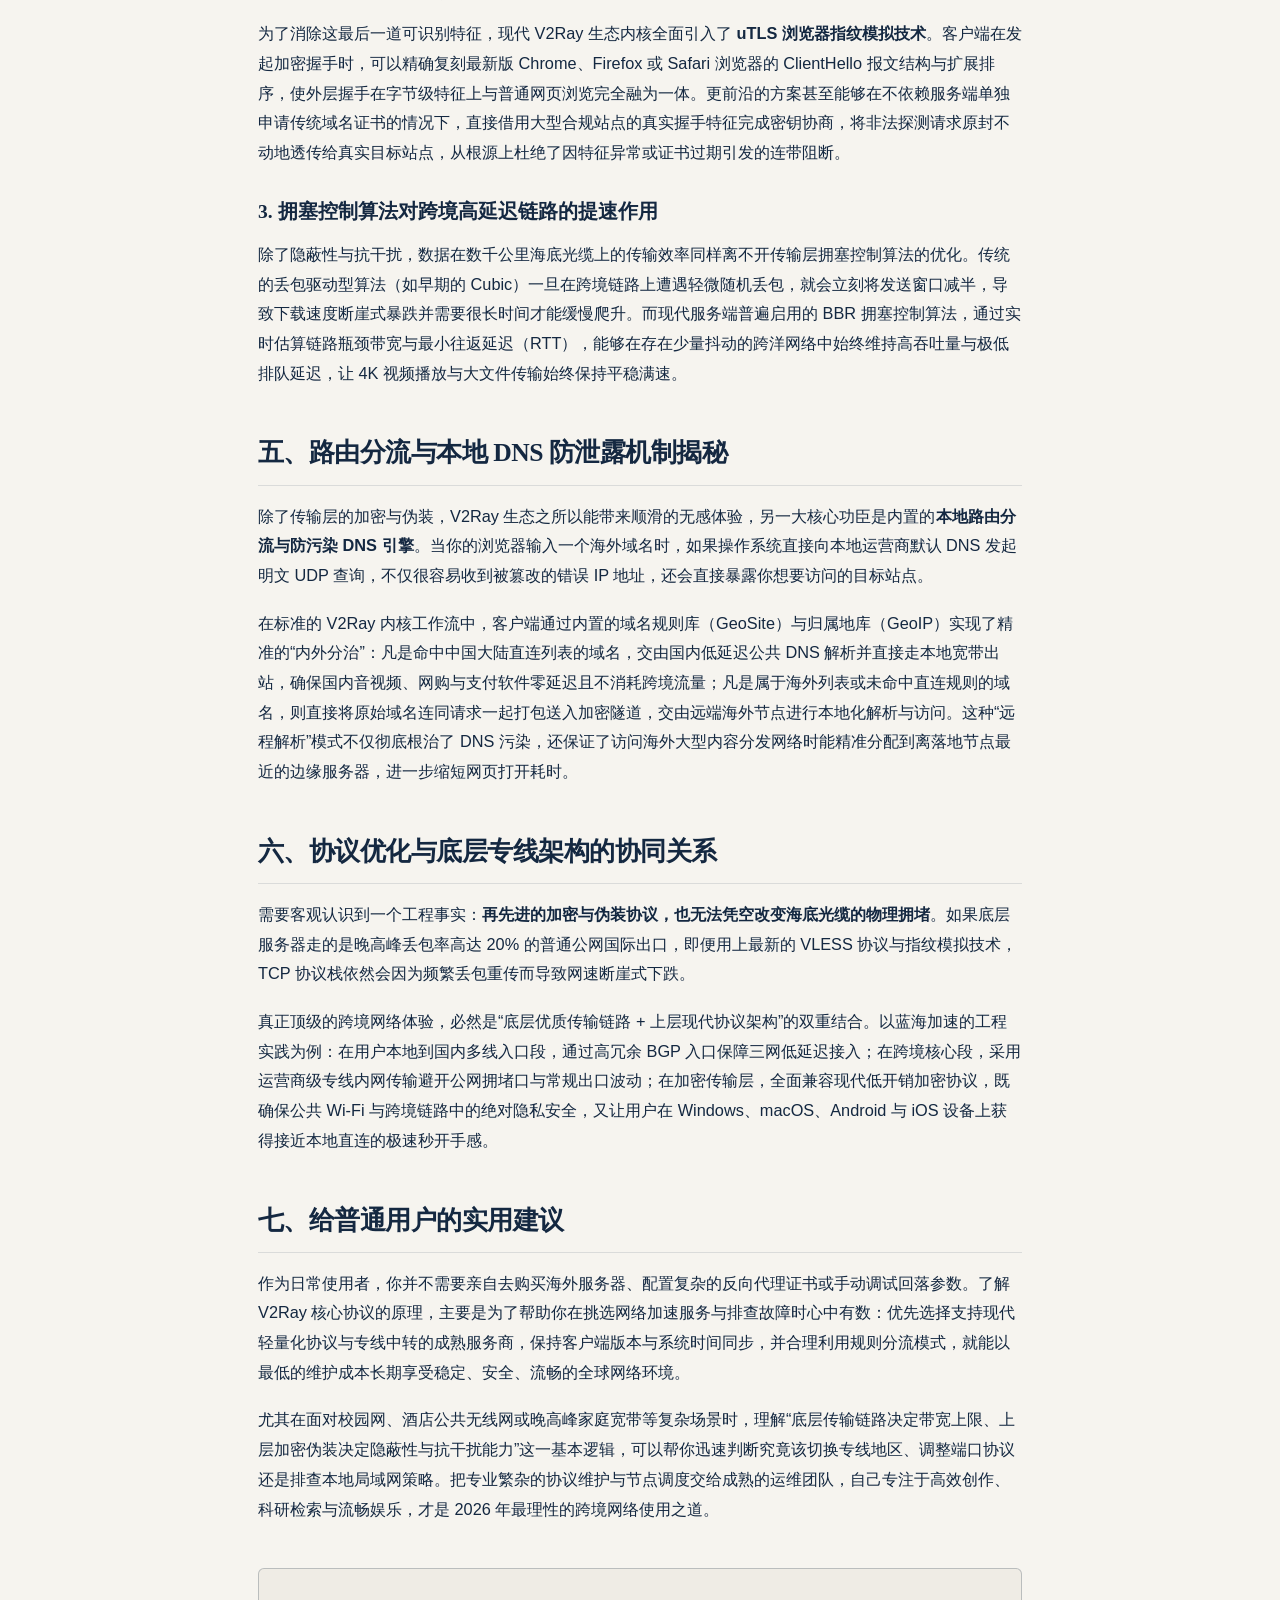
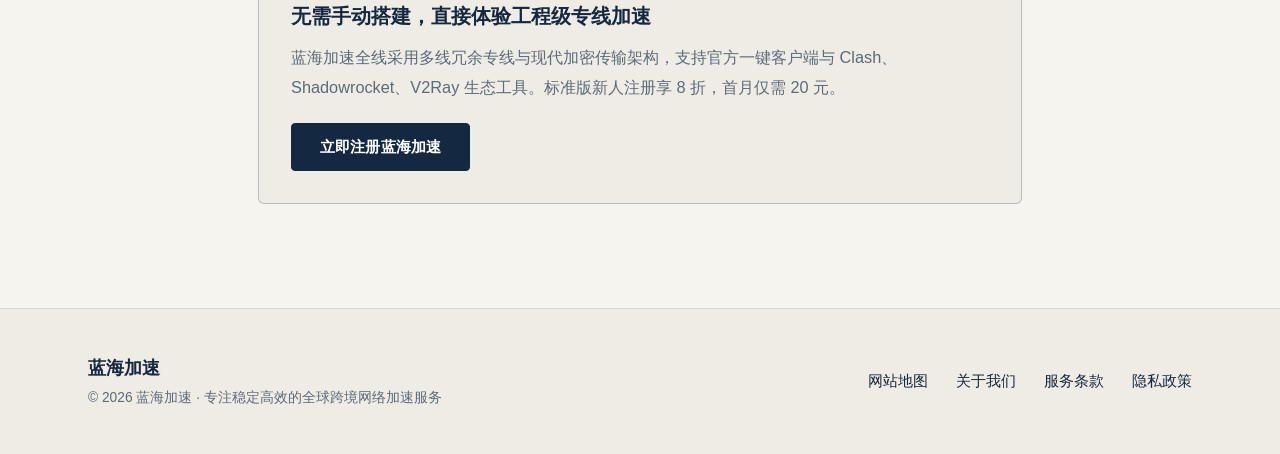
<file: articles/v2ray-xieyi-yuanli-duibi.html>
<!DOCTYPE html>
<html lang="zh-CN">
<head>
  <meta charset="UTF-8">
  <meta name="viewport" content="width=device-width, initial-scale=1.0">
  <title>V2Ray核心协议深度解析：传输层伪装与跨境抗干扰技术原理 - 蓝海加速</title>
  <meta name="description" content="深入浅出解析V2Ray核心架构与VMess、VLESS、Trojan等现代代理协议演进逻辑，详解TLS传输层伪装、WebSocket与gRPC承载机制及跨境网络抗干扰原理。">
  <meta name="keywords" content="V2Ray协议解析,VMess与VLESS对比,传输层伪装,TLS抗干扰原理,跨境网络技术,蓝海加速">
  <link rel="canonical" href="https://lanhaijiasu.cfd/articles/v2ray-xieyi-yuanli-duibi.html">
  <meta property="og:title" content="V2Ray核心协议深度解析：传输层伪装与跨境抗干扰技术原理">
  <meta property="og:description" content="从模块化架构到现代无特征伪装技术，全面剖析V2Ray核心协议与跨境稳定传输背后的工程原理。">
  <meta property="og:image" content="https://lanhaijiasu.cfd/assets/og-cover.svg">
  <meta property="og:url" content="https://lanhaijiasu.cfd/articles/v2ray-xieyi-yuanli-duibi.html">
  <meta property="og:type" content="article">
  <link rel="stylesheet" href="../assets/style.css">
  <script type="application/ld+json">
  {
    "@context": "https://schema.org",
    "@type": "Article",
    "headline": "V2Ray核心协议深度解析：传输层伪装与跨境抗干扰技术原理",
    "description": "全面解析V2Ray及其衍生协议体系的设计思想、传输层伪装机制与跨境抗干扰工程实践。",
    "image": "https://lanhaijiasu.cfd/assets/og-cover.svg",
    "datePublished": "2026-11-27",
    "dateModified": "2026-11-27",
    "author": {
      "@type": "Organization",
      "name": "蓝海加速网络架构组"
    },
    "publisher": {
      "@type": "Organization",
      "name": "蓝海加速",
      "logo": {
        "@type": "ImageObject",
        "url": "https://lanhaijiasu.cfd/assets/og-cover.svg"
      }
    },
    "mainEntityOfPage": "https://lanhaijiasu.cfd/articles/v2ray-xieyi-yuanli-duibi.html"
  }
  </script>
  <script type="application/ld+json">
  {
    "@context": "https://schema.org",
    "@type": "BreadcrumbList",
    "itemListElement": [
      { "@type": "ListItem", "position": 1, "name": "蓝海加速首页", "item": "https://lanhaijiasu.cfd/" },
      { "@type": "ListItem", "position": 2, "name": "推荐资讯", "item": "https://lanhaijiasu.cfd/zixun-7k2m.html" },
      { "@type": "ListItem", "position": 3, "name": "V2Ray核心协议深度解析：传输层伪装与跨境抗干扰技术原理", "item": "https://lanhaijiasu.cfd/articles/v2ray-xieyi-yuanli-duibi.html" }
    ]
  }
  </script>
</head>
<body>
  <header class="site-header">
    <div class="container header-inner">
      <a href="https://lanhaijiasu.cfd/" class="brand-link">
        <span class="brand-mark" aria-hidden="true"></span>
        <span>蓝海加速</span>
      </a>
      <nav class="site-nav" aria-label="主导航">
        <a href="../index.html#advantages">核心优势</a>
        <a href="../index.html#media-ai">流媒体与人工智能</a>
        <a href="../index.html#download">客户端下载</a>
        <a href="../index.html#pricing">套餐价格</a>
        <a href="../index.html#faq">常见问题</a>
        <a href="../zixun-7k2m.html" class="active">推荐资讯</a>
      </nav>
    </div>
  </header>

  <main>
    <section class="page-hero">
      <div class="container">
        <div class="breadcrumb"><a href="https://lanhaijiasu.cfd/">首页</a> / <a href="../zixun-7k2m.html">推荐资讯</a> / 技术原理</div>
        <h1>V2Ray核心协议深度解析：传输层伪装与跨境抗干扰技术原理</h1>
        <div class="page-meta">
          <span>作者：蓝海加速网络架构组</span>
          <span>发布时间：2026年11月27日</span>
          <span>技术领域：网络协议 / 加密传输 / 路由调度</span>
        </div>
      </div>
    </section>

    <section class="article-layout">
      <div class="container prose">
        <p>对于关注跨境网络稳定性的技术爱好者与运维人员来说，V2Ray 是一个绕不开的里程碑式项目。它打破了早期单一加密代理工具“协议与传输强耦合”的局限，开创性地提出了模块化入站、路由与出站架构。随着网络深度报文检测（DPI）与流量指纹分析技术的不断演进，基于 V2Ray 生态衍生出的 VMess、VLESS 以及与之并行的 Trojan 等协议，在 2026 年已经形成了极为成熟的传输层伪装与抗干扰体系。本文将从工程原理出发，清晰拆解这些核心协议的设计差异与底层工作机制。</p>

        <h2>一、V2Ray 的模块化架构设计思想</h2>
        <p>传统代理软件通常只负责一件事：接收本地流量，做一层对称加密，然后发往远程服务器。而 V2Ray 本质上是一个高度可扩展的<strong>网络协议平台</strong>，其内部被清晰地解耦为四个独立模块：</p>
        <ul>
          <li><strong>入站处理器（Inbound）</strong>：负责监听本地客户端发来的请求，支持 SOCKS5、HTTP、透明代理等多种入口形式。</li>
          <li><strong>路由分发引擎（Routing）</strong>：根据预设的域名、IP 归属地（GeoIP）或端口规则，在微秒级时间内判断当前数据包应当直连、拦截还是转发至特定海外出口。</li>
          <li><strong>出站处理器（Outbound）</strong>：负责将待转发流量按照目标协议（如 VMess、VLESS、Trojan）封装并加密发送。</li>
          <li><strong>底层传输层（Transport）</strong>：这是 V2Ray 最具创造力的部分——同一套上层代理协议，可以像乐高积木一样自由套壳在 TCP、WebSocket、gRPC 或 HTTP/2 等标准互联网传输协议之上，并叠加 TLS 加密层。</li>
        </ul>

        <h2>二、主流核心协议深度对比：VMess、VLESS 与 Trojan</h2>
        <p>在实际跨境网络加速服务部署中，不同协议在加密开销、抗探测能力与性能表现上各有侧重。理解它们的演进脉络，有助于明白为何现代高速专线普遍倾向于更轻量的无冗余加密设计。</p>
<p style="margin:0 0 12px;font-size:0.95rem;color:#5B6B7C;line-height:1.7;">如果您希望省去复杂的手动参数折腾，直接体验晚高峰稳定流畅的跨境网络环境，可直接前往 <a href="https://lanhaijiasu.cfd/" style="color:#1E5F74;font-weight:600;text-decoration:underline;">蓝海加速官网首页</a> 了解官方专属客户端与新人首月 20 元（原价 25 元 8 折）专线方案。</p>

        <div class="data-table-wrap">
          <table class="data-table">
            <thead>
              <tr>
                <th>核心协议</th>
                <th>身份校验机制</th>
                <th>加密方式特点</th>
                <th>性能开销与优势</th>
              </tr>
            </thead>
            <tbody>
              <tr>
                <td>VMess</td>
                <td>基于 UUID 与动态时间戳验证</td>
                <td>自带完整应用层加密（如 AEAD）</td>
                <td>兼容生态极广；对设备系统时间精度要求高</td>
              </tr>
              <tr>
                <td>VLESS</td>
                <td>精简 UUID 校验，无时间戳强依赖</td>
                <td>自身不重复加密，依赖外层 TLS 保障机密性</td>
                <td>杜绝“双重加密”损耗，吞吐更高、手机更省电</td>
              </tr>
              <tr>
                <td>Trojan</td>
                <td>明文哈希密码置于标准 TLS 隧道内</td>
                <td>完全依托真实标准 HTTPS/TLS 加密通道</td>
                <td>面对主动探测时可直接回落真实网页，隐蔽性极佳</td>
              </tr>
            </tbody>
          </table>
        </div>

        <h3>1. VMess 的严谨设计与历史局限</h3>
        <p>作为 V2Ray 最早期的原生协议，VMess 引入了基于当前时间戳的动态验证机制，有效防止了早期重放攻击。然而，当外层已经叠加了高强度 TLS 加密后，VMess 内部再执行一次应用层加密就会造成“TLS 套加密”的双重运算开销。这不仅会消耗服务器与移动设备的 CPU 算力，在极端严苛的流量特征分析下，内部加密包的长度分布与时序特征也可能暴露异常。</p>

        <h3>2. VLESS 与 Trojan 的轻量化演进</h3>
        <p>为了彻底消除双重加密冗余，社区随后推出了 VLESS 协议与 Trojan 协议。它们的共同核心理念是：<strong>既然外层的标准 TLS 1.3 已经提供了银行级别的传输机密性与完整性保护，内层代理协议就只需负责极简的身份鉴权与目标地址转发即可</strong>。这一改动使得单台服务器的并发吞吐能力大幅提升，移动设备长时间连接时的发热与掉电问题也得到明显改善。</p>

        <h2>三、传输层伪装机制：如何融入正常的互联网加密流量</h2>
        <p>在复杂的跨境网络环境中，仅仅把数据加密是远远不够的——如果一段流量看起来完全随机、没有任何标准协议握手特征（高熵随机流），防火墙的统计检测模型依然可以轻易将其标记并限速或阻断。因此，现代 V2Ray 体系的核心护城河在于<strong>传输层伪装</strong>。</p>
        <h3>1. WebSocket + TLS 经典承载</h3>
        <p>WebSocket 是现代网页实时通信（如在线聊天室、股票行情推送、协作文档）广泛使用的标准协议。通过将代理数据封装在 WebSocket 帧中，再套上标准 443 端口的 HTTPS/TLS 加密层，从外部网关视角来看，整个连接过程与普通用户访问一个合规的加密网站几乎完全一致。更进一步，WebSocket 原生兼容全球各大内容分发网络（CDN），即使在极端情况下也能借道 CDN 边缘节点完成中转。</p>
        <h3>2. gRPC 与多路复用优化</h3>
        <p>基于 HTTP/2 打造的 gRPC 传输层则是近年来的高阶选择。它天然支持单条 TCP 连接内的多路复用（Multiplexing），浏览器同时加载网页上的几十张图片和脚本时，不再需要反复建立几十次耗时的 TLS 握手，显著降低了跨境高延迟链路下的首屏加载时间，对移动端弱网环境尤为友好。</p>
        <h3>3. 主动探测防御与回落机制（Fallback）</h3>
        <p>高级防火墙不仅会被动监听流量，还会模拟普通浏览器向疑似代理服务器的 443 端口发起“主动探测”请求。如果服务器返回非标准的报错或直接断开，就可能暴露身份。现代 VLESS 与 Trojan 服务端普遍引入了智能回落机制：当收到合法客户端发来的鉴权数据包时，走高速代理转发；一旦收到未知来源的普通 HTTP/HTTPS 探测请求，服务端会无缝将其转发至后端真实的静态网站或常规业务页面，返回完全正常的 200 状态码网页，从而在协议层面消除异常指纹。</p>

        <h2>四、TLS 指纹伪装与新一代无证书抗探测演进</h2>
        <p>随着深度报文检测技术从单纯分析数据包载荷升级到识别加密握手特征，工程师们在过去几年中又针对 TLS 握手本身做出了极为精妙的改进，这也是 2026 年现代代理协议抗干扰能力大幅跃升的关键所在。</p>
        <h3>1. 为什么传统 TLS 握手仍可能暴露客户端指纹</h3>
        <p>当 Chrome、Safari 等主流浏览器与网站建立 HTTPS 连接时，发出的第一条 ClientHello 握手报文包含了密码套件列表、扩展字段顺序、椭圆曲线参数等大量细节组合，业内通常用 JA3 等算法将其计算为一个独特的“TLS 指纹”。早期代理客户端往往直接调用编程语言自带的标准 TLS 库，其生成的握手参数组合与常见浏览器的真实指纹存在细微差异。高级审查设备通过比对这些统计特征，即便无法解密内容，也有概率识别出流量并非来自真实浏览器。</p>
        <h3>2. uTLS 指纹模拟与零特征借用机制</h3>
        <p>为了消除这最后一道可识别特征，现代 V2Ray 生态内核全面引入了 <strong>uTLS 浏览器指纹模拟技术</strong>。客户端在发起加密握手时，可以精确复刻最新版 Chrome、Firefox 或 Safari 浏览器的 ClientHello 报文结构与扩展排序，使外层握手在字节级特征上与普通网页浏览完全融为一体。更前沿的方案甚至能够在不依赖服务端单独申请传统域名证书的情况下，直接借用大型合规站点的真实握手特征完成密钥协商，将非法探测请求原封不动地透传给真实目标站点，从根源上杜绝了因特征异常或证书过期引发的连带阻断。</p>
        <h3>3. 拥塞控制算法对跨境高延迟链路的提速作用</h3>
        <p>除了隐蔽性与抗干扰，数据在数千公里海底光缆上的传输效率同样离不开传输层拥塞控制算法的优化。传统的丢包驱动型算法（如早期的 Cubic）一旦在跨境链路上遭遇轻微随机丢包，就会立刻将发送窗口减半，导致下载速度断崖式暴跌并需要很长时间才能缓慢爬升。而现代服务端普遍启用的 BBR 拥塞控制算法，通过实时估算链路瓶颈带宽与最小往返延迟（RTT），能够在存在少量抖动的跨洋网络中始终维持高吞吐量与极低排队延迟，让 4K 视频播放与大文件传输始终保持平稳满速。</p>

        <h2>五、路由分流与本地 DNS 防泄露机制揭秘</h2>
        <p>除了传输层的加密与伪装，V2Ray 生态之所以能带来顺滑的无感体验，另一大核心功臣是内置的<strong>本地路由分流与防污染 DNS 引擎</strong>。当你的浏览器输入一个海外域名时，如果操作系统直接向本地运营商默认 DNS 发起明文 UDP 查询，不仅很容易收到被篡改的错误 IP 地址，还会直接暴露你想要访问的目标站点。</p>
        <p>在标准的 V2Ray 内核工作流中，客户端通过内置的域名规则库（GeoSite）与归属地库（GeoIP）实现了精准的“内外分治”：凡是命中中国大陆直连列表的域名，交由国内低延迟公共 DNS 解析并直接走本地宽带出站，确保国内音视频、网购与支付软件零延迟且不消耗跨境流量；凡是属于海外列表或未命中直连规则的域名，则直接将原始域名连同请求一起打包送入加密隧道，交由远端海外节点进行本地化解析与访问。这种“远程解析”模式不仅彻底根治了 DNS 污染，还保证了访问海外大型内容分发网络时能精准分配到离落地节点最近的边缘服务器，进一步缩短网页打开耗时。</p>

        <h2>六、协议优化与底层专线架构的协同关系</h2>
        <p>需要客观认识到一个工程事实：<strong>再先进的加密与伪装协议，也无法凭空改变海底光缆的物理拥堵</strong>。如果底层服务器走的是晚高峰丢包率高达 20% 的普通公网国际出口，即便用上最新的 VLESS 协议与指纹模拟技术，TCP 协议栈依然会因为频繁丢包重传而导致网速断崖式下跌。</p>
        <p>真正顶级的跨境网络体验，必然是“底层优质传输链路 + 上层现代协议架构”的双重结合。以蓝海加速的工程实践为例：在用户本地到国内多线入口段，通过高冗余 BGP 入口保障三网低延迟接入；在跨境核心段，采用运营商级专线内网传输避开公网拥堵口与常规出口波动；在加密传输层，全面兼容现代低开销加密协议，既确保公共 Wi-Fi 与跨境链路中的绝对隐私安全，又让用户在 Windows、macOS、Android 与 iOS 设备上获得接近本地直连的极速秒开手感。</p>

        <h2>七、给普通用户的实用建议</h2>
        <p>作为日常使用者，你并不需要亲自去购买海外服务器、配置复杂的反向代理证书或手动调试回落参数。了解 V2Ray 核心协议的原理，主要是为了帮助你在挑选网络加速服务与排查故障时心中有数：优先选择支持现代轻量化协议与专线中转的成熟服务商，保持客户端版本与系统时间同步，并合理利用规则分流模式，就能以最低的维护成本长期享受稳定、安全、流畅的全球网络环境。</p>
        <p>尤其在面对校园网、酒店公共无线网或晚高峰家庭宽带等复杂场景时，理解“底层传输链路决定带宽上限、上层加密伪装决定隐蔽性与抗干扰能力”这一基本逻辑，可以帮你迅速判断究竟该切换专线地区、调整端口协议还是排查本地局域网策略。把专业繁杂的协议维护与节点调度交给成熟的运维团队，自己专注于高效创作、科研检索与流畅娱乐，才是 2026 年最理性的跨境网络使用之道。</p>

        <div class="cta-box">
          <h3>无需手动搭建，直接体验工程级专线加速</h3>
          <p>蓝海加速全线采用多线冗余专线与现代加密传输架构，支持官方一键客户端与 Clash、Shadowrocket、V2Ray 生态工具。标准版新人注册享 8 折，首月仅需 20 元。</p>
          <a href="https://cola.flyvaff.com/#/register/?code=ZUwI0gXX" class="btn btn-primary" rel="nofollow" target="_blank">立即注册蓝海加速</a>
        </div>
      </div>
    </section>
  </main>

  <footer class="site-footer">
    <div class="container footer-inner">
      <div>
        <div class="footer-brand">蓝海加速</div>
        <div class="footer-copy">© 2026 蓝海加速 · 专注稳定高效的全球跨境网络加速服务</div>
      </div>
      <nav class="footer-links" aria-label="页脚导航">
        <a href="../sitemap.html" target="_blank">网站地图</a>
        <a href="../about.html" target="_blank">关于我们</a>
        <a href="../terms.html" target="_blank">服务条款</a>
        <a href="../privacy.html" target="_blank">隐私政策</a>
      </nav>
    </div>
  </footer>
</body>
</html>
</file>
<file: assets/style.css>
/* 蓝海加速 · 北欧海岸建筑与静谧编辑奢华风 */
:root {
  --bg-page: #F6F4EF;
  --bg-card: #EFECE5;
  --bg-card-alt: #E9E5DC;
  --ink-primary: #142841;
  --ink-secondary: #5B6B7C;
  --accent: #1E5F74;
  --accent-hover: #154656;
  --border-hairline: rgba(20, 40, 65, 0.12);
  --border-strong: rgba(20, 40, 65, 0.24);
  --white: #FFFFFF;
  --radius-sm: 4px;
  --radius-md: 6px;
  --font-serif: 'Instrument Serif', 'Noto Serif SC', 'Songti SC', Georgia, serif;
  --font-sans: 'Plus Jakarta Sans', 'Noto Sans SC', 'PingFang SC', 'Microsoft YaHei', sans-serif;
  --max-width: 1160px;
}

*, *::before, *::after {
  box-sizing: border-box;
  margin: 0;
  padding: 0;
}

html {
  scroll-behavior: smooth;
  font-size: 16px;
}

body {
  background-color: var(--bg-page);
  color: var(--ink-primary);
  font-family: var(--font-sans);
  line-height: 1.65;
  -webkit-font-smoothing: antialiased;
  text-rendering: optimizeLegibility;
}

img {
  max-width: 100%;
  height: auto;
  display: block;
}

a {
  color: var(--accent);
  text-decoration: none;
  transition: color 0.2s ease, background-color 0.2s ease, border-color 0.2s ease;
}

a:hover {
  color: var(--accent-hover);
}

.container {
  width: 100%;
  max-width: var(--max-width);
  margin: 0 auto;
  padding: 0 28px;
}

/* 页眉导航 */
.site-header {
  background-color: var(--bg-page);
  border-bottom: 1px solid var(--border-hairline);
  position: sticky;
  top: 0;
  z-index: 100;
}

.header-inner {
  display: flex;
  align-items: center;
  justify-content: space-between;
  min-height: 76px;
  gap: 24px;
}

.brand-link {
  display: inline-flex;
  align-items: center;
  gap: 10px;
  font-family: var(--font-serif);
  font-size: 1.45rem;
  font-weight: 700;
  letter-spacing: -0.02em;
  color: var(--ink-primary);
  white-space: nowrap;
}

.brand-mark {
  display: inline-block;
  width: 12px;
  height: 12px;
  background-color: var(--accent);
  border-radius: 2px;
}

.site-nav {
  display: flex;
  align-items: center;
  flex-wrap: wrap;
  gap: 28px;
}

.site-nav a {
  font-size: 0.94rem;
  font-weight: 500;
  color: var(--ink-secondary);
  padding: 6px 0;
  border-bottom: 1px solid transparent;
}

.site-nav a:hover,
.site-nav a.active {
  color: var(--ink-primary);
  border-bottom-color: var(--accent);
}

/* 按钮体系：零投影、实心深色与建筑细线 */
.btn {
  display: inline-flex;
  align-items: center;
  justify-content: center;
  padding: 13px 28px;
  border-radius: var(--radius-sm);
  font-size: 0.96rem;
  font-weight: 600;
  letter-spacing: 0.01em;
  cursor: pointer;
  border: 1px solid transparent;
  transition: background-color 0.2s ease, color 0.2s ease, border-color 0.2s ease;
  text-align: center;
  line-height: 1.3;
}

.btn-primary {
  background-color: var(--accent);
  color: var(--white);
  border-color: var(--accent);
}

.btn-primary:hover {
  background-color: var(--accent-hover);
  border-color: var(--accent-hover);
  color: var(--white);
}

.btn-outline {
  background-color: transparent;
  color: var(--ink-primary);
  border-color: var(--ink-primary);
}

.btn-outline:hover {
  background-color: var(--ink-primary);
  color: var(--white);
}

.btn-subtle {
  background-color: var(--bg-card);
  color: var(--ink-primary);
  border-color: var(--border-strong);
}

.btn-subtle:hover {
  background-color: var(--ink-primary);
  color: var(--white);
  border-color: var(--ink-primary);
}

.btn-block {
  width: 100%;
}

/* 主视觉区 Hero */
.hero {
  padding: 92px 0 84px;
  border-bottom: 1px solid var(--border-hairline);
}

.hero-grid {
  display: grid;
  grid-template-columns: 1.25fr 0.75fr;
  gap: 56px;
  align-items: center;
}

.hero-eyebrow {
  display: inline-block;
  font-size: 0.84rem;
  font-weight: 600;
  color: var(--accent);
  padding: 5px 12px;
  background-color: var(--bg-card);
  border: 1px solid var(--border-hairline);
  border-radius: var(--radius-sm);
  margin-bottom: 24px;
}

.hero h1 {
  font-family: var(--font-serif);
  font-size: clamp(2.2rem, 4.2vw, 3.35rem);
  font-weight: 700;
  line-height: 1.18;
  letter-spacing: -0.02em;
  color: var(--ink-primary);
  margin-bottom: 22px;
}

.hero-subtitle {
  font-size: 1.08rem;
  color: var(--ink-secondary);
  max-width: 600px;
  margin-bottom: 36px;
}

.hero-actions {
  display: flex;
  flex-wrap: wrap;
  gap: 16px;
  margin-bottom: 32px;
}

.hero-metrics {
  display: grid;
  grid-template-columns: repeat(3, 1fr);
  gap: 20px;
  padding-top: 28px;
  border-top: 1px solid var(--border-hairline);
}

.metric-item strong {
  display: block;
  font-family: var(--font-serif);
  font-size: 1.55rem;
  color: var(--ink-primary);
  letter-spacing: -0.02em;
}

.metric-item span {
  font-size: 0.86rem;
  color: var(--ink-secondary);
}

.hero-aside {
  background-color: var(--bg-card);
  border: 1px solid var(--border-hairline);
  border-radius: var(--radius-md);
  padding: 28px;
}

.hero-aside-title {
  font-family: var(--font-serif);
  font-size: 1.2rem;
  color: var(--ink-primary);
  margin-bottom: 14px;
  padding-bottom: 12px;
  border-bottom: 1px solid var(--border-hairline);
}

.hero-aside-list {
  list-style: none;
  display: flex;
  flex-direction: column;
  gap: 14px;
  margin-top: 16px;
}

.hero-aside-list li {
  display: flex;
  justify-content: space-between;
  align-items: baseline;
  font-size: 0.92rem;
  color: var(--ink-secondary);
  padding-bottom: 10px;
  border-bottom: 1px solid var(--border-hairline);
}

.hero-aside-list li:last-child {
  border-bottom: none;
  padding-bottom: 0;
}

.hero-aside-list strong {
  color: var(--ink-primary);
  font-weight: 600;
}

/* 通用区块 */
.section {
  padding: 84px 0;
  border-bottom: 1px solid var(--border-hairline);
}

.section-header {
  max-width: 680px;
  margin-bottom: 48px;
}

.section-label {
  display: inline-block;
  font-size: 0.82rem;
  font-weight: 600;
  color: var(--accent);
  margin-bottom: 10px;
}

.section-header h2 {
  font-family: var(--font-serif);
  font-size: clamp(1.75rem, 3vw, 2.35rem);
  font-weight: 700;
  letter-spacing: -0.02em;
  line-height: 1.25;
  color: var(--ink-primary);
  margin-bottom: 14px;
}

.section-header p {
  color: var(--ink-secondary);
  font-size: 1rem;
}

/* 网格与卡片 */
.grid-3 {
  display: grid;
  grid-template-columns: repeat(3, 1fr);
  gap: 24px;
}

.grid-2 {
  display: grid;
  grid-template-columns: repeat(2, 1fr);
  gap: 24px;
}

.grid-4 {
  display: grid;
  grid-template-columns: repeat(4, 1fr);
  gap: 20px;
}

.card {
  background-color: var(--bg-card);
  border: 1px solid var(--border-hairline);
  border-radius: var(--radius-md);
  padding: 28px;
  display: flex;
  flex-direction: column;
}

.card-media {
  margin-bottom: 20px;
  border: 1px solid var(--border-hairline);
  border-radius: var(--radius-sm);
  overflow: hidden;
  background-color: var(--bg-page);
}

.card h3 {
  font-family: var(--font-serif);
  font-size: 1.28rem;
  letter-spacing: -0.01em;
  color: var(--ink-primary);
  margin-bottom: 10px;
}

.card p {
  font-size: 0.94rem;
  color: var(--ink-secondary);
  flex-grow: 1;
}

/* 流媒体与人工智能板块 */
.feature-tags {
  display: flex;
  flex-wrap: wrap;
  gap: 8px;
  margin-top: 18px;
}

.tag {
  font-size: 0.82rem;
  color: var(--ink-primary);
  background-color: var(--bg-page);
  border: 1px solid var(--border-hairline);
  border-radius: var(--radius-sm);
  padding: 4px 10px;
}

/* 客户端下载卡片 */
.download-card {
  justify-content: space-between;
  gap: 16px;
}

.download-meta {
  font-size: 0.84rem;
  color: var(--accent);
  font-weight: 600;
  margin-bottom: 6px;
}

.download-note {
  font-size: 0.9rem;
  color: var(--ink-secondary);
  margin-bottom: 18px;
}

/* 套餐价格区 */
.promo-banner {
  background-color: var(--bg-card);
  border: 1px solid var(--accent);
  border-radius: var(--radius-sm);
  padding: 16px 24px;
  margin-bottom: 32px;
  display: flex;
  align-items: center;
  justify-content: space-between;
  flex-wrap: wrap;
  gap: 16px;
}

.promo-banner p {
  font-size: 0.98rem;
  color: var(--ink-primary);
}

.promo-banner strong {
  color: var(--accent);
}

.pricing-card {
  position: relative;
  justify-content: space-between;
}

.pricing-card.featured {
  background-color: var(--bg-page);
  border: 1px solid var(--accent);
}

.pricing-badge {
  display: inline-block;
  align-self: flex-start;
  font-size: 0.78rem;
  font-weight: 600;
  background-color: var(--accent);
  color: var(--white);
  padding: 3px 10px;
  border-radius: var(--radius-sm);
  margin-bottom: 14px;
}

.pricing-price {
  margin: 14px 0 6px;
  display: flex;
  align-items: baseline;
  gap: 8px;
}

.pricing-price .amount {
  font-family: var(--font-serif);
  font-size: 2.15rem;
  font-weight: 700;
  color: var(--ink-primary);
  letter-spacing: -0.02em;
}

.pricing-price .unit {
  font-size: 0.88rem;
  color: var(--ink-secondary);
}

.pricing-discount {
  font-size: 0.86rem;
  font-weight: 600;
  color: var(--accent);
  margin-bottom: 18px;
}

.pricing-list {
  list-style: none;
  margin: 18px 0 26px;
  padding-top: 18px;
  border-top: 1px solid var(--border-hairline);
  display: flex;
  flex-direction: column;
  gap: 10px;
  flex-grow: 1;
}

.pricing-list li {
  font-size: 0.9rem;
  color: var(--ink-secondary);
  padding-left: 16px;
  position: relative;
}

.pricing-list li::before {
  content: "—";
  position: absolute;
  left: 0;
  color: var(--accent);
}

/* 用户评价 */
.review-quote {
  font-size: 0.96rem;
  color: var(--ink-primary);
  margin-bottom: 20px;
  line-height: 1.75;
}

.review-author {
  padding-top: 14px;
  border-top: 1px solid var(--border-hairline);
  font-size: 0.86rem;
  color: var(--ink-secondary);
}

.review-author strong {
  color: var(--ink-primary);
  display: block;
}

/* 常见问题（纯原生 details） */
.faq-list {
  display: flex;
  flex-direction: column;
  gap: 12px;
  max-width: 880px;
}

.faq-item {
  background-color: var(--bg-card);
  border: 1px solid var(--border-hairline);
  border-radius: var(--radius-sm);
  padding: 20px 24px;
}

.faq-item summary {
  font-size: 1.04rem;
  font-weight: 600;
  color: var(--ink-primary);
  cursor: pointer;
  list-style: none;
  display: flex;
  justify-content: space-between;
  align-items: center;
  gap: 16px;
}

.faq-item summary::-webkit-details-marker {
  display: none;
}

.faq-item summary::after {
  content: "+";
  font-size: 1.25rem;
  color: var(--accent);
  font-weight: 400;
  flex-shrink: 0;
}

.faq-item[open] summary::after {
  content: "−";
}

.faq-answer {
  margin-top: 14px;
  padding-top: 14px;
  border-top: 1px solid var(--border-hairline);
  font-size: 0.95rem;
  color: var(--ink-secondary);
}

/* 子页面与文章排版 */
.page-hero {
  padding: 64px 0 48px;
  border-bottom: 1px solid var(--border-hairline);
}

.breadcrumb {
  font-size: 0.86rem;
  color: var(--ink-secondary);
  margin-bottom: 18px;
}

.breadcrumb a {
  color: var(--ink-secondary);
}

.breadcrumb a:hover {
  color: var(--ink-primary);
}

.page-hero h1 {
  font-family: var(--font-serif);
  font-size: clamp(1.9rem, 3.4vw, 2.75rem);
  font-weight: 700;
  letter-spacing: -0.02em;
  line-height: 1.24;
  color: var(--ink-primary);
  margin-bottom: 16px;
}

.page-meta {
  font-size: 0.9rem;
  color: var(--ink-secondary);
  display: flex;
  flex-wrap: wrap;
  gap: 20px;
}

.article-layout {
  padding: 56px 0 84px;
}

.prose {
  max-width: 820px;
  margin: 0 auto;
}

.prose h2 {
  font-family: var(--font-serif);
  font-size: 1.6rem;
  letter-spacing: -0.02em;
  color: var(--ink-primary);
  margin: 44px 0 16px;
  padding-bottom: 10px;
  border-bottom: 1px solid var(--border-hairline);
}

.prose h3 {
  font-family: var(--font-serif);
  font-size: 1.22rem;
  color: var(--ink-primary);
  margin: 28px 0 12px;
}

.prose p {
  margin-bottom: 18px;
  color: var(--ink-primary);
  font-size: 1.02rem;
  line-height: 1.82;
}

.prose ul, .prose ol {
  margin: 0 0 22px 22px;
  color: var(--ink-primary);
}

.prose li {
  margin-bottom: 10px;
  line-height: 1.75;
}

.prose blockquote {
  background-color: var(--bg-card);
  border-left: 3px solid var(--accent);
  padding: 18px 22px;
  margin: 24px 0;
  color: var(--ink-secondary);
  border-radius: 0 var(--radius-sm) var(--radius-sm) 0;
}

.data-table-wrap {
  width: 100%;
  overflow-x: auto;
  margin: 24px 0 28px;
}

.data-table {
  width: 100%;
  border-collapse: collapse;
  background-color: var(--bg-card);
  border: 1px solid var(--border-hairline);
  font-size: 0.92rem;
}

.data-table th,
.data-table td {
  padding: 13px 16px;
  text-align: left;
  border-bottom: 1px solid var(--border-hairline);
  border-right: 1px solid var(--border-hairline);
}

.data-table th {
  background-color: var(--bg-card-alt);
  color: var(--ink-primary);
  font-weight: 600;
}

.data-table td {
  color: var(--ink-secondary);
}

.cta-box {
  background-color: var(--bg-card);
  border: 1px solid var(--border-strong);
  border-radius: var(--radius-md);
  padding: 32px;
  margin: 44px 0 20px;
}

.cta-box h3 {
  margin-top: 0;
  margin-bottom: 10px;
}

.cta-box p {
  color: var(--ink-secondary);
  margin-bottom: 20px;
}

/* 资讯列表 */
.article-list-grid {
  display: grid;
  grid-template-columns: repeat(2, 1fr);
  gap: 24px;
}

.article-card {
  background-color: var(--bg-card);
  border: 1px solid var(--border-hairline);
  border-radius: var(--radius-md);
  padding: 28px;
  display: flex;
  flex-direction: column;
  justify-content: space-between;
  gap: 16px;
}

.article-card-meta {
  font-size: 0.84rem;
  color: var(--accent);
  font-weight: 600;
}

.article-card h2 {
  font-family: var(--font-serif);
  font-size: 1.32rem;
  line-height: 1.35;
  letter-spacing: -0.01em;
}

.article-card h2 a {
  color: var(--ink-primary);
}

.article-card h2 a:hover {
  color: var(--accent);
}

.article-card p {
  font-size: 0.94rem;
  color: var(--ink-secondary);
}

/* 网站地图列表 */
.sitemap-grid {
  display: grid;
  grid-template-columns: repeat(2, 1fr);
  gap: 28px;
}

.sitemap-list {
  list-style: none;
  display: flex;
  flex-direction: column;
  gap: 12px;
  margin-top: 14px;
}

.sitemap-list li {
  padding-bottom: 10px;
  border-bottom: 1px solid var(--border-hairline);
}

/* 页脚（严格 4 个标题链接） */
.site-footer {
  background-color: var(--bg-card);
  border-top: 1px solid var(--border-hairline);
  padding: 44px 0;
}

.footer-inner {
  display: flex;
  align-items: center;
  justify-content: space-between;
  flex-wrap: wrap;
  gap: 24px;
}

.footer-brand {
  font-family: var(--font-serif);
  font-size: 1.15rem;
  font-weight: 700;
  color: var(--ink-primary);
}

.footer-copy {
  font-size: 0.86rem;
  color: var(--ink-secondary);
  margin-top: 4px;
}

.footer-links {
  display: flex;
  align-items: center;
  flex-wrap: wrap;
  gap: 28px;
}

.footer-links a {
  font-size: 0.94rem;
  font-weight: 500;
  color: var(--ink-primary);
}

.footer-links a:hover {
  color: var(--accent);
}

/* 响应式适配 */
@media (max-width: 980px) {
  .hero-grid,
  .grid-4 {
    grid-template-columns: repeat(2, 1fr);
  }
  .grid-3 {
    grid-template-columns: repeat(2, 1fr);
  }
}

@media (max-width: 720px) {
  .container {
    padding: 0 20px;
  }
  .header-inner {
    flex-direction: column;
    align-items: flex-start;
    padding: 16px 0;
    gap: 12px;
  }
  .site-nav {
    gap: 14px 20px;
  }
  .hero {
    padding: 56px 0 52px;
  }
  .hero-grid,
  .grid-4,
  .grid-3,
  .grid-2,
  .article-list-grid,
  .sitemap-grid {
    grid-template-columns: 1fr;
  }
  .hero-actions {
    flex-direction: column;
  }
  .hero-actions .btn {
    width: 100%;
    padding: 15px 24px;
  }
  .hero-metrics {
    grid-template-columns: repeat(3, 1fr);
    gap: 12px;
  }
  .section {
    padding: 56px 0;
  }
  .footer-inner {
    flex-direction: column;
    align-items: flex-start;
  }
  .footer-links {
    gap: 16px 24px;
  }
}


/* ===== 风格 1 深度精修：北欧海岸建筑与静谧编辑奢华 ===== */
.hero {
  padding: 108px 0 92px;
  border-bottom: 1px solid var(--border-hairline);
  background: linear-gradient(180deg, #F6F4EF 0%, #F1EEE7 100%);
}
.hero h1 {
  font-family: var(--font-serif);
  font-size: clamp(2.35rem, 4.2vw, 3.35rem);
  line-height: 1.18;
  letter-spacing: -0.025em;
  font-weight: 700;
}
.section {
  padding: 96px 0;
  border-bottom: 1px solid var(--border-hairline);
}
.section-header h2 {
  font-family: var(--font-serif);
  font-size: clamp(1.85rem, 3vw, 2.45rem);
  letter-spacing: -0.02em;
}
.card, .hero-aside {
  box-shadow: none !important;
  border-radius: 5px;
  border: 1px solid rgba(20, 40, 65, 0.13);
  transition: background-color 0.2s ease, border-color 0.2s ease;
}
.card:hover {
  border-color: rgba(30, 95, 116, 0.38);
  background-color: #EAE6DC;
}
.pricing-card.featured {
  background-color: #FFFFFF;
  border: 1.5px solid var(--accent);
}
.btn-primary {
  background-color: var(--ink-primary);
  color: #FFFFFF;
  border: 1px solid var(--ink-primary);
  border-radius: 4px;
  transition: background-color 0.2s ease, border-color 0.2s ease, transform 0.2s ease;
}
.btn-primary:hover {
  background-color: var(--accent);
  border-color: var(--accent);
  color: #FFFFFF;
}
</file>
